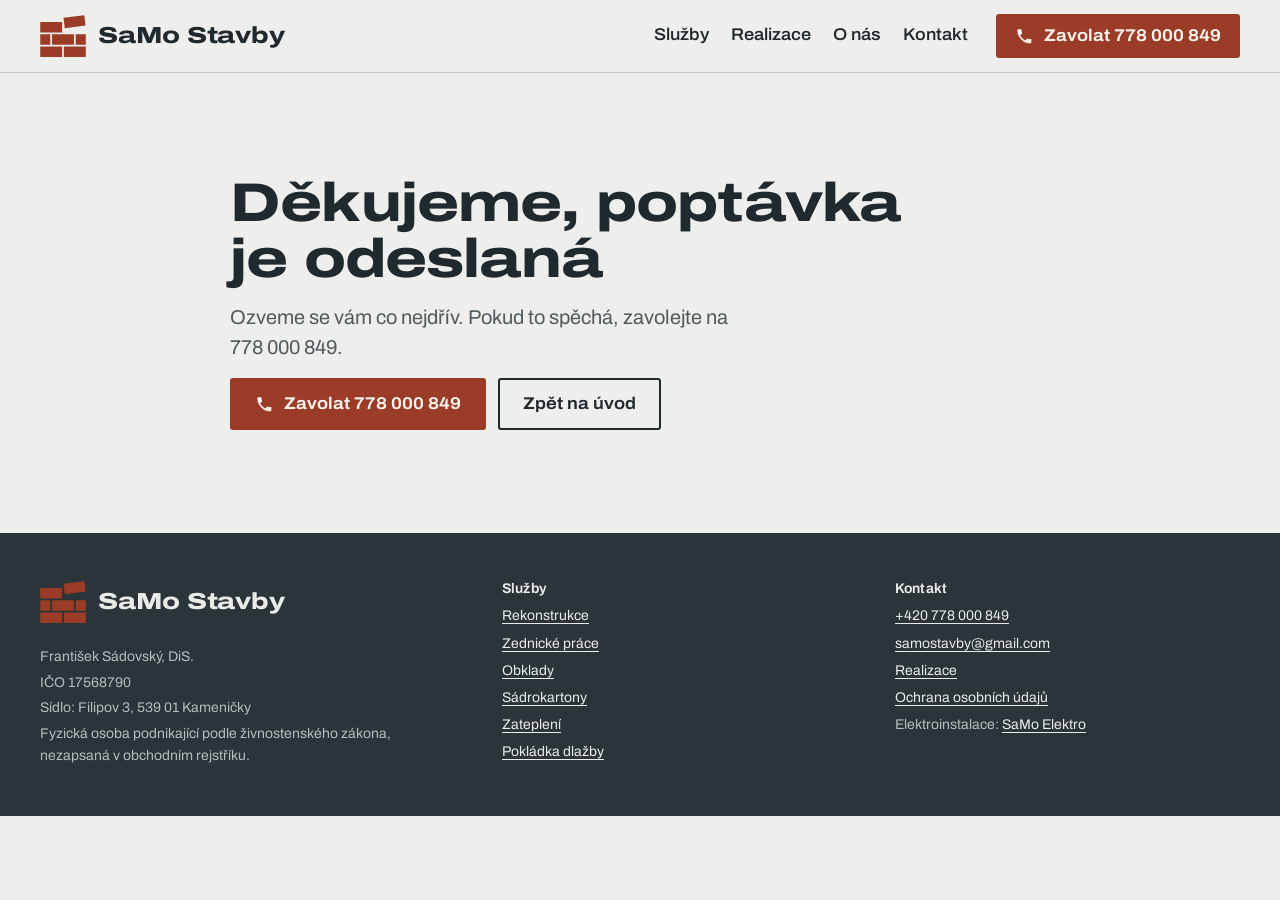
<file: dekujeme.html>
<!doctype html>
<html lang="cs">
<head>
<meta charset="utf-8">
<meta name="viewport" content="width=device-width, initial-scale=1, viewport-fit=cover">
<title>Poptávka odeslána | SaMo Stavby</title>
<meta name="description" content="Ozveme se vám co nejdřív. Pokud to spěchá, zavolejte na 778 000 849.">
<meta name="robots" content="noindex">
<link rel="canonical" href="https://samostavby.cz/dekujeme">
<meta property="og:type" content="website">
<meta property="og:locale" content="cs_CZ">
<meta property="og:site_name" content="SaMo Stavby">
<meta property="og:title" content="Poptávka odeslána | SaMo Stavby">
<meta property="og:description" content="Ozveme se vám co nejdřív. Pokud to spěchá, zavolejte na 778 000 849.">
<meta property="og:url" content="https://samostavby.cz/dekujeme">
<meta property="og:image" content="https://samostavby.cz/assets/img/og.png">
<meta property="og:image:width" content="1200">
<meta property="og:image:height" content="630">
<meta name="twitter:card" content="summary_large_image">
<meta name="theme-color" content="#eeefec" media="(prefers-color-scheme: light)">
<meta name="theme-color" content="#1c2226" media="(prefers-color-scheme: dark)">
<link rel="icon" href="/favicon.ico" sizes="48x48">
<link rel="icon" href="/assets/img/favicon-192.png" sizes="192x192" type="image/png">
<link rel="icon" href="/assets/img/favicon.svg" type="image/svg+xml">
<link rel="apple-touch-icon" href="/assets/img/apple-touch-icon.png">
<link rel="preload" href="assets/fonts/archivo-var.woff2" as="font" type="font/woff2" crossorigin>
<link rel="stylesheet" href="assets/css/site.css">
</head>
<body>
<a class="skip-link" href="#obsah">Přeskočit na obsah</a>
<header class="site-header">
  <div class="wrap header-inner">
    <a class="brand" href="/home" aria-label="SaMo Stavby, úvodní stránka">
      <svg class="brand-mark" viewBox="0 -8 52 48" aria-hidden="true" focusable="false"><rect x="0" y="0" width="25" height="12"/><rect x="28" y="-5" width="24" height="12" transform="rotate(-7 28 7)"/><rect x="0" y="14" width="11.5" height="12"/><rect x="13.5" y="14" width="25" height="12"/><rect x="40.5" y="14" width="11.5" height="12"/><rect x="0" y="28" width="25" height="12"/><rect x="27" y="28" width="25" height="12"/></svg>
      <span class="brand-text"><span class="brand-name">SaMo Stavby</span></span>
    </a>
    <nav class="main-nav" aria-label="Hlavní menu">
      <a href="/home#sluzby">Služby</a>
      <a href="/realizace">Realizace</a>
      <a href="/home#o-nas">O nás</a>
      <a href="/kontakt">Kontakt</a>
    </nav>
    <a class="btn btn--brick header-call" href="tel:+420778000849"><svg viewBox="0 0 24 24" aria-hidden="true" focusable="false"><path fill="currentColor" d="M6.6 10.8a15.1 15.1 0 0 0 6.6 6.6l2.2-2.2a1 1 0 0 1 1-.25 11.4 11.4 0 0 0 3.6.57 1 1 0 0 1 1 1V20a1 1 0 0 1-1 1A17 17 0 0 1 3 4a1 1 0 0 1 1-1h3.5a1 1 0 0 1 1 1c0 1.25.2 2.45.57 3.57a1 1 0 0 1-.25 1z"/></svg><span><span class="call-label">Zavolat </span>778 000 849</span></a>
  </div>
</header>

<main id="obsah">
  <section class="section">
    <div class="wrap stack" style="max-width:calc(820px + 2 * var(--gutter))">
      <h1 style="font-size:clamp(2rem,1.4rem + 2.6vw,3.4rem)">Děkujeme, poptávka je odeslaná</h1>
      <p class="lead">Ozveme se vám co nejdřív. Pokud to spěchá, zavolejte na 778 000 849.</p>
      <div class="actions">
        <a class="btn btn--brick" href="tel:+420778000849"><svg viewBox="0 0 24 24" aria-hidden="true" focusable="false"><path fill="currentColor" d="M6.6 10.8a15.1 15.1 0 0 0 6.6 6.6l2.2-2.2a1 1 0 0 1 1-.25 11.4 11.4 0 0 0 3.6.57 1 1 0 0 1 1 1V20a1 1 0 0 1-1 1A17 17 0 0 1 3 4a1 1 0 0 1 1-1h3.5a1 1 0 0 1 1 1c0 1.25.2 2.45.57 3.57a1 1 0 0 1-.25 1z"/></svg>Zavolat 778 000 849</a>
        <a class="btn btn--line" href="/home">Zpět na úvod</a>
      </div>
    </div>
  </section>
</main>
<footer class="site-footer">
  <div class="wrap footer-grid">
    <div>
      <a class="brand" href="/home" aria-label="SaMo Stavby, úvodní stránka">
        <svg class="brand-mark" viewBox="0 -8 52 48" aria-hidden="true" focusable="false"><rect x="0" y="0" width="25" height="12"/><rect x="28" y="-5" width="24" height="12" transform="rotate(-7 28 7)"/><rect x="0" y="14" width="11.5" height="12"/><rect x="13.5" y="14" width="25" height="12"/><rect x="40.5" y="14" width="11.5" height="12"/><rect x="0" y="28" width="25" height="12"/><rect x="27" y="28" width="25" height="12"/></svg>
        <span class="brand-text"><span class="brand-name">SaMo Stavby</span></span>
      </a>
      <div class="footer-legal">
        <span>František Sádovský, DiS.</span>
        <span>IČO 17568790</span>
        <span>Sídlo: Filipov 3, 539 01 Kameničky</span>
        <span>Fyzická osoba podnikající podle živnostenského zákona, nezapsaná v obchodním rejstříku.</span>
      </div>
    </div>
    <nav aria-label="Služby">
      <h2>Služby</h2>
      <ul>
          <li><a href="/rekonstrukce">Rekonstrukce</a></li>
          <li><a href="/zednicke-prace">Zednické práce</a></li>
          <li><a href="/obklady">Obklady</a></li>
          <li><a href="/sadrokartony">Sádrokartony</a></li>
          <li><a href="/zatepleni">Zateplení</a></li>
          <li><a href="/pokladka-dlazby">Pokládka dlažby</a></li>
      </ul>
    </nav>
    <div>
      <h2>Kontakt</h2>
      <ul>
        <li><a href="tel:+420778000849">+420 778 000 849</a></li>
        <li><a href="mailto:samostavby@gmail.com">samostavby@gmail.com</a></li>
        <li><a href="/realizace">Realizace</a></li>
        <li><a href="/ochrana-osobnich-udaju">Ochrana osobních údajů</a></li>
        <li>Elektroinstalace: <a href="https://samoelektro.cz" target="_blank" rel="noopener">SaMo Elektro</a></li>
      </ul>
    </div>
  </div>
</footer>
<script src="assets/js/site.js" defer></script>
</body>
</html>
</file>
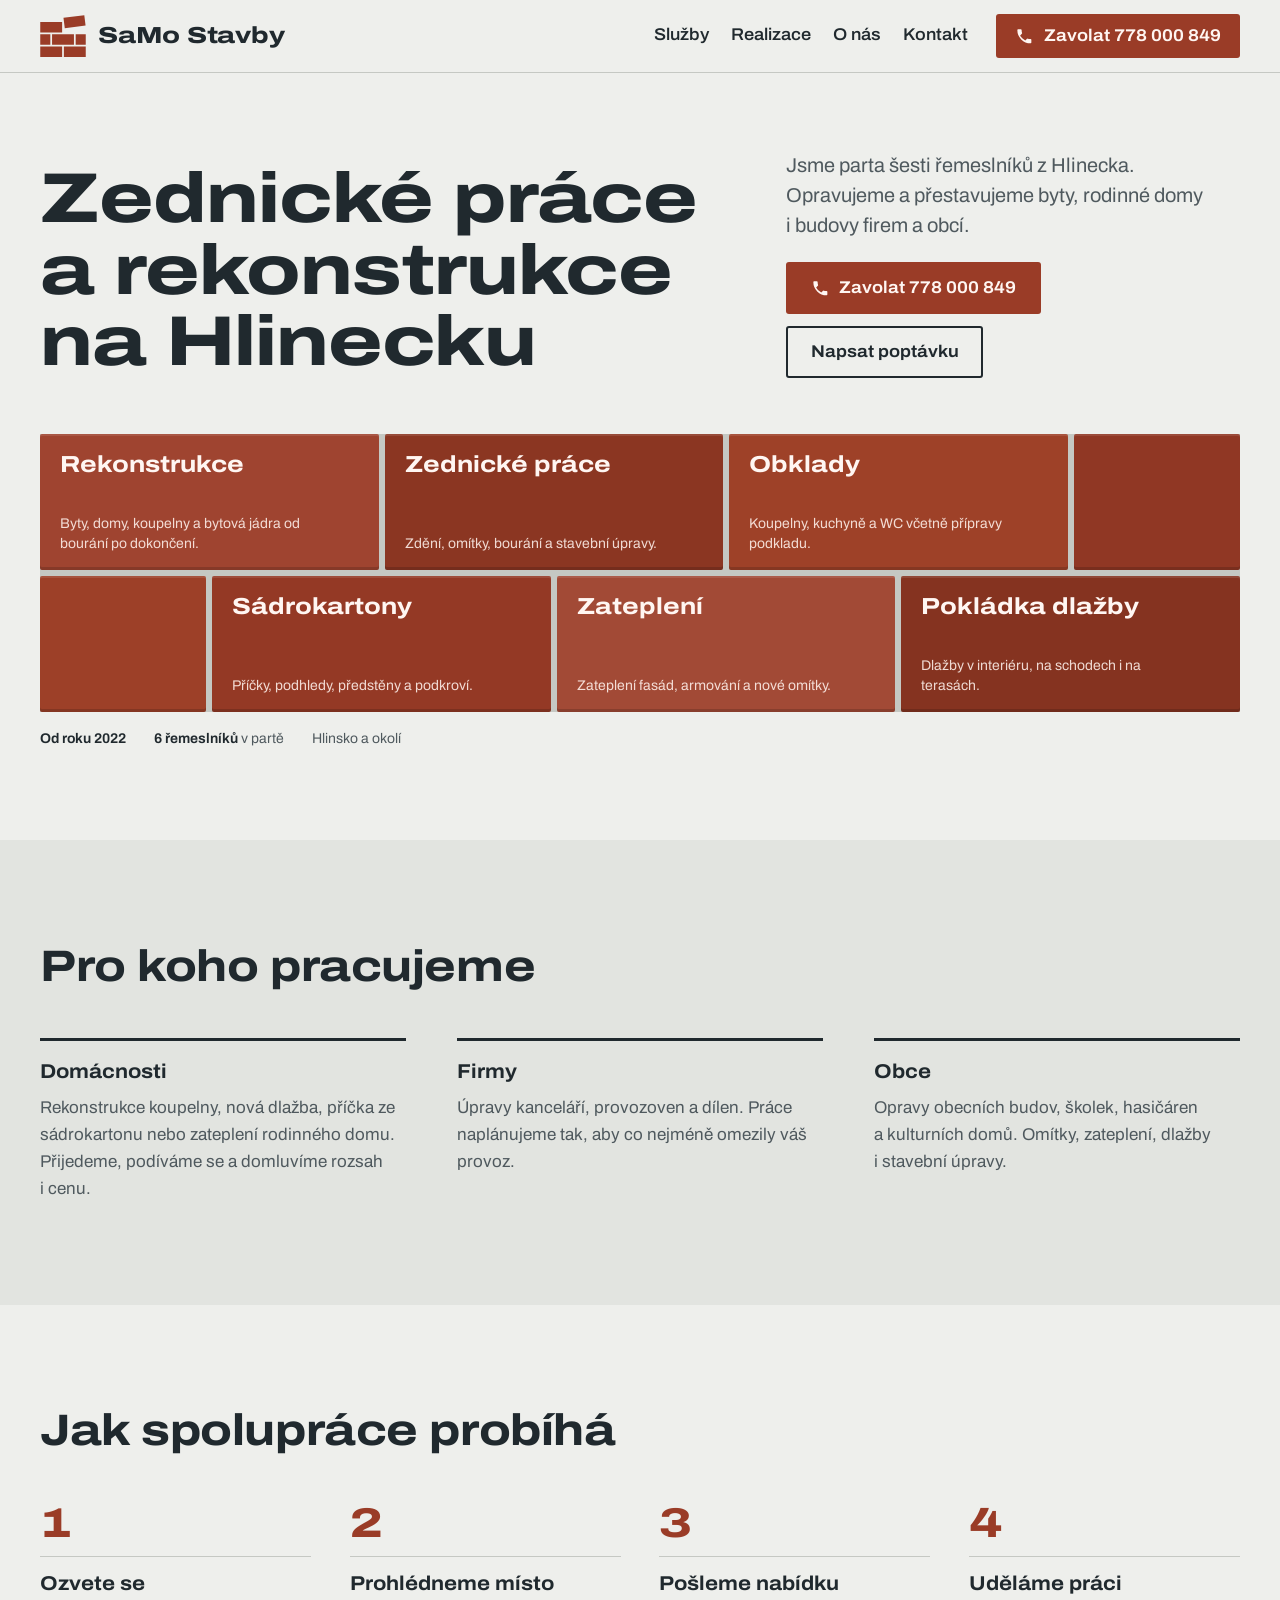
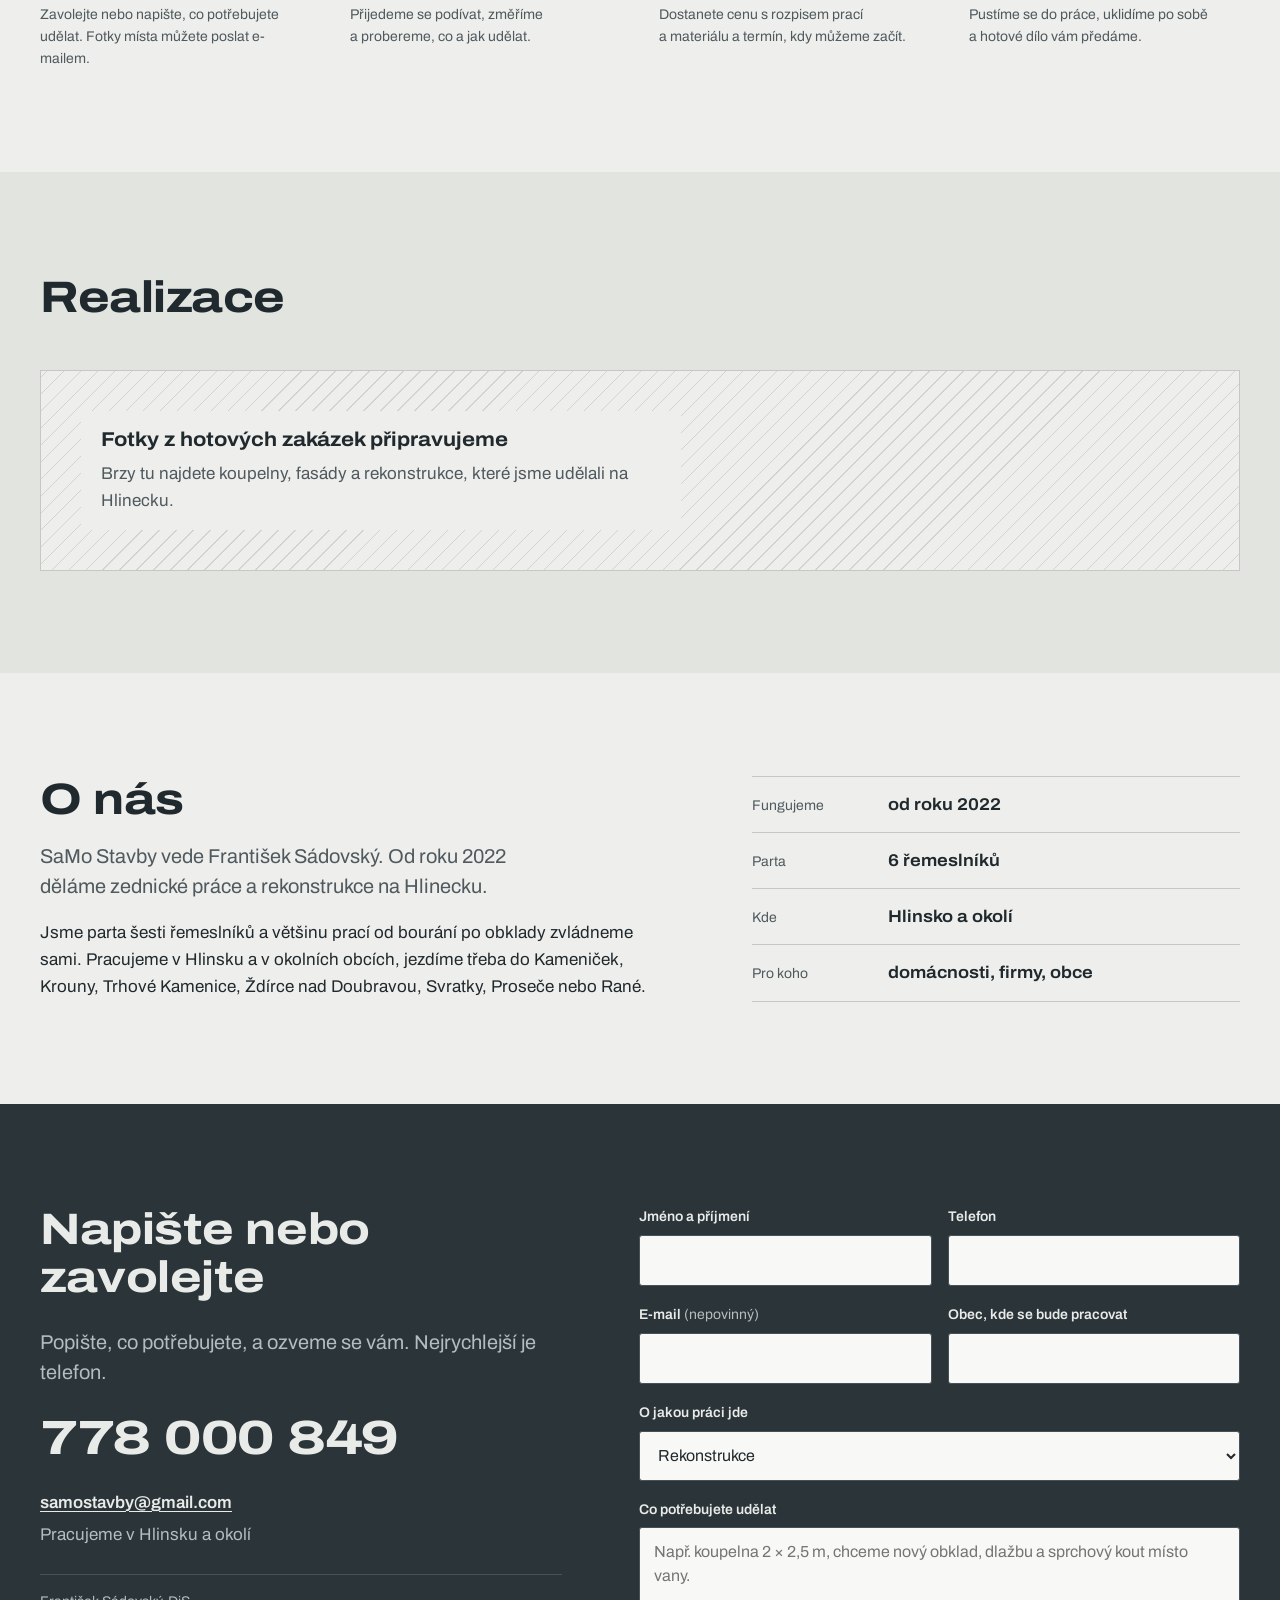
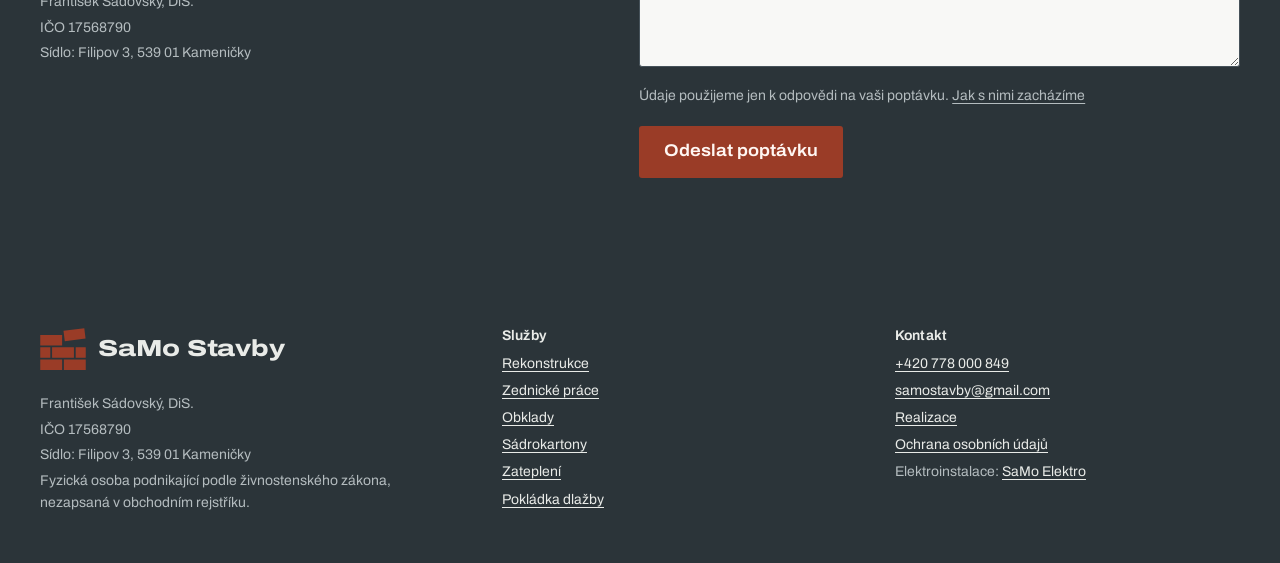
<file: home.html>
<!doctype html>
<html lang="cs">
<head>
<meta charset="utf-8">
<meta name="viewport" content="width=device-width, initial-scale=1, viewport-fit=cover">
<title>Zednické práce a rekonstrukce Hlinsko | SaMo Stavby</title>
<meta name="description" content="SaMo Stavby: zednické práce, rekonstrukce bytů a domů, obklady, sádrokartony, zateplení a pokládka dlažby v Hlinsku a okolí. Parta šesti řemeslníků, pracujeme od roku 2022.">
<link rel="canonical" href="https://samostavby.cz/home">
<meta property="og:type" content="website">
<meta property="og:locale" content="cs_CZ">
<meta property="og:site_name" content="SaMo Stavby">
<meta property="og:title" content="Zednické práce a rekonstrukce Hlinsko | SaMo Stavby">
<meta property="og:description" content="SaMo Stavby: zednické práce, rekonstrukce bytů a domů, obklady, sádrokartony, zateplení a pokládka dlažby v Hlinsku a okolí. Parta šesti řemeslníků, pracujeme od roku 2022.">
<meta property="og:url" content="https://samostavby.cz/home">
<meta property="og:image" content="https://samostavby.cz/assets/img/og.png">
<meta property="og:image:width" content="1200">
<meta property="og:image:height" content="630">
<meta name="twitter:card" content="summary_large_image">
<meta name="theme-color" content="#eeefec" media="(prefers-color-scheme: light)">
<meta name="theme-color" content="#1c2226" media="(prefers-color-scheme: dark)">
<link rel="icon" href="/favicon.ico" sizes="48x48">
<link rel="icon" href="/assets/img/favicon-192.png" sizes="192x192" type="image/png">
<link rel="icon" href="/assets/img/favicon.svg" type="image/svg+xml">
<link rel="apple-touch-icon" href="/assets/img/apple-touch-icon.png">
<link rel="preload" href="assets/fonts/archivo-var.woff2" as="font" type="font/woff2" crossorigin>
<link rel="stylesheet" href="assets/css/site.css">
<script type="application/ld+json">{
 "@context": "https://schema.org",
 "@type": "GeneralContractor",
 "@id": "https://samostavby.cz/#firma",
 "name": "SaMo Stavby",
 "legalName": "František Sádovský, DiS.",
 "description": "Zednické práce, rekonstrukce, obklady, sádrokartony, zateplení a pokládka dlažby v Hlinsku a okolí.",
 "url": "https://samostavby.cz/home",
 "logo": "https://samostavby.cz/assets/img/logo.png",
 "image": "https://samostavby.cz/assets/img/og.png",
 "telephone": "+420 778 000 849",
 "email": "samostavby@gmail.com",
 "foundingDate": "2022-09-23",
 "founder": {
  "@type": "Person",
  "name": "František Sádovský"
 },
 "identifier": {
  "@type": "PropertyValue",
  "propertyID": "IČO",
  "value": "17568790"
 },
 "address": {
  "@type": "PostalAddress",
  "streetAddress": "Filipov 3",
  "addressLocality": "Kameničky",
  "postalCode": "539 01",
  "addressRegion": "Pardubický kraj",
  "addressCountry": "CZ"
 },
 "areaServed": [
  {
   "@type": "City",
   "name": "Hlinsko"
  },
  {
   "@type": "City",
   "name": "Kameničky"
  },
  {
   "@type": "City",
   "name": "Krouna"
  },
  {
   "@type": "City",
   "name": "Trhová Kamenice"
  },
  {
   "@type": "City",
   "name": "Ždírec nad Doubravou"
  },
  {
   "@type": "City",
   "name": "Svratka"
  },
  {
   "@type": "City",
   "name": "Proseč"
  },
  {
   "@type": "City",
   "name": "Raná"
  },
  {
   "@type": "City",
   "name": "Skuteč"
  },
  {
   "@type": "City",
   "name": "Polička"
  },
  {
   "@type": "City",
   "name": "Chotěboř"
  },
  {
   "@type": "City",
   "name": "Žďár nad Sázavou"
  }
 ],
 "hasOfferCatalog": {
  "@type": "OfferCatalog",
  "name": "Stavební práce",
  "itemListElement": [
   {
    "@type": "Offer",
    "itemOffered": {
     "@type": "Service",
     "name": "Rekonstrukce",
     "url": "https://samostavby.cz/rekonstrukce"
    }
   },
   {
    "@type": "Offer",
    "itemOffered": {
     "@type": "Service",
     "name": "Zednické práce",
     "url": "https://samostavby.cz/zednicke-prace"
    }
   },
   {
    "@type": "Offer",
    "itemOffered": {
     "@type": "Service",
     "name": "Obklady",
     "url": "https://samostavby.cz/obklady"
    }
   },
   {
    "@type": "Offer",
    "itemOffered": {
     "@type": "Service",
     "name": "Sádrokartony",
     "url": "https://samostavby.cz/sadrokartony"
    }
   },
   {
    "@type": "Offer",
    "itemOffered": {
     "@type": "Service",
     "name": "Zateplení",
     "url": "https://samostavby.cz/zatepleni"
    }
   },
   {
    "@type": "Offer",
    "itemOffered": {
     "@type": "Service",
     "name": "Pokládka dlažby",
     "url": "https://samostavby.cz/pokladka-dlazby"
    }
   }
  ]
 }
}</script>
<script type="application/ld+json">{
 "@context": "https://schema.org",
 "@type": "WebSite",
 "name": "SaMo Stavby",
 "url": "https://samostavby.cz/",
 "inLanguage": "cs"
}</script>
</head>
<body>
<a class="skip-link" href="#obsah">Přeskočit na obsah</a>
<header class="site-header">
  <div class="wrap header-inner">
    <a class="brand" href="/home" aria-label="SaMo Stavby, úvodní stránka">
      <svg class="brand-mark" viewBox="0 -8 52 48" aria-hidden="true" focusable="false"><rect x="0" y="0" width="25" height="12"/><rect x="28" y="-5" width="24" height="12" transform="rotate(-7 28 7)"/><rect x="0" y="14" width="11.5" height="12"/><rect x="13.5" y="14" width="25" height="12"/><rect x="40.5" y="14" width="11.5" height="12"/><rect x="0" y="28" width="25" height="12"/><rect x="27" y="28" width="25" height="12"/></svg>
      <span class="brand-text"><span class="brand-name">SaMo Stavby</span></span>
    </a>
    <nav class="main-nav" aria-label="Hlavní menu">
      <a href="/home#sluzby">Služby</a>
      <a href="/realizace">Realizace</a>
      <a href="/home#o-nas">O nás</a>
      <a href="/kontakt">Kontakt</a>
    </nav>
    <a class="btn btn--brick header-call" href="tel:+420778000849"><svg viewBox="0 0 24 24" aria-hidden="true" focusable="false"><path fill="currentColor" d="M6.6 10.8a15.1 15.1 0 0 0 6.6 6.6l2.2-2.2a1 1 0 0 1 1-.25 11.4 11.4 0 0 0 3.6.57 1 1 0 0 1 1 1V20a1 1 0 0 1-1 1A17 17 0 0 1 3 4a1 1 0 0 1 1-1h3.5a1 1 0 0 1 1 1c0 1.25.2 2.45.57 3.57a1 1 0 0 1-.25 1z"/></svg><span><span class="call-label">Zavolat </span>778 000 849</span></a>
  </div>
</header>

<main id="obsah">
  <section class="hero">
    <div class="wrap">
      <div class="hero-text">
        <h1>Zednické práce a rekonstrukce na Hlinecku</h1>
        <p class="lead">Jsme parta šesti řemeslníků z Hlinecka. Opravujeme a přestavujeme byty, rodinné domy i budovy firem a obcí.</p>
        <div class="actions">
          <a class="btn btn--brick" href="tel:+420778000849"><svg viewBox="0 0 24 24" aria-hidden="true" focusable="false"><path fill="currentColor" d="M6.6 10.8a15.1 15.1 0 0 0 6.6 6.6l2.2-2.2a1 1 0 0 1 1-.25 11.4 11.4 0 0 0 3.6.57 1 1 0 0 1 1 1V20a1 1 0 0 1-1 1A17 17 0 0 1 3 4a1 1 0 0 1 1-1h3.5a1 1 0 0 1 1 1c0 1.25.2 2.45.57 3.57a1 1 0 0 1-.25 1z"/></svg>Zavolat 778 000 849</a>
          <a class="btn btn--line" href="/kontakt#poptavka">Napsat poptávku</a>
        </div>
      </div>
      <h2 class="visually-hidden" id="sluzby">Služby</h2>
      <ul class="wall" aria-label="Služby">
    <li><a class="brick b1" href="/rekonstrukce"><span class="brick-name">Rekonstrukce</span><span class="brick-desc">Byty, domy, koupelny a bytová jádra od bourání po dokončení.</span></a></li>
    <li><a class="brick b2" href="/zednicke-prace"><span class="brick-name">Zednické práce</span><span class="brick-desc">Zdění, omítky, bourání a stavební úpravy.</span></a></li>
    <li><a class="brick b3" href="/obklady"><span class="brick-name">Obklady</span><span class="brick-desc">Koupelny, kuchyně a WC včetně přípravy podkladu.</span></a></li>
    <li><a class="brick b4" href="/sadrokartony"><span class="brick-name">Sádrokartony</span><span class="brick-desc">Příčky, podhledy, předstěny a podkroví.</span></a></li>
    <li><a class="brick b5" href="/zatepleni"><span class="brick-name">Zateplení</span><span class="brick-desc">Zateplení fasád, armování a nové omítky.</span></a></li>
    <li><a class="brick b6" href="/pokladka-dlazby"><span class="brick-name">Pokládka dlažby</span><span class="brick-desc">Dlažby v interiéru, na schodech i na terasách.</span></a></li>
    <li aria-hidden="true"><span class="brick brick--half p1"></span></li>
    <li aria-hidden="true"><span class="brick brick--half p2"></span></li>
    <li aria-hidden="true"><span class="brick brick--half p3"></span></li>
    <li aria-hidden="true"><span class="brick brick--half p4"></span></li>
    <li aria-hidden="true"><span class="brick brick--half p5"></span></li>
    <li aria-hidden="true"><span class="brick brick--half p6"></span></li>
  </ul>
      <p class="wall-foot"><span><strong>Od roku 2022</strong></span><span><strong>6 řemeslníků</strong> v partě</span><span>Hlinsko a okolí</span></p>
    </div>
  </section>

  <section class="section section--alt" aria-labelledby="pro-koho">
    <div class="wrap">
      <div class="section-head">
        <h2 id="pro-koho">Pro koho pracujeme</h2>
      </div>
      <div class="audiences">
        <div class="audience">
          <h3>Domácnosti</h3>
          <p>Rekonstrukce koupelny, nová dlažba, příčka ze sádrokartonu nebo zateplení rodinného domu. Přijedeme, podíváme se a domluvíme rozsah i cenu.</p>
        </div>
        <div class="audience">
          <h3>Firmy</h3>
          <p>Úpravy kanceláří, provozoven a dílen. Práce naplánujeme tak, aby co nejméně omezily váš provoz.</p>
        </div>
        <div class="audience">
          <h3>Obce</h3>
          <p>Opravy obecních budov, školek, hasičáren a kulturních domů. Omítky, zateplení, dlažby i stavební úpravy.</p>
        </div>
      </div>
    </div>
  </section>

  <section class="section" aria-labelledby="postup">
    <div class="wrap">
      <div class="section-head">
        <h2 id="postup">Jak spolupráce probíhá</h2>
      </div>
      <ol class="steps">
        <li class="step"><h3>Ozvete se</h3><p>Zavolejte nebo napište, co potřebujete udělat. Fotky místa můžete poslat e-mailem.</p></li>
        <li class="step"><h3>Prohlédneme místo</h3><p>Přijedeme se podívat, změříme a probereme, co a jak udělat.</p></li>
        <li class="step"><h3>Pošleme nabídku</h3><p>Dostanete cenu s rozpisem prací a materiálu a termín, kdy můžeme začít.</p></li>
        <li class="step"><h3>Uděláme práci</h3><p>Pustíme se do práce, uklidíme po sobě a hotové dílo vám předáme.</p></li>
      </ol>
    </div>
  </section>

  <section class="section section--alt" aria-labelledby="realizace">
    <div class="wrap">
      <div class="section-head">
        <h2 id="realizace">Realizace</h2>
      </div>
      <div class="empty-state">
        <div>
          <h3>Fotky z hotových zakázek připravujeme</h3>
          <p class="muted">Brzy tu najdete koupelny, fasády a rekonstrukce, které jsme udělali na Hlinecku.</p>
        </div>
      </div>
    </div>
  </section>

  <section class="section" aria-labelledby="o-nas">
    <div class="wrap about">
      <div class="about-text">
        <h2 id="o-nas">O nás</h2>
        <p class="lead">SaMo Stavby vede František Sádovský. Od roku 2022 děláme zednické práce a rekonstrukce na Hlinecku.</p>
        <p class="measure">Jsme parta šesti řemeslníků a většinu prací od bourání po obklady zvládneme sami. Pracujeme v Hlinsku a v okolních obcích, jezdíme třeba do Kameniček, Krouny, Trhové Kamenice, Ždírce nad Doubravou, Svratky, Proseče nebo Rané.</p>
      </div>
      <dl class="facts">
        <div><dt>Fungujeme</dt><dd>od roku 2022</dd></div>
        <div><dt>Parta</dt><dd>6 řemeslníků</dd></div>
        <div><dt>Kde</dt><dd>Hlinsko a okolí</dd></div>
        <div><dt>Pro koho</dt><dd>domácnosti, firmy, obce</dd></div>
      </dl>
    </div>
  </section>

  <section class="section contact-band" id="kontakt" aria-labelledby="kontakt-nadpis">
    <div class="wrap contact-grid">
      <div class="contact-info">
      <h2><span id="kontakt-nadpis">Napište nebo zavolejte</span></h2>
      <p class="lead">Popište, co potřebujete, a ozveme se vám. Nejrychlejší je telefon.</p>
      <a class="contact-phone" href="tel:+420778000849">778 000 849</a>
      <div class="contact-lines">
        <a href="mailto:samostavby@gmail.com">samostavby@gmail.com</a>
        <span class="muted">Pracujeme v Hlinsku a okolí</span>
      </div>
      <div class="legal-block">
        <span>František Sádovský, DiS.</span>
        <span>IČO 17568790</span>
        <span>Sídlo: Filipov 3, 539 01 Kameničky</span>
      </div>
    </div>
      <form class="form" data-poptavka action="https://formsubmit.co/samostavby@gmail.com" method="POST">
      <input type="hidden" name="_subject" value="Nová poptávka z webu samostavby.cz">
      <input type="hidden" name="_template" value="table">
      <input type="hidden" name="_next" value="https://samostavby.cz/dekujeme">
      <div class="hp" aria-hidden="true"><label for="_honey">Nevyplňujte</label><input type="text" id="_honey" name="_honey" tabindex="-1" autocomplete="off"></div>
      <div class="field">
        <label for="jmeno">Jméno a příjmení</label>
        <input id="jmeno" name="Jméno" type="text" autocomplete="name" required>
      </div>
      <div class="field">
        <label for="telefon">Telefon</label>
        <input id="telefon" name="Telefon" type="tel" autocomplete="tel" inputmode="tel" required>
      </div>
      <div class="field">
        <label for="email">E-mail <span class="opt">(nepovinný)</span></label>
        <input id="email" name="email" type="email" autocomplete="email">
      </div>
      <div class="field">
        <label for="obec">Obec, kde se bude pracovat</label>
        <input id="obec" name="Obec" type="text" autocomplete="address-level2">
      </div>
      <div class="field full">
        <label for="sluzba">O jakou práci jde</label>
        <select id="sluzba" name="Služba">
          <option data-slug="rekonstrukce">Rekonstrukce</option>
          <option data-slug="zednicke-prace">Zednické práce</option>
          <option data-slug="obklady">Obklady</option>
          <option data-slug="sadrokartony">Sádrokartony</option>
          <option data-slug="zatepleni">Zateplení</option>
          <option data-slug="pokladka-dlazby">Pokládka dlažby</option>
          <option data-slug="jine">Něco jiného</option>
        </select>
      </div>
      <div class="field full">
        <label for="zprava">Co potřebujete udělat</label>
        <textarea id="zprava" name="Zpráva" required placeholder="Např. koupelna 2 × 2,5 m, chceme nový obklad, dlažbu a sprchový kout místo vany."></textarea>
      </div>
      <p class="form-note full">Údaje použijeme jen k odpovědi na vaši poptávku. <a href="/ochrana-osobnich-udaju">Jak s nimi zacházíme</a></p>
      <div class="full actions">
        <button class="btn btn--brick" type="submit">Odeslat poptávku</button>
      </div>
      <p class="form-status full" role="status" hidden></p>
    </form>
    <div class="form-done" tabindex="-1" role="status" hidden>
      <h3>Děkujeme, poptávka je odeslaná</h3>
      <p>Ozveme se vám co nejdřív. Pokud to spěchá, zavolejte na <a href="tel:+420778000849">778&nbsp;000&nbsp;849</a>.</p>
      <div class="actions"><button class="btn btn--line" type="button" data-form-again>Poslat další poptávku</button></div>
    </div>
    <div class="form-done form-fail" tabindex="-1" role="alert" hidden>
      <h3>Poptávku se nepodařilo odeslat</h3>
      <p>Zkuste to prosím znovu, nebo zavolejte na <a href="tel:+420778000849">778&nbsp;000&nbsp;849</a> či napište na <a href="mailto:samostavby@gmail.com">samostavby@gmail.com</a>.</p>
      <div class="actions"><button class="btn btn--brick" type="button" data-form-retry>Odeslat znovu</button></div>
    </div>
    </div>
  </section>
</main>
<footer class="site-footer">
  <div class="wrap footer-grid">
    <div>
      <a class="brand" href="/home" aria-label="SaMo Stavby, úvodní stránka">
        <svg class="brand-mark" viewBox="0 -8 52 48" aria-hidden="true" focusable="false"><rect x="0" y="0" width="25" height="12"/><rect x="28" y="-5" width="24" height="12" transform="rotate(-7 28 7)"/><rect x="0" y="14" width="11.5" height="12"/><rect x="13.5" y="14" width="25" height="12"/><rect x="40.5" y="14" width="11.5" height="12"/><rect x="0" y="28" width="25" height="12"/><rect x="27" y="28" width="25" height="12"/></svg>
        <span class="brand-text"><span class="brand-name">SaMo Stavby</span></span>
      </a>
      <div class="footer-legal">
        <span>František Sádovský, DiS.</span>
        <span>IČO 17568790</span>
        <span>Sídlo: Filipov 3, 539 01 Kameničky</span>
        <span>Fyzická osoba podnikající podle živnostenského zákona, nezapsaná v obchodním rejstříku.</span>
      </div>
    </div>
    <nav aria-label="Služby">
      <h2>Služby</h2>
      <ul>
          <li><a href="/rekonstrukce">Rekonstrukce</a></li>
          <li><a href="/zednicke-prace">Zednické práce</a></li>
          <li><a href="/obklady">Obklady</a></li>
          <li><a href="/sadrokartony">Sádrokartony</a></li>
          <li><a href="/zatepleni">Zateplení</a></li>
          <li><a href="/pokladka-dlazby">Pokládka dlažby</a></li>
      </ul>
    </nav>
    <div>
      <h2>Kontakt</h2>
      <ul>
        <li><a href="tel:+420778000849">+420 778 000 849</a></li>
        <li><a href="mailto:samostavby@gmail.com">samostavby@gmail.com</a></li>
        <li><a href="/realizace">Realizace</a></li>
        <li><a href="/ochrana-osobnich-udaju">Ochrana osobních údajů</a></li>
        <li>Elektroinstalace: <a href="https://samoelektro.cz" target="_blank" rel="noopener">SaMo Elektro</a></li>
      </ul>
    </div>
  </div>
</footer>
<script src="assets/js/site.js" defer></script>
</body>
</html>
</file>
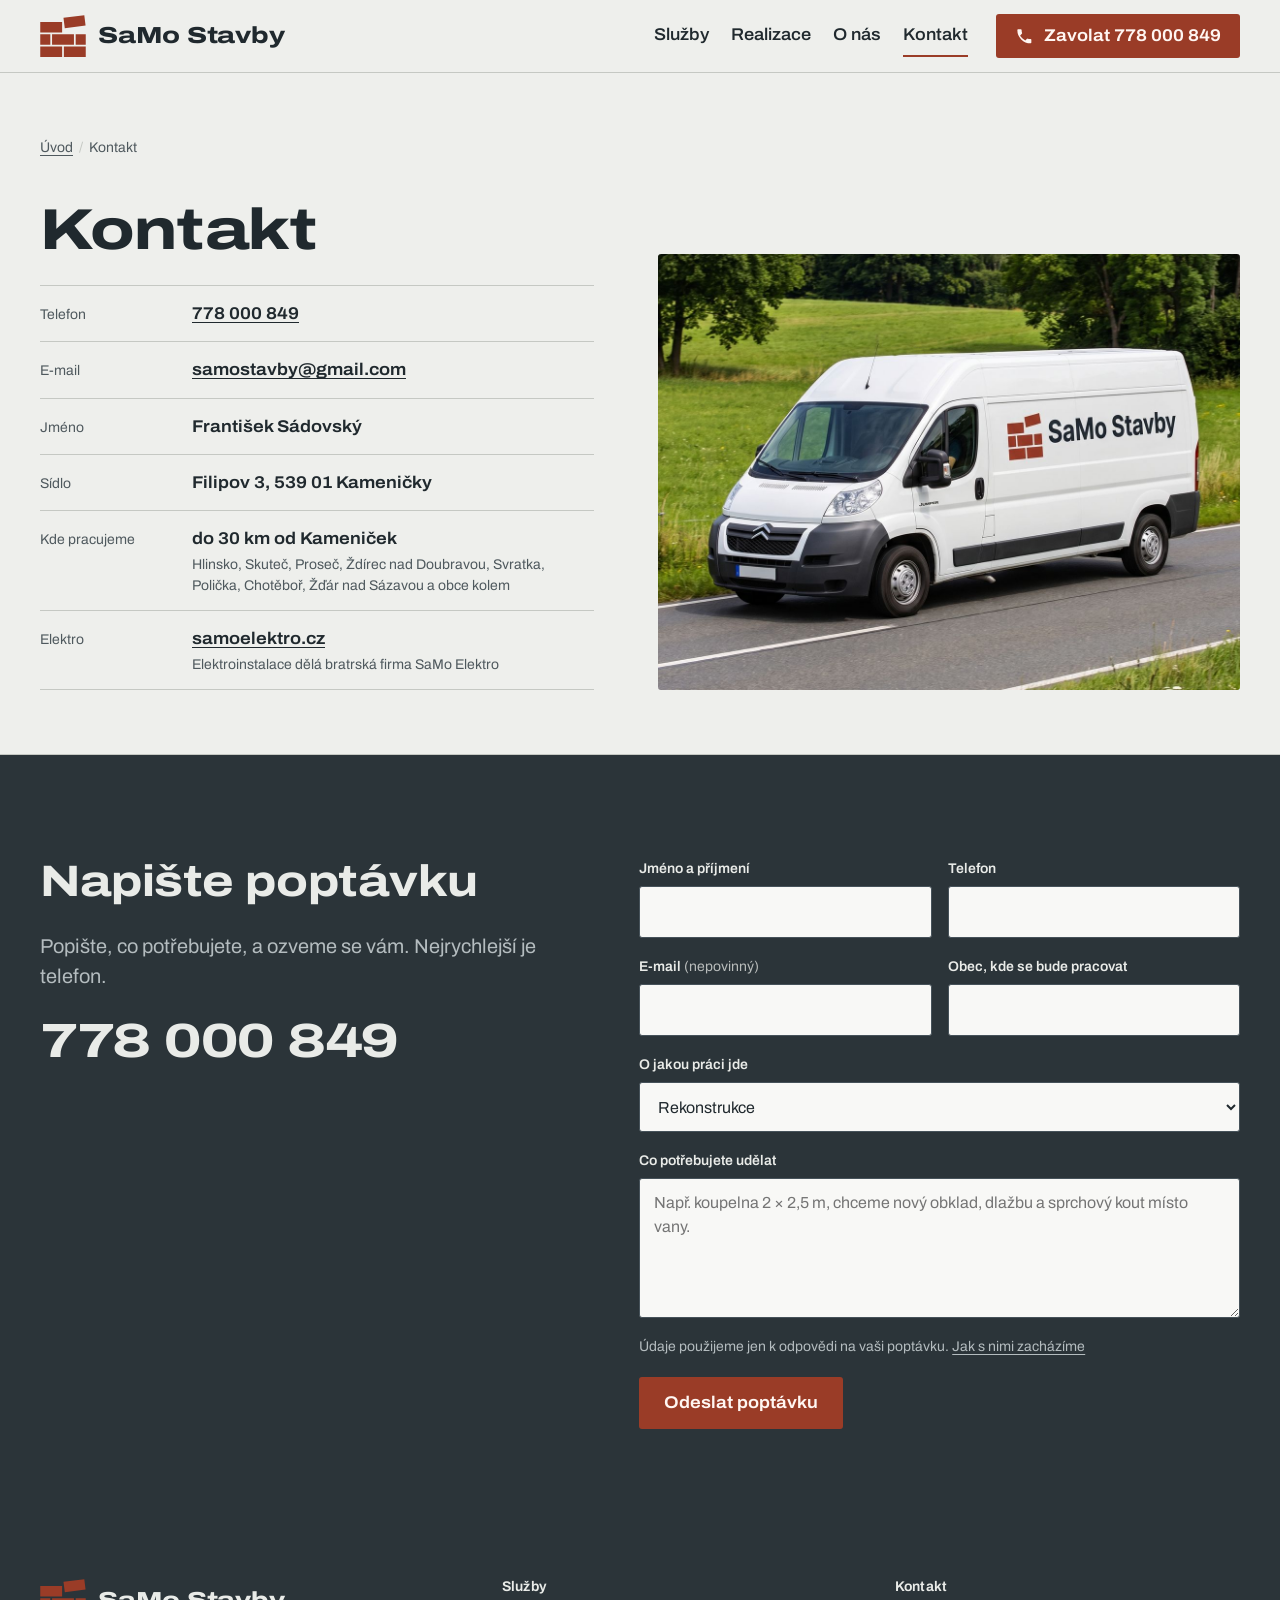
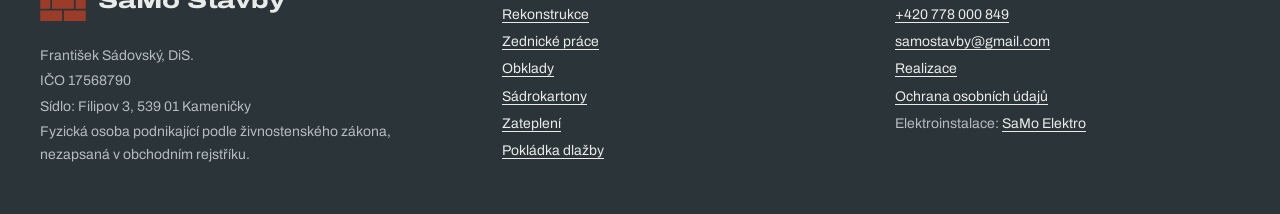
<file: kontakt.html>
<!doctype html>
<html lang="cs">
<head>
<meta charset="utf-8">
<meta name="viewport" content="width=device-width, initial-scale=1, viewport-fit=cover">
<title>Kontakt | SaMo Stavby</title>
<meta name="description" content="Kontakt na SaMo Stavby: telefon +420 778 000 849, e-mail samostavby@gmail.com. Zednické práce a rekonstrukce v Hlinsku a okolí.">
<link rel="canonical" href="https://samostavby.cz/kontakt">
<meta property="og:type" content="website">
<meta property="og:locale" content="cs_CZ">
<meta property="og:site_name" content="SaMo Stavby">
<meta property="og:title" content="Kontakt | SaMo Stavby">
<meta property="og:description" content="Kontakt na SaMo Stavby: telefon +420 778 000 849, e-mail samostavby@gmail.com. Zednické práce a rekonstrukce v Hlinsku a okolí.">
<meta property="og:url" content="https://samostavby.cz/kontakt">
<meta property="og:image" content="https://samostavby.cz/assets/img/og.png">
<meta property="og:image:width" content="1200">
<meta property="og:image:height" content="630">
<meta name="twitter:card" content="summary_large_image">
<meta name="theme-color" content="#eeefec" media="(prefers-color-scheme: light)">
<meta name="theme-color" content="#1c2226" media="(prefers-color-scheme: dark)">
<link rel="icon" href="/favicon.ico" sizes="48x48">
<link rel="icon" href="/assets/img/favicon-192.png" sizes="192x192" type="image/png">
<link rel="icon" href="/assets/img/favicon.svg" type="image/svg+xml">
<link rel="apple-touch-icon" href="/assets/img/apple-touch-icon.png">
<link rel="preload" href="assets/fonts/archivo-var.woff2" as="font" type="font/woff2" crossorigin>
<link rel="stylesheet" href="assets/css/site.css">
<script type="application/ld+json">{
 "@context": "https://schema.org",
 "@type": "GeneralContractor",
 "@id": "https://samostavby.cz/#firma",
 "name": "SaMo Stavby",
 "legalName": "František Sádovský, DiS.",
 "description": "Zednické práce, rekonstrukce, obklady, sádrokartony, zateplení a pokládka dlažby v Hlinsku a okolí.",
 "url": "https://samostavby.cz/home",
 "logo": "https://samostavby.cz/assets/img/logo.png",
 "image": "https://samostavby.cz/assets/img/og.png",
 "telephone": "+420 778 000 849",
 "email": "samostavby@gmail.com",
 "foundingDate": "2022-09-23",
 "founder": {
  "@type": "Person",
  "name": "František Sádovský"
 },
 "identifier": {
  "@type": "PropertyValue",
  "propertyID": "IČO",
  "value": "17568790"
 },
 "address": {
  "@type": "PostalAddress",
  "streetAddress": "Filipov 3",
  "addressLocality": "Kameničky",
  "postalCode": "539 01",
  "addressRegion": "Pardubický kraj",
  "addressCountry": "CZ"
 },
 "areaServed": [
  {
   "@type": "City",
   "name": "Hlinsko"
  },
  {
   "@type": "City",
   "name": "Kameničky"
  },
  {
   "@type": "City",
   "name": "Krouna"
  },
  {
   "@type": "City",
   "name": "Trhová Kamenice"
  },
  {
   "@type": "City",
   "name": "Ždírec nad Doubravou"
  },
  {
   "@type": "City",
   "name": "Svratka"
  },
  {
   "@type": "City",
   "name": "Proseč"
  },
  {
   "@type": "City",
   "name": "Raná"
  },
  {
   "@type": "City",
   "name": "Skuteč"
  },
  {
   "@type": "City",
   "name": "Polička"
  },
  {
   "@type": "City",
   "name": "Chotěboř"
  },
  {
   "@type": "City",
   "name": "Žďár nad Sázavou"
  }
 ],
 "hasOfferCatalog": {
  "@type": "OfferCatalog",
  "name": "Stavební práce",
  "itemListElement": [
   {
    "@type": "Offer",
    "itemOffered": {
     "@type": "Service",
     "name": "Rekonstrukce",
     "url": "https://samostavby.cz/rekonstrukce"
    }
   },
   {
    "@type": "Offer",
    "itemOffered": {
     "@type": "Service",
     "name": "Zednické práce",
     "url": "https://samostavby.cz/zednicke-prace"
    }
   },
   {
    "@type": "Offer",
    "itemOffered": {
     "@type": "Service",
     "name": "Obklady",
     "url": "https://samostavby.cz/obklady"
    }
   },
   {
    "@type": "Offer",
    "itemOffered": {
     "@type": "Service",
     "name": "Sádrokartony",
     "url": "https://samostavby.cz/sadrokartony"
    }
   },
   {
    "@type": "Offer",
    "itemOffered": {
     "@type": "Service",
     "name": "Zateplení",
     "url": "https://samostavby.cz/zatepleni"
    }
   },
   {
    "@type": "Offer",
    "itemOffered": {
     "@type": "Service",
     "name": "Pokládka dlažby",
     "url": "https://samostavby.cz/pokladka-dlazby"
    }
   }
  ]
 }
}</script>
<script type="application/ld+json">{
 "@context": "https://schema.org",
 "@type": "BreadcrumbList",
 "itemListElement": [
  {
   "@type": "ListItem",
   "position": 1,
   "name": "Úvod",
   "item": "https://samostavby.cz/home"
  },
  {
   "@type": "ListItem",
   "position": 2,
   "name": "Kontakt",
   "item": "https://samostavby.cz/kontakt"
  }
 ]
}</script>
</head>
<body>
<a class="skip-link" href="#obsah">Přeskočit na obsah</a>
<header class="site-header">
  <div class="wrap header-inner">
    <a class="brand" href="/home" aria-label="SaMo Stavby, úvodní stránka">
      <svg class="brand-mark" viewBox="0 -8 52 48" aria-hidden="true" focusable="false"><rect x="0" y="0" width="25" height="12"/><rect x="28" y="-5" width="24" height="12" transform="rotate(-7 28 7)"/><rect x="0" y="14" width="11.5" height="12"/><rect x="13.5" y="14" width="25" height="12"/><rect x="40.5" y="14" width="11.5" height="12"/><rect x="0" y="28" width="25" height="12"/><rect x="27" y="28" width="25" height="12"/></svg>
      <span class="brand-text"><span class="brand-name">SaMo Stavby</span></span>
    </a>
    <nav class="main-nav" aria-label="Hlavní menu">
      <a href="/home#sluzby">Služby</a>
      <a href="/realizace">Realizace</a>
      <a href="/home#o-nas">O nás</a>
      <a href="/kontakt" aria-current="page">Kontakt</a>
    </nav>
    <a class="btn btn--brick header-call" href="tel:+420778000849"><svg viewBox="0 0 24 24" aria-hidden="true" focusable="false"><path fill="currentColor" d="M6.6 10.8a15.1 15.1 0 0 0 6.6 6.6l2.2-2.2a1 1 0 0 1 1-.25 11.4 11.4 0 0 0 3.6.57 1 1 0 0 1 1 1V20a1 1 0 0 1-1 1A17 17 0 0 1 3 4a1 1 0 0 1 1-1h3.5a1 1 0 0 1 1 1c0 1.25.2 2.45.57 3.57a1 1 0 0 1-.25 1z"/></svg><span><span class="call-label">Zavolat </span>778 000 849</span></a>
  </div>
</header>

<main id="obsah">
  <section class="page-hero">
    <div class="wrap">
      <nav class="crumbs" aria-label="Drobečková navigace"><ol><li><a href="/home">Úvod</a></li><li aria-current="page">Kontakt</li></ol></nav>
      <div class="contact-hero">
        <div class="contact-hero-text">
          <h1>Kontakt</h1>
          <dl class="facts contact-facts">
            <div><dt>Telefon</dt><dd><a href="tel:+420778000849">778 000 849</a></dd></div>
            <div><dt>E-mail</dt><dd><a href="mailto:samostavby@gmail.com">samostavby@gmail.com</a></dd></div>
            <div><dt>Jméno</dt><dd>František Sádovský</dd></div>
            <div><dt>Sídlo</dt><dd>Filipov 3, 539 01 Kameničky</dd></div>
            <div><dt>Kde pracujeme</dt><dd>do 30 km od Kameniček<span class="dd-note">Hlinsko, Skuteč, Proseč, Ždírec nad Doubravou, Svratka, Polička, Chotěboř, Žďár nad Sázavou a obce kolem</span></dd></div>
            <div><dt>Elektro</dt><dd><a href="https://samoelektro.cz" target="_blank" rel="noopener">samoelektro.cz</a><span class="dd-note">Elektroinstalace dělá bratrská firma SaMo Elektro</span></dd></div>
          </dl>
        </div>
        <figure class="van">
          <img src="/assets/img/dodavka-samo-stavby.jpg" width="1200" height="900" alt="Bílá dodávka SaMo Stavby s logem na boku na silnici mezi loukami">
        </figure>
      </div>
    </div>
  </section>

  <section class="section contact-band" id="poptavka" aria-labelledby="poptavka-nadpis">
    <div class="wrap contact-grid">
      <div class="contact-info">
      <h2><span id="poptavka-nadpis">Napište poptávku</span></h2>
      <p class="lead">Popište, co potřebujete, a ozveme se vám. Nejrychlejší je telefon.</p>
      <a class="contact-phone" href="tel:+420778000849">778 000 849</a>
    </div>
      <form class="form" data-poptavka action="https://formsubmit.co/samostavby@gmail.com" method="POST">
      <input type="hidden" name="_subject" value="Nová poptávka z webu samostavby.cz">
      <input type="hidden" name="_template" value="table">
      <input type="hidden" name="_next" value="https://samostavby.cz/dekujeme">
      <div class="hp" aria-hidden="true"><label for="_honey">Nevyplňujte</label><input type="text" id="_honey" name="_honey" tabindex="-1" autocomplete="off"></div>
      <div class="field">
        <label for="jmeno">Jméno a příjmení</label>
        <input id="jmeno" name="Jméno" type="text" autocomplete="name" required>
      </div>
      <div class="field">
        <label for="telefon">Telefon</label>
        <input id="telefon" name="Telefon" type="tel" autocomplete="tel" inputmode="tel" required>
      </div>
      <div class="field">
        <label for="email">E-mail <span class="opt">(nepovinný)</span></label>
        <input id="email" name="email" type="email" autocomplete="email">
      </div>
      <div class="field">
        <label for="obec">Obec, kde se bude pracovat</label>
        <input id="obec" name="Obec" type="text" autocomplete="address-level2">
      </div>
      <div class="field full">
        <label for="sluzba">O jakou práci jde</label>
        <select id="sluzba" name="Služba">
          <option data-slug="rekonstrukce">Rekonstrukce</option>
          <option data-slug="zednicke-prace">Zednické práce</option>
          <option data-slug="obklady">Obklady</option>
          <option data-slug="sadrokartony">Sádrokartony</option>
          <option data-slug="zatepleni">Zateplení</option>
          <option data-slug="pokladka-dlazby">Pokládka dlažby</option>
          <option data-slug="jine">Něco jiného</option>
        </select>
      </div>
      <div class="field full">
        <label for="zprava">Co potřebujete udělat</label>
        <textarea id="zprava" name="Zpráva" required placeholder="Např. koupelna 2 × 2,5 m, chceme nový obklad, dlažbu a sprchový kout místo vany."></textarea>
      </div>
      <p class="form-note full">Údaje použijeme jen k odpovědi na vaši poptávku. <a href="/ochrana-osobnich-udaju">Jak s nimi zacházíme</a></p>
      <div class="full actions">
        <button class="btn btn--brick" type="submit">Odeslat poptávku</button>
      </div>
      <p class="form-status full" role="status" hidden></p>
    </form>
    <div class="form-done" tabindex="-1" role="status" hidden>
      <h3>Děkujeme, poptávka je odeslaná</h3>
      <p>Ozveme se vám co nejdřív. Pokud to spěchá, zavolejte na <a href="tel:+420778000849">778&nbsp;000&nbsp;849</a>.</p>
      <div class="actions"><button class="btn btn--line" type="button" data-form-again>Poslat další poptávku</button></div>
    </div>
    <div class="form-done form-fail" tabindex="-1" role="alert" hidden>
      <h3>Poptávku se nepodařilo odeslat</h3>
      <p>Zkuste to prosím znovu, nebo zavolejte na <a href="tel:+420778000849">778&nbsp;000&nbsp;849</a> či napište na <a href="mailto:samostavby@gmail.com">samostavby@gmail.com</a>.</p>
      <div class="actions"><button class="btn btn--brick" type="button" data-form-retry>Odeslat znovu</button></div>
    </div>
    </div>
  </section>
</main>
<footer class="site-footer">
  <div class="wrap footer-grid">
    <div>
      <a class="brand" href="/home" aria-label="SaMo Stavby, úvodní stránka">
        <svg class="brand-mark" viewBox="0 -8 52 48" aria-hidden="true" focusable="false"><rect x="0" y="0" width="25" height="12"/><rect x="28" y="-5" width="24" height="12" transform="rotate(-7 28 7)"/><rect x="0" y="14" width="11.5" height="12"/><rect x="13.5" y="14" width="25" height="12"/><rect x="40.5" y="14" width="11.5" height="12"/><rect x="0" y="28" width="25" height="12"/><rect x="27" y="28" width="25" height="12"/></svg>
        <span class="brand-text"><span class="brand-name">SaMo Stavby</span></span>
      </a>
      <div class="footer-legal">
        <span>František Sádovský, DiS.</span>
        <span>IČO 17568790</span>
        <span>Sídlo: Filipov 3, 539 01 Kameničky</span>
        <span>Fyzická osoba podnikající podle živnostenského zákona, nezapsaná v obchodním rejstříku.</span>
      </div>
    </div>
    <nav aria-label="Služby">
      <h2>Služby</h2>
      <ul>
          <li><a href="/rekonstrukce">Rekonstrukce</a></li>
          <li><a href="/zednicke-prace">Zednické práce</a></li>
          <li><a href="/obklady">Obklady</a></li>
          <li><a href="/sadrokartony">Sádrokartony</a></li>
          <li><a href="/zatepleni">Zateplení</a></li>
          <li><a href="/pokladka-dlazby">Pokládka dlažby</a></li>
      </ul>
    </nav>
    <div>
      <h2>Kontakt</h2>
      <ul>
        <li><a href="tel:+420778000849">+420 778 000 849</a></li>
        <li><a href="mailto:samostavby@gmail.com">samostavby@gmail.com</a></li>
        <li><a href="/realizace">Realizace</a></li>
        <li><a href="/ochrana-osobnich-udaju">Ochrana osobních údajů</a></li>
        <li>Elektroinstalace: <a href="https://samoelektro.cz" target="_blank" rel="noopener">SaMo Elektro</a></li>
      </ul>
    </div>
  </div>
</footer>
<script src="assets/js/site.js" defer></script>
</body>
</html>
</file>
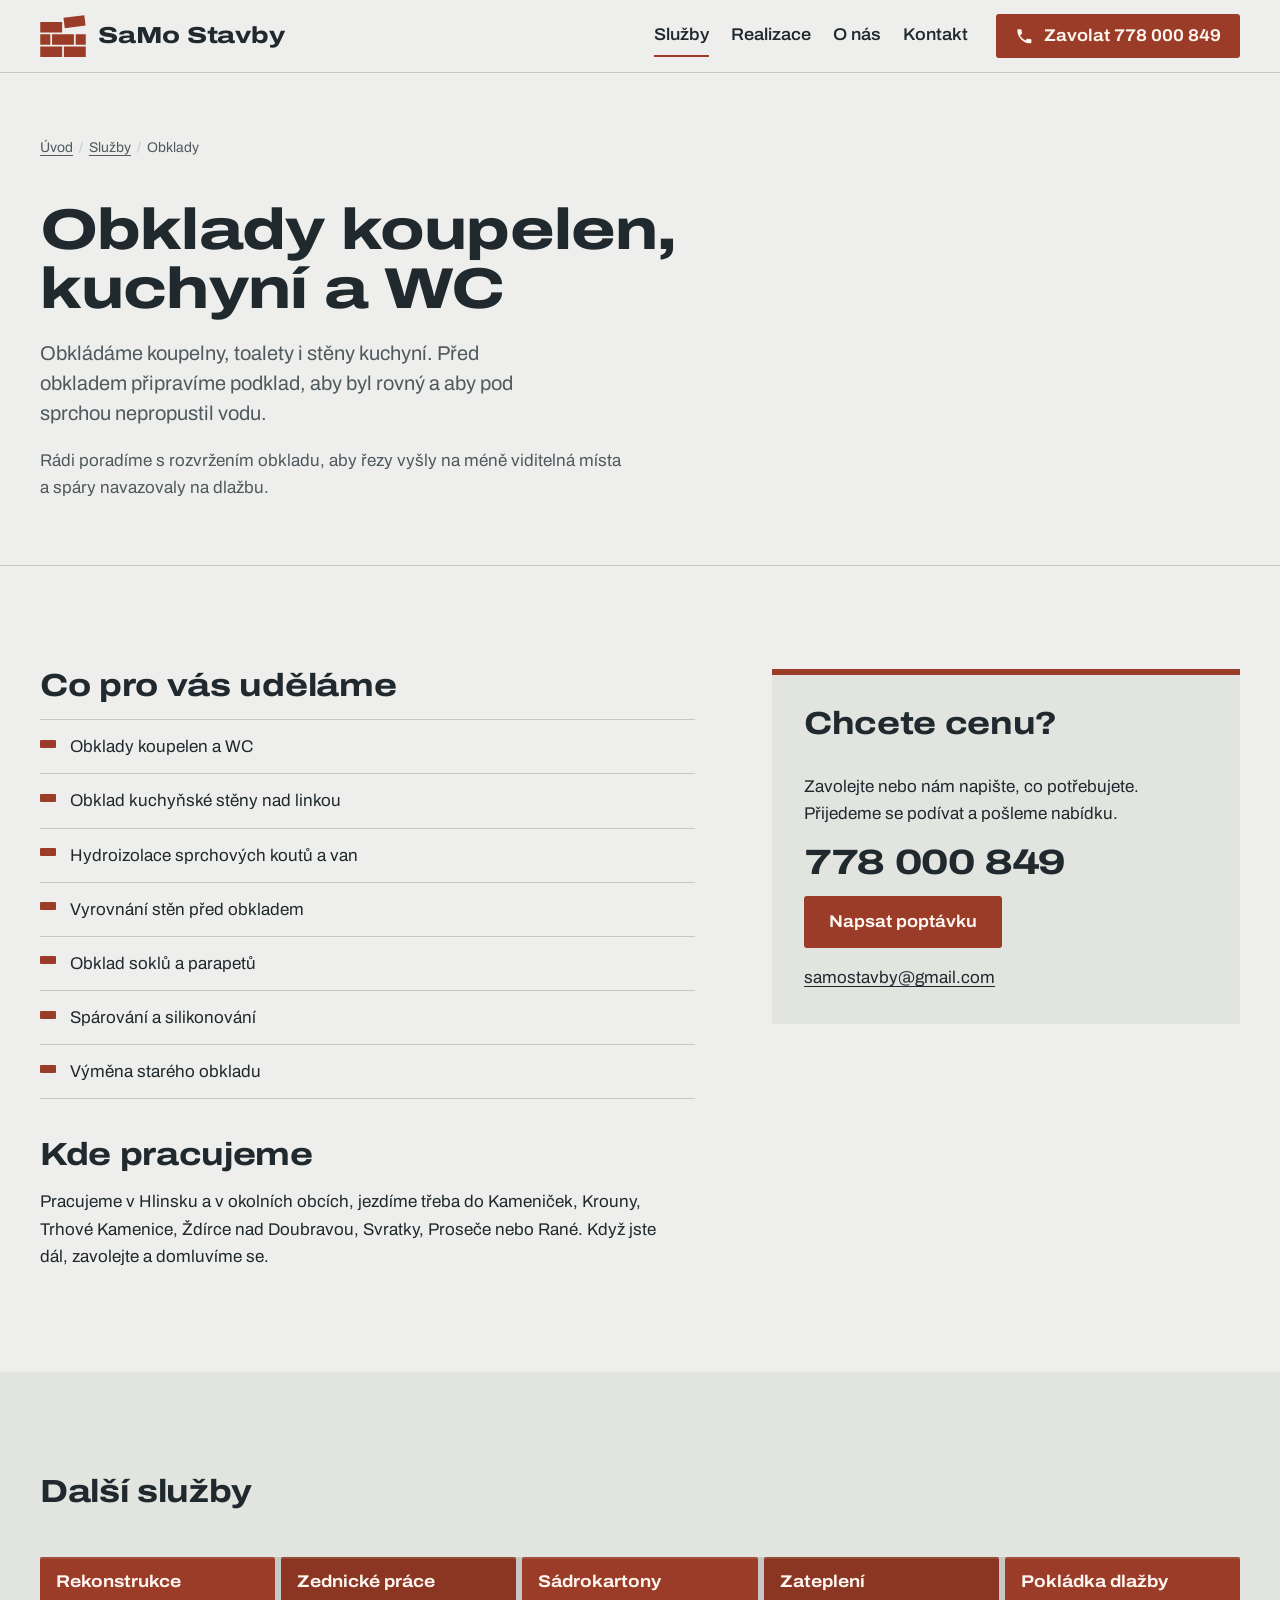
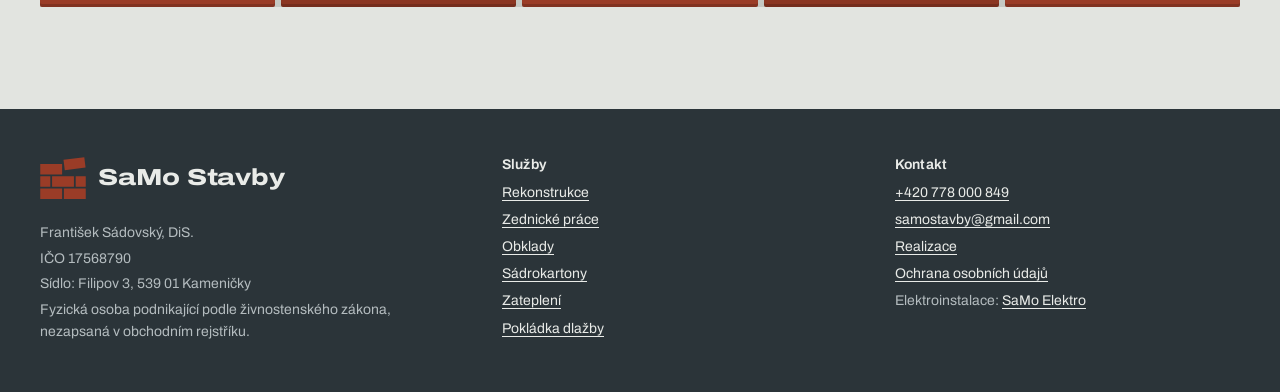
<file: obklady.html>
<!doctype html>
<html lang="cs">
<head>
<meta charset="utf-8">
<meta name="viewport" content="width=device-width, initial-scale=1, viewport-fit=cover">
<title>Obklady koupelen a kuchyní Hlinsko | SaMo Stavby</title>
<meta name="description" content="Obklady koupelen, WC a kuchyní v Hlinsku a okolí. Vyrovnání stěn, hydroizolace sprchových koutů, obklady a spárování.">
<link rel="canonical" href="https://samostavby.cz/obklady">
<meta property="og:type" content="website">
<meta property="og:locale" content="cs_CZ">
<meta property="og:site_name" content="SaMo Stavby">
<meta property="og:title" content="Obklady koupelen a kuchyní Hlinsko | SaMo Stavby">
<meta property="og:description" content="Obklady koupelen, WC a kuchyní v Hlinsku a okolí. Vyrovnání stěn, hydroizolace sprchových koutů, obklady a spárování.">
<meta property="og:url" content="https://samostavby.cz/obklady">
<meta property="og:image" content="https://samostavby.cz/assets/img/og.png">
<meta property="og:image:width" content="1200">
<meta property="og:image:height" content="630">
<meta name="twitter:card" content="summary_large_image">
<meta name="theme-color" content="#eeefec" media="(prefers-color-scheme: light)">
<meta name="theme-color" content="#1c2226" media="(prefers-color-scheme: dark)">
<link rel="icon" href="/favicon.ico" sizes="48x48">
<link rel="icon" href="/assets/img/favicon-192.png" sizes="192x192" type="image/png">
<link rel="icon" href="/assets/img/favicon.svg" type="image/svg+xml">
<link rel="apple-touch-icon" href="/assets/img/apple-touch-icon.png">
<link rel="preload" href="assets/fonts/archivo-var.woff2" as="font" type="font/woff2" crossorigin>
<link rel="stylesheet" href="assets/css/site.css">
<script type="application/ld+json">{
 "@context": "https://schema.org",
 "@type": "Service",
 "name": "Obklady",
 "serviceType": "Obklady",
 "description": "Obklady koupelen, WC a kuchyní v Hlinsku a okolí. Vyrovnání stěn, hydroizolace sprchových koutů, obklady a spárování.",
 "url": "https://samostavby.cz/obklady",
 "provider": {
  "@type": "GeneralContractor",
  "@id": "https://samostavby.cz/#firma",
  "name": "SaMo Stavby",
  "telephone": "+420 778 000 849"
 },
 "areaServed": [
  {
   "@type": "City",
   "name": "Hlinsko"
  },
  {
   "@type": "City",
   "name": "Kameničky"
  },
  {
   "@type": "City",
   "name": "Krouna"
  },
  {
   "@type": "City",
   "name": "Trhová Kamenice"
  },
  {
   "@type": "City",
   "name": "Ždírec nad Doubravou"
  },
  {
   "@type": "City",
   "name": "Svratka"
  },
  {
   "@type": "City",
   "name": "Proseč"
  },
  {
   "@type": "City",
   "name": "Raná"
  },
  {
   "@type": "City",
   "name": "Skuteč"
  },
  {
   "@type": "City",
   "name": "Polička"
  },
  {
   "@type": "City",
   "name": "Chotěboř"
  },
  {
   "@type": "City",
   "name": "Žďár nad Sázavou"
  }
 ]
}</script>
<script type="application/ld+json">{
 "@context": "https://schema.org",
 "@type": "BreadcrumbList",
 "itemListElement": [
  {
   "@type": "ListItem",
   "position": 1,
   "name": "Úvod",
   "item": "https://samostavby.cz/home"
  },
  {
   "@type": "ListItem",
   "position": 2,
   "name": "Obklady",
   "item": "https://samostavby.cz/obklady"
  }
 ]
}</script>
</head>
<body>
<a class="skip-link" href="#obsah">Přeskočit na obsah</a>
<header class="site-header">
  <div class="wrap header-inner">
    <a class="brand" href="/home" aria-label="SaMo Stavby, úvodní stránka">
      <svg class="brand-mark" viewBox="0 -8 52 48" aria-hidden="true" focusable="false"><rect x="0" y="0" width="25" height="12"/><rect x="28" y="-5" width="24" height="12" transform="rotate(-7 28 7)"/><rect x="0" y="14" width="11.5" height="12"/><rect x="13.5" y="14" width="25" height="12"/><rect x="40.5" y="14" width="11.5" height="12"/><rect x="0" y="28" width="25" height="12"/><rect x="27" y="28" width="25" height="12"/></svg>
      <span class="brand-text"><span class="brand-name">SaMo Stavby</span></span>
    </a>
    <nav class="main-nav" aria-label="Hlavní menu">
      <a href="/home#sluzby" aria-current="page">Služby</a>
      <a href="/realizace">Realizace</a>
      <a href="/home#o-nas">O nás</a>
      <a href="/kontakt">Kontakt</a>
    </nav>
    <a class="btn btn--brick header-call" href="tel:+420778000849"><svg viewBox="0 0 24 24" aria-hidden="true" focusable="false"><path fill="currentColor" d="M6.6 10.8a15.1 15.1 0 0 0 6.6 6.6l2.2-2.2a1 1 0 0 1 1-.25 11.4 11.4 0 0 0 3.6.57 1 1 0 0 1 1 1V20a1 1 0 0 1-1 1A17 17 0 0 1 3 4a1 1 0 0 1 1-1h3.5a1 1 0 0 1 1 1c0 1.25.2 2.45.57 3.57a1 1 0 0 1-.25 1z"/></svg><span><span class="call-label">Zavolat </span>778 000 849</span></a>
  </div>
</header>

<main id="obsah">
  <section class="page-hero">
    <div class="wrap">
      <nav class="crumbs" aria-label="Drobečková navigace"><ol><li><a href="/home">Úvod</a></li><li><a href="/home#sluzby">Služby</a></li><li aria-current="page">Obklady</li></ol></nav>
      <h1>Obklady koupelen, kuchyní a WC</h1>
        <p class="lead">Obkládáme koupelny, toalety i stěny kuchyní. Před obkladem připravíme podklad, aby byl rovný a aby pod sprchou nepropustil vodu.</p>
        <p class="muted measure">Rádi poradíme s rozvržením obkladu, aby řezy vyšly na méně viditelná místa a spáry navazovaly na dlažbu.</p>
    </div>
  </section>

  <section class="section">
    <div class="wrap service-body">
      <div>
        <h2>Co pro vás uděláme</h2>
        <ul class="checklist">
          <li>Obklady koupelen a WC</li>
          <li>Obklad kuchyňské stěny nad linkou</li>
          <li>Hydroizolace sprchových koutů a van</li>
          <li>Vyrovnání stěn před obkladem</li>
          <li>Obklad soklů a parapetů</li>
          <li>Spárování a silikonování</li>
          <li>Výměna starého obkladu</li>
        </ul>
        <h2 style="margin-top:2.4rem">Kde pracujeme</h2>
        <p class="measure">Pracujeme v Hlinsku a v okolních obcích, jezdíme třeba do Kameniček, Krouny, Trhové Kamenice, Ždírce nad Doubravou, Svratky, Proseče nebo Rané. Když jste dál, zavolejte a domluvíme se.</p>
      </div>
      <aside class="aside-card" aria-label="Poptávka">
        <h2>Chcete cenu?</h2>
        <p>Zavolejte nebo nám napište, co potřebujete. Přijedeme se podívat a pošleme nabídku.</p>
        <a class="contact-phone" href="tel:+420778000849">778 000 849</a>
        <div class="actions"><a class="btn btn--brick" href="/kontakt?sluzba=obklady#poptavka">Napsat poptávku</a></div>
        <a href="mailto:samostavby@gmail.com">samostavby@gmail.com</a>
      </aside>
    </div>
  </section>

  <section class="section section--alt" aria-labelledby="dalsi-sluzby">
    <div class="wrap">
      <div class="section-head"><h2 id="dalsi-sluzby" class="h-small">Další služby</h2></div>
      <ul class="course">
        <li><a href="/rekonstrukce">Rekonstrukce</a></li>
        <li><a href="/zednicke-prace">Zednické práce</a></li>
        <li><a href="/sadrokartony">Sádrokartony</a></li>
        <li><a href="/zatepleni">Zateplení</a></li>
        <li><a href="/pokladka-dlazby">Pokládka dlažby</a></li>
      </ul>
    </div>
  </section>
</main>
<footer class="site-footer">
  <div class="wrap footer-grid">
    <div>
      <a class="brand" href="/home" aria-label="SaMo Stavby, úvodní stránka">
        <svg class="brand-mark" viewBox="0 -8 52 48" aria-hidden="true" focusable="false"><rect x="0" y="0" width="25" height="12"/><rect x="28" y="-5" width="24" height="12" transform="rotate(-7 28 7)"/><rect x="0" y="14" width="11.5" height="12"/><rect x="13.5" y="14" width="25" height="12"/><rect x="40.5" y="14" width="11.5" height="12"/><rect x="0" y="28" width="25" height="12"/><rect x="27" y="28" width="25" height="12"/></svg>
        <span class="brand-text"><span class="brand-name">SaMo Stavby</span></span>
      </a>
      <div class="footer-legal">
        <span>František Sádovský, DiS.</span>
        <span>IČO 17568790</span>
        <span>Sídlo: Filipov 3, 539 01 Kameničky</span>
        <span>Fyzická osoba podnikající podle živnostenského zákona, nezapsaná v obchodním rejstříku.</span>
      </div>
    </div>
    <nav aria-label="Služby">
      <h2>Služby</h2>
      <ul>
          <li><a href="/rekonstrukce">Rekonstrukce</a></li>
          <li><a href="/zednicke-prace">Zednické práce</a></li>
          <li><a href="/obklady">Obklady</a></li>
          <li><a href="/sadrokartony">Sádrokartony</a></li>
          <li><a href="/zatepleni">Zateplení</a></li>
          <li><a href="/pokladka-dlazby">Pokládka dlažby</a></li>
      </ul>
    </nav>
    <div>
      <h2>Kontakt</h2>
      <ul>
        <li><a href="tel:+420778000849">+420 778 000 849</a></li>
        <li><a href="mailto:samostavby@gmail.com">samostavby@gmail.com</a></li>
        <li><a href="/realizace">Realizace</a></li>
        <li><a href="/ochrana-osobnich-udaju">Ochrana osobních údajů</a></li>
        <li>Elektroinstalace: <a href="https://samoelektro.cz" target="_blank" rel="noopener">SaMo Elektro</a></li>
      </ul>
    </div>
  </div>
</footer>
<script src="assets/js/site.js" defer></script>
</body>
</html>
</file>
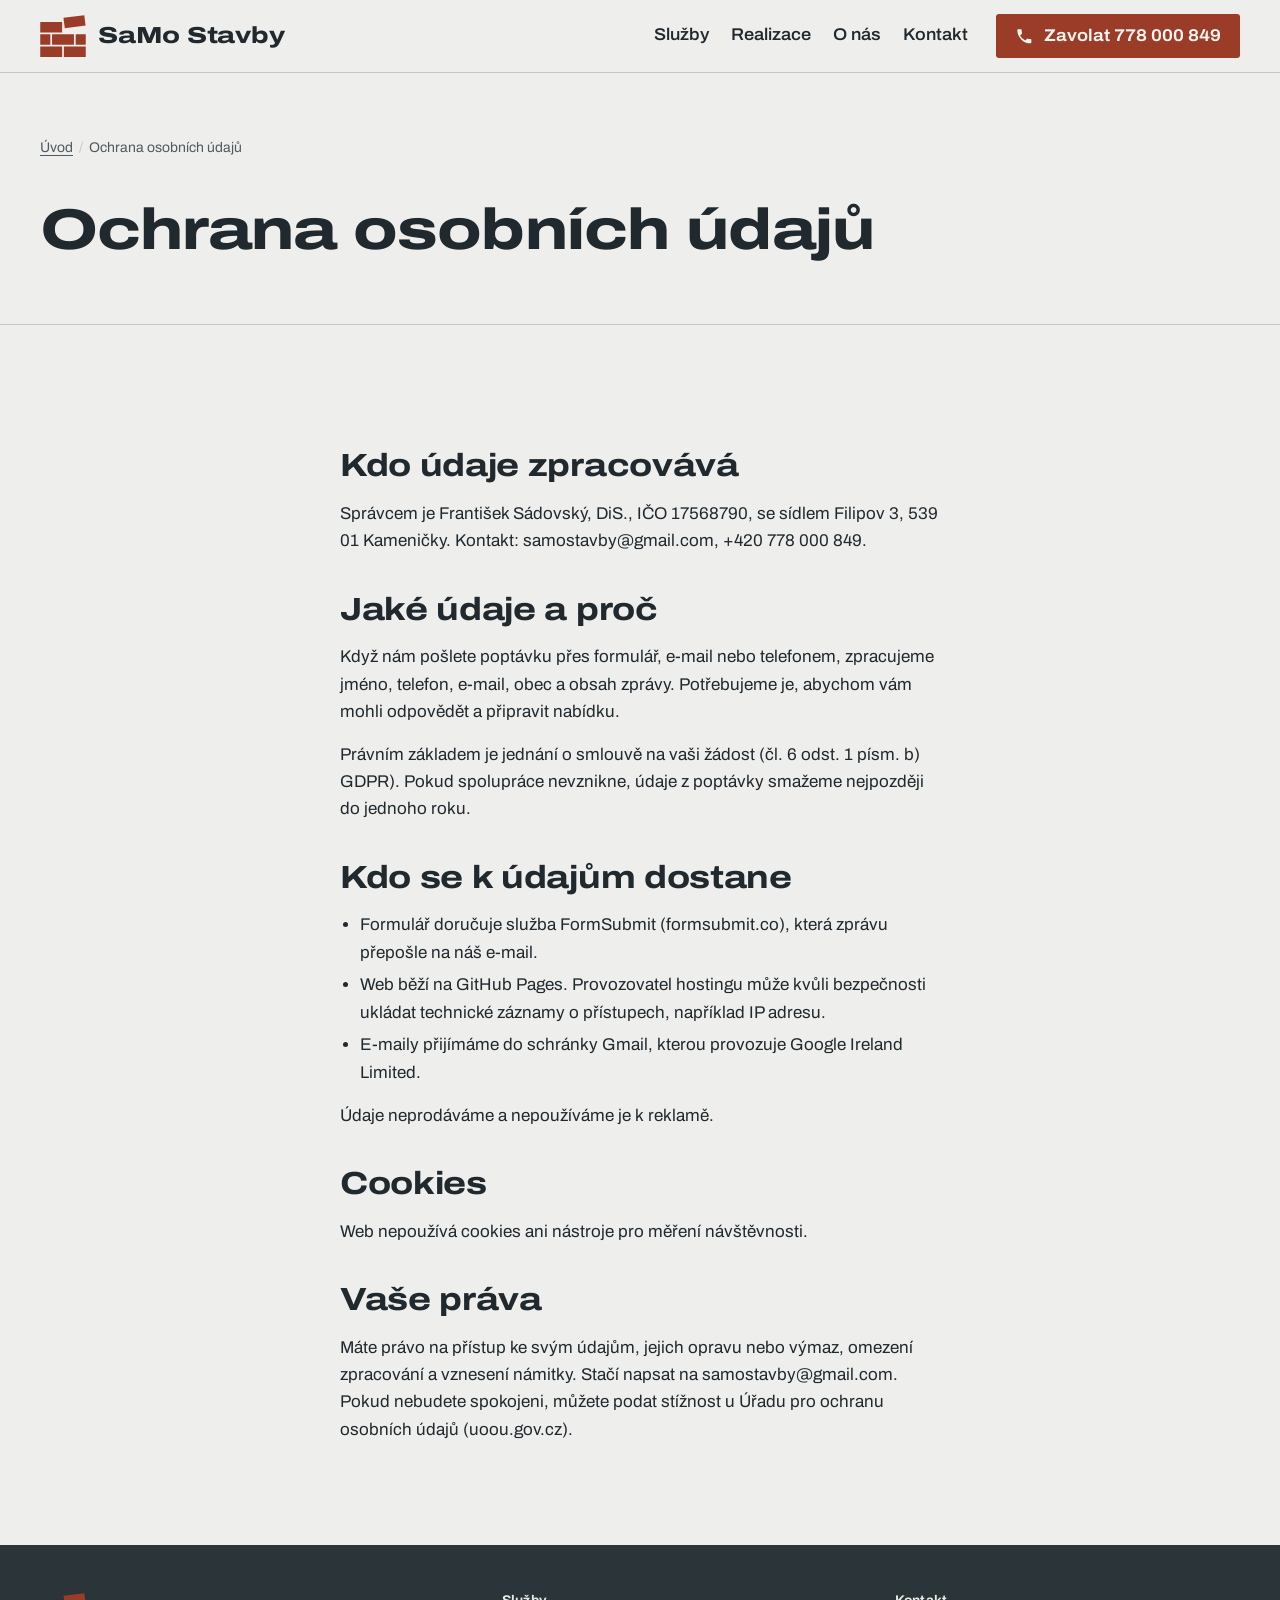
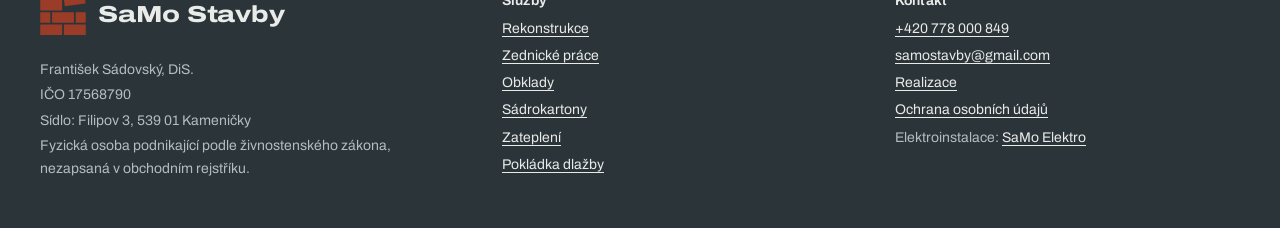
<file: ochrana-osobnich-udaju.html>
<!doctype html>
<html lang="cs">
<head>
<meta charset="utf-8">
<meta name="viewport" content="width=device-width, initial-scale=1, viewport-fit=cover">
<title>Ochrana osobních údajů | SaMo Stavby</title>
<meta name="description" content="Jak SaMo Stavby zpracovávají osobní údaje z poptávek a jaká máte práva.">
<link rel="canonical" href="https://samostavby.cz/ochrana-osobnich-udaju">
<meta property="og:type" content="website">
<meta property="og:locale" content="cs_CZ">
<meta property="og:site_name" content="SaMo Stavby">
<meta property="og:title" content="Ochrana osobních údajů | SaMo Stavby">
<meta property="og:description" content="Jak SaMo Stavby zpracovávají osobní údaje z poptávek a jaká máte práva.">
<meta property="og:url" content="https://samostavby.cz/ochrana-osobnich-udaju">
<meta property="og:image" content="https://samostavby.cz/assets/img/og.png">
<meta property="og:image:width" content="1200">
<meta property="og:image:height" content="630">
<meta name="twitter:card" content="summary_large_image">
<meta name="theme-color" content="#eeefec" media="(prefers-color-scheme: light)">
<meta name="theme-color" content="#1c2226" media="(prefers-color-scheme: dark)">
<link rel="icon" href="/favicon.ico" sizes="48x48">
<link rel="icon" href="/assets/img/favicon-192.png" sizes="192x192" type="image/png">
<link rel="icon" href="/assets/img/favicon.svg" type="image/svg+xml">
<link rel="apple-touch-icon" href="/assets/img/apple-touch-icon.png">
<link rel="preload" href="assets/fonts/archivo-var.woff2" as="font" type="font/woff2" crossorigin>
<link rel="stylesheet" href="assets/css/site.css">
</head>
<body>
<a class="skip-link" href="#obsah">Přeskočit na obsah</a>
<header class="site-header">
  <div class="wrap header-inner">
    <a class="brand" href="/home" aria-label="SaMo Stavby, úvodní stránka">
      <svg class="brand-mark" viewBox="0 -8 52 48" aria-hidden="true" focusable="false"><rect x="0" y="0" width="25" height="12"/><rect x="28" y="-5" width="24" height="12" transform="rotate(-7 28 7)"/><rect x="0" y="14" width="11.5" height="12"/><rect x="13.5" y="14" width="25" height="12"/><rect x="40.5" y="14" width="11.5" height="12"/><rect x="0" y="28" width="25" height="12"/><rect x="27" y="28" width="25" height="12"/></svg>
      <span class="brand-text"><span class="brand-name">SaMo Stavby</span></span>
    </a>
    <nav class="main-nav" aria-label="Hlavní menu">
      <a href="/home#sluzby">Služby</a>
      <a href="/realizace">Realizace</a>
      <a href="/home#o-nas">O nás</a>
      <a href="/kontakt">Kontakt</a>
    </nav>
    <a class="btn btn--brick header-call" href="tel:+420778000849"><svg viewBox="0 0 24 24" aria-hidden="true" focusable="false"><path fill="currentColor" d="M6.6 10.8a15.1 15.1 0 0 0 6.6 6.6l2.2-2.2a1 1 0 0 1 1-.25 11.4 11.4 0 0 0 3.6.57 1 1 0 0 1 1 1V20a1 1 0 0 1-1 1A17 17 0 0 1 3 4a1 1 0 0 1 1-1h3.5a1 1 0 0 1 1 1c0 1.25.2 2.45.57 3.57a1 1 0 0 1-.25 1z"/></svg><span><span class="call-label">Zavolat </span>778 000 849</span></a>
  </div>
</header>

<main id="obsah">
  <section class="page-hero">
    <div class="wrap">
      <nav class="crumbs" aria-label="Drobečková navigace"><ol><li><a href="/home">Úvod</a></li><li aria-current="page">Ochrana osobních údajů</li></ol></nav>
      <h1>Ochrana osobních údajů</h1>
    </div>
  </section>
  <section class="section">
    <div class="wrap prose">
      <h2>Kdo údaje zpracovává</h2>
      <p>Správcem je František Sádovský, DiS., IČO 17568790, se sídlem Filipov 3, 539 01 Kameničky. Kontakt: samostavby@gmail.com, +420 778 000 849.</p>
      <h2>Jaké údaje a proč</h2>
      <p>Když nám pošlete poptávku přes formulář, e-mail nebo telefonem, zpracujeme jméno, telefon, e-mail, obec a obsah zprávy. Potřebujeme je, abychom vám mohli odpovědět a připravit nabídku.</p>
      <p>Právním základem je jednání o smlouvě na vaši žádost (čl. 6 odst. 1 písm. b) GDPR). Pokud spolupráce nevznikne, údaje z poptávky smažeme nejpozději do jednoho roku.</p>
      <h2>Kdo se k údajům dostane</h2>
      <ul>
        <li>Formulář doručuje služba FormSubmit (formsubmit.co), která zprávu přepošle na náš e-mail.</li>
        <li>Web běží na GitHub Pages. Provozovatel hostingu může kvůli bezpečnosti ukládat technické záznamy o přístupech, například IP adresu.</li>
        <li>E-maily přijímáme do schránky Gmail, kterou provozuje Google Ireland Limited.</li>
      </ul>
      <p>Údaje neprodáváme a nepoužíváme je k reklamě.</p>
      <h2>Cookies</h2>
      <p>Web nepoužívá cookies ani nástroje pro měření návštěvnosti.</p>
      <h2>Vaše práva</h2>
      <p>Máte právo na přístup ke svým údajům, jejich opravu nebo výmaz, omezení zpracování a vznesení námitky. Stačí napsat na samostavby@gmail.com. Pokud nebudete spokojeni, můžete podat stížnost u Úřadu pro ochranu osobních údajů (uoou.gov.cz).</p>
    </div>
  </section>
</main>
<footer class="site-footer">
  <div class="wrap footer-grid">
    <div>
      <a class="brand" href="/home" aria-label="SaMo Stavby, úvodní stránka">
        <svg class="brand-mark" viewBox="0 -8 52 48" aria-hidden="true" focusable="false"><rect x="0" y="0" width="25" height="12"/><rect x="28" y="-5" width="24" height="12" transform="rotate(-7 28 7)"/><rect x="0" y="14" width="11.5" height="12"/><rect x="13.5" y="14" width="25" height="12"/><rect x="40.5" y="14" width="11.5" height="12"/><rect x="0" y="28" width="25" height="12"/><rect x="27" y="28" width="25" height="12"/></svg>
        <span class="brand-text"><span class="brand-name">SaMo Stavby</span></span>
      </a>
      <div class="footer-legal">
        <span>František Sádovský, DiS.</span>
        <span>IČO 17568790</span>
        <span>Sídlo: Filipov 3, 539 01 Kameničky</span>
        <span>Fyzická osoba podnikající podle živnostenského zákona, nezapsaná v obchodním rejstříku.</span>
      </div>
    </div>
    <nav aria-label="Služby">
      <h2>Služby</h2>
      <ul>
          <li><a href="/rekonstrukce">Rekonstrukce</a></li>
          <li><a href="/zednicke-prace">Zednické práce</a></li>
          <li><a href="/obklady">Obklady</a></li>
          <li><a href="/sadrokartony">Sádrokartony</a></li>
          <li><a href="/zatepleni">Zateplení</a></li>
          <li><a href="/pokladka-dlazby">Pokládka dlažby</a></li>
      </ul>
    </nav>
    <div>
      <h2>Kontakt</h2>
      <ul>
        <li><a href="tel:+420778000849">+420 778 000 849</a></li>
        <li><a href="mailto:samostavby@gmail.com">samostavby@gmail.com</a></li>
        <li><a href="/realizace">Realizace</a></li>
        <li><a href="/ochrana-osobnich-udaju">Ochrana osobních údajů</a></li>
        <li>Elektroinstalace: <a href="https://samoelektro.cz" target="_blank" rel="noopener">SaMo Elektro</a></li>
      </ul>
    </div>
  </div>
</footer>
<script src="assets/js/site.js" defer></script>
</body>
</html>
</file>
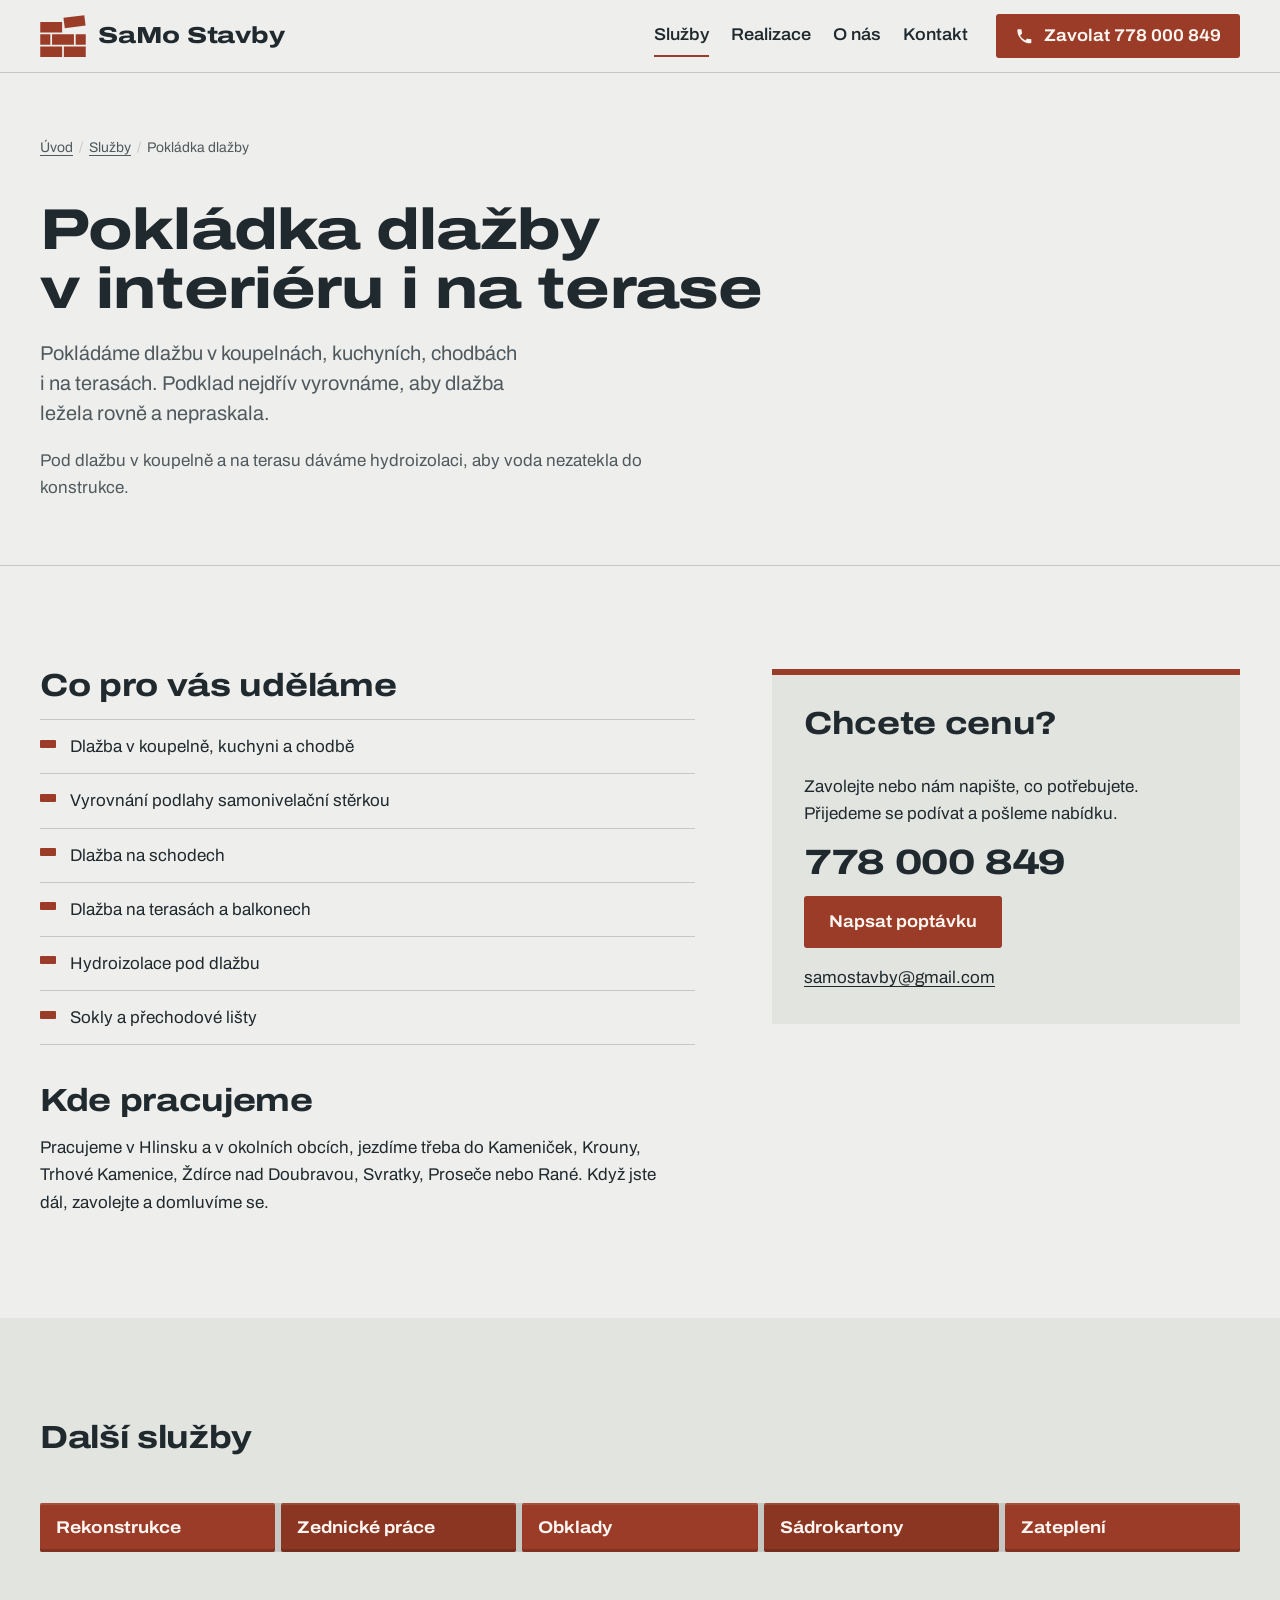
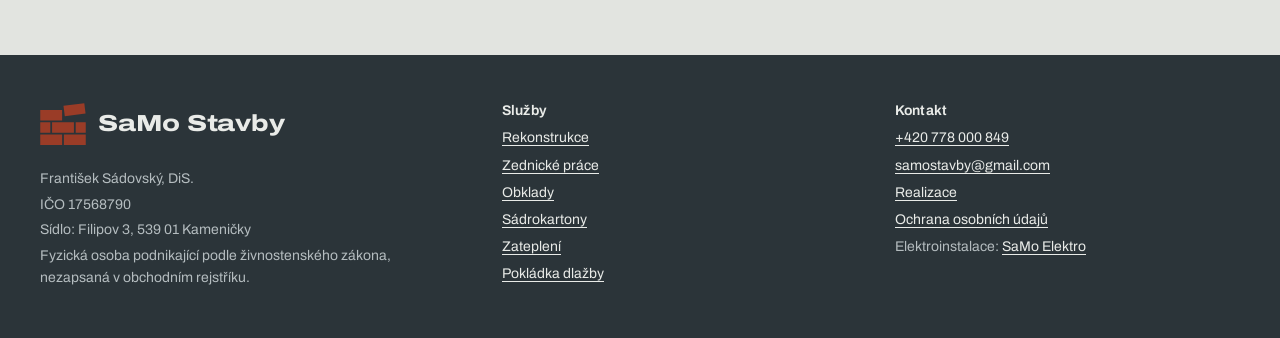
<file: pokladka-dlazby.html>
<!doctype html>
<html lang="cs">
<head>
<meta charset="utf-8">
<meta name="viewport" content="width=device-width, initial-scale=1, viewport-fit=cover">
<title>Pokládka dlažby Hlinsko a okolí | SaMo Stavby</title>
<meta name="description" content="Pokládka dlažby v koupelnách, kuchyních, chodbách, na schodech a terasách v Hlinsku a okolí. Vyrovnání podlahy, hydroizolace a sokly.">
<link rel="canonical" href="https://samostavby.cz/pokladka-dlazby">
<meta property="og:type" content="website">
<meta property="og:locale" content="cs_CZ">
<meta property="og:site_name" content="SaMo Stavby">
<meta property="og:title" content="Pokládka dlažby Hlinsko a okolí | SaMo Stavby">
<meta property="og:description" content="Pokládka dlažby v koupelnách, kuchyních, chodbách, na schodech a terasách v Hlinsku a okolí. Vyrovnání podlahy, hydroizolace a sokly.">
<meta property="og:url" content="https://samostavby.cz/pokladka-dlazby">
<meta property="og:image" content="https://samostavby.cz/assets/img/og.png">
<meta property="og:image:width" content="1200">
<meta property="og:image:height" content="630">
<meta name="twitter:card" content="summary_large_image">
<meta name="theme-color" content="#eeefec" media="(prefers-color-scheme: light)">
<meta name="theme-color" content="#1c2226" media="(prefers-color-scheme: dark)">
<link rel="icon" href="/favicon.ico" sizes="48x48">
<link rel="icon" href="/assets/img/favicon-192.png" sizes="192x192" type="image/png">
<link rel="icon" href="/assets/img/favicon.svg" type="image/svg+xml">
<link rel="apple-touch-icon" href="/assets/img/apple-touch-icon.png">
<link rel="preload" href="assets/fonts/archivo-var.woff2" as="font" type="font/woff2" crossorigin>
<link rel="stylesheet" href="assets/css/site.css">
<script type="application/ld+json">{
 "@context": "https://schema.org",
 "@type": "Service",
 "name": "Pokládka dlažby",
 "serviceType": "Pokládka dlažby",
 "description": "Pokládka dlažby v koupelnách, kuchyních, chodbách, na schodech a terasách v Hlinsku a okolí. Vyrovnání podlahy, hydroizolace a sokly.",
 "url": "https://samostavby.cz/pokladka-dlazby",
 "provider": {
  "@type": "GeneralContractor",
  "@id": "https://samostavby.cz/#firma",
  "name": "SaMo Stavby",
  "telephone": "+420 778 000 849"
 },
 "areaServed": [
  {
   "@type": "City",
   "name": "Hlinsko"
  },
  {
   "@type": "City",
   "name": "Kameničky"
  },
  {
   "@type": "City",
   "name": "Krouna"
  },
  {
   "@type": "City",
   "name": "Trhová Kamenice"
  },
  {
   "@type": "City",
   "name": "Ždírec nad Doubravou"
  },
  {
   "@type": "City",
   "name": "Svratka"
  },
  {
   "@type": "City",
   "name": "Proseč"
  },
  {
   "@type": "City",
   "name": "Raná"
  },
  {
   "@type": "City",
   "name": "Skuteč"
  },
  {
   "@type": "City",
   "name": "Polička"
  },
  {
   "@type": "City",
   "name": "Chotěboř"
  },
  {
   "@type": "City",
   "name": "Žďár nad Sázavou"
  }
 ]
}</script>
<script type="application/ld+json">{
 "@context": "https://schema.org",
 "@type": "BreadcrumbList",
 "itemListElement": [
  {
   "@type": "ListItem",
   "position": 1,
   "name": "Úvod",
   "item": "https://samostavby.cz/home"
  },
  {
   "@type": "ListItem",
   "position": 2,
   "name": "Pokládka dlažby",
   "item": "https://samostavby.cz/pokladka-dlazby"
  }
 ]
}</script>
</head>
<body>
<a class="skip-link" href="#obsah">Přeskočit na obsah</a>
<header class="site-header">
  <div class="wrap header-inner">
    <a class="brand" href="/home" aria-label="SaMo Stavby, úvodní stránka">
      <svg class="brand-mark" viewBox="0 -8 52 48" aria-hidden="true" focusable="false"><rect x="0" y="0" width="25" height="12"/><rect x="28" y="-5" width="24" height="12" transform="rotate(-7 28 7)"/><rect x="0" y="14" width="11.5" height="12"/><rect x="13.5" y="14" width="25" height="12"/><rect x="40.5" y="14" width="11.5" height="12"/><rect x="0" y="28" width="25" height="12"/><rect x="27" y="28" width="25" height="12"/></svg>
      <span class="brand-text"><span class="brand-name">SaMo Stavby</span></span>
    </a>
    <nav class="main-nav" aria-label="Hlavní menu">
      <a href="/home#sluzby" aria-current="page">Služby</a>
      <a href="/realizace">Realizace</a>
      <a href="/home#o-nas">O nás</a>
      <a href="/kontakt">Kontakt</a>
    </nav>
    <a class="btn btn--brick header-call" href="tel:+420778000849"><svg viewBox="0 0 24 24" aria-hidden="true" focusable="false"><path fill="currentColor" d="M6.6 10.8a15.1 15.1 0 0 0 6.6 6.6l2.2-2.2a1 1 0 0 1 1-.25 11.4 11.4 0 0 0 3.6.57 1 1 0 0 1 1 1V20a1 1 0 0 1-1 1A17 17 0 0 1 3 4a1 1 0 0 1 1-1h3.5a1 1 0 0 1 1 1c0 1.25.2 2.45.57 3.57a1 1 0 0 1-.25 1z"/></svg><span><span class="call-label">Zavolat </span>778 000 849</span></a>
  </div>
</header>

<main id="obsah">
  <section class="page-hero">
    <div class="wrap">
      <nav class="crumbs" aria-label="Drobečková navigace"><ol><li><a href="/home">Úvod</a></li><li><a href="/home#sluzby">Služby</a></li><li aria-current="page">Pokládka dlažby</li></ol></nav>
      <h1>Pokládka dlažby v interiéru i na terase</h1>
        <p class="lead">Pokládáme dlažbu v koupelnách, kuchyních, chodbách i na terasách. Podklad nejdřív vyrovnáme, aby dlažba ležela rovně a nepraskala.</p>
        <p class="muted measure">Pod dlažbu v koupelně a na terasu dáváme hydroizolaci, aby voda nezatekla do konstrukce.</p>
    </div>
  </section>

  <section class="section">
    <div class="wrap service-body">
      <div>
        <h2>Co pro vás uděláme</h2>
        <ul class="checklist">
          <li>Dlažba v koupelně, kuchyni a chodbě</li>
          <li>Vyrovnání podlahy samonivelační stěrkou</li>
          <li>Dlažba na schodech</li>
          <li>Dlažba na terasách a balkonech</li>
          <li>Hydroizolace pod dlažbu</li>
          <li>Sokly a přechodové lišty</li>
        </ul>
        <h2 style="margin-top:2.4rem">Kde pracujeme</h2>
        <p class="measure">Pracujeme v Hlinsku a v okolních obcích, jezdíme třeba do Kameniček, Krouny, Trhové Kamenice, Ždírce nad Doubravou, Svratky, Proseče nebo Rané. Když jste dál, zavolejte a domluvíme se.</p>
      </div>
      <aside class="aside-card" aria-label="Poptávka">
        <h2>Chcete cenu?</h2>
        <p>Zavolejte nebo nám napište, co potřebujete. Přijedeme se podívat a pošleme nabídku.</p>
        <a class="contact-phone" href="tel:+420778000849">778 000 849</a>
        <div class="actions"><a class="btn btn--brick" href="/kontakt?sluzba=pokladka-dlazby#poptavka">Napsat poptávku</a></div>
        <a href="mailto:samostavby@gmail.com">samostavby@gmail.com</a>
      </aside>
    </div>
  </section>

  <section class="section section--alt" aria-labelledby="dalsi-sluzby">
    <div class="wrap">
      <div class="section-head"><h2 id="dalsi-sluzby" class="h-small">Další služby</h2></div>
      <ul class="course">
        <li><a href="/rekonstrukce">Rekonstrukce</a></li>
        <li><a href="/zednicke-prace">Zednické práce</a></li>
        <li><a href="/obklady">Obklady</a></li>
        <li><a href="/sadrokartony">Sádrokartony</a></li>
        <li><a href="/zatepleni">Zateplení</a></li>
      </ul>
    </div>
  </section>
</main>
<footer class="site-footer">
  <div class="wrap footer-grid">
    <div>
      <a class="brand" href="/home" aria-label="SaMo Stavby, úvodní stránka">
        <svg class="brand-mark" viewBox="0 -8 52 48" aria-hidden="true" focusable="false"><rect x="0" y="0" width="25" height="12"/><rect x="28" y="-5" width="24" height="12" transform="rotate(-7 28 7)"/><rect x="0" y="14" width="11.5" height="12"/><rect x="13.5" y="14" width="25" height="12"/><rect x="40.5" y="14" width="11.5" height="12"/><rect x="0" y="28" width="25" height="12"/><rect x="27" y="28" width="25" height="12"/></svg>
        <span class="brand-text"><span class="brand-name">SaMo Stavby</span></span>
      </a>
      <div class="footer-legal">
        <span>František Sádovský, DiS.</span>
        <span>IČO 17568790</span>
        <span>Sídlo: Filipov 3, 539 01 Kameničky</span>
        <span>Fyzická osoba podnikající podle živnostenského zákona, nezapsaná v obchodním rejstříku.</span>
      </div>
    </div>
    <nav aria-label="Služby">
      <h2>Služby</h2>
      <ul>
          <li><a href="/rekonstrukce">Rekonstrukce</a></li>
          <li><a href="/zednicke-prace">Zednické práce</a></li>
          <li><a href="/obklady">Obklady</a></li>
          <li><a href="/sadrokartony">Sádrokartony</a></li>
          <li><a href="/zatepleni">Zateplení</a></li>
          <li><a href="/pokladka-dlazby">Pokládka dlažby</a></li>
      </ul>
    </nav>
    <div>
      <h2>Kontakt</h2>
      <ul>
        <li><a href="tel:+420778000849">+420 778 000 849</a></li>
        <li><a href="mailto:samostavby@gmail.com">samostavby@gmail.com</a></li>
        <li><a href="/realizace">Realizace</a></li>
        <li><a href="/ochrana-osobnich-udaju">Ochrana osobních údajů</a></li>
        <li>Elektroinstalace: <a href="https://samoelektro.cz" target="_blank" rel="noopener">SaMo Elektro</a></li>
      </ul>
    </div>
  </div>
</footer>
<script src="assets/js/site.js" defer></script>
</body>
</html>
</file>
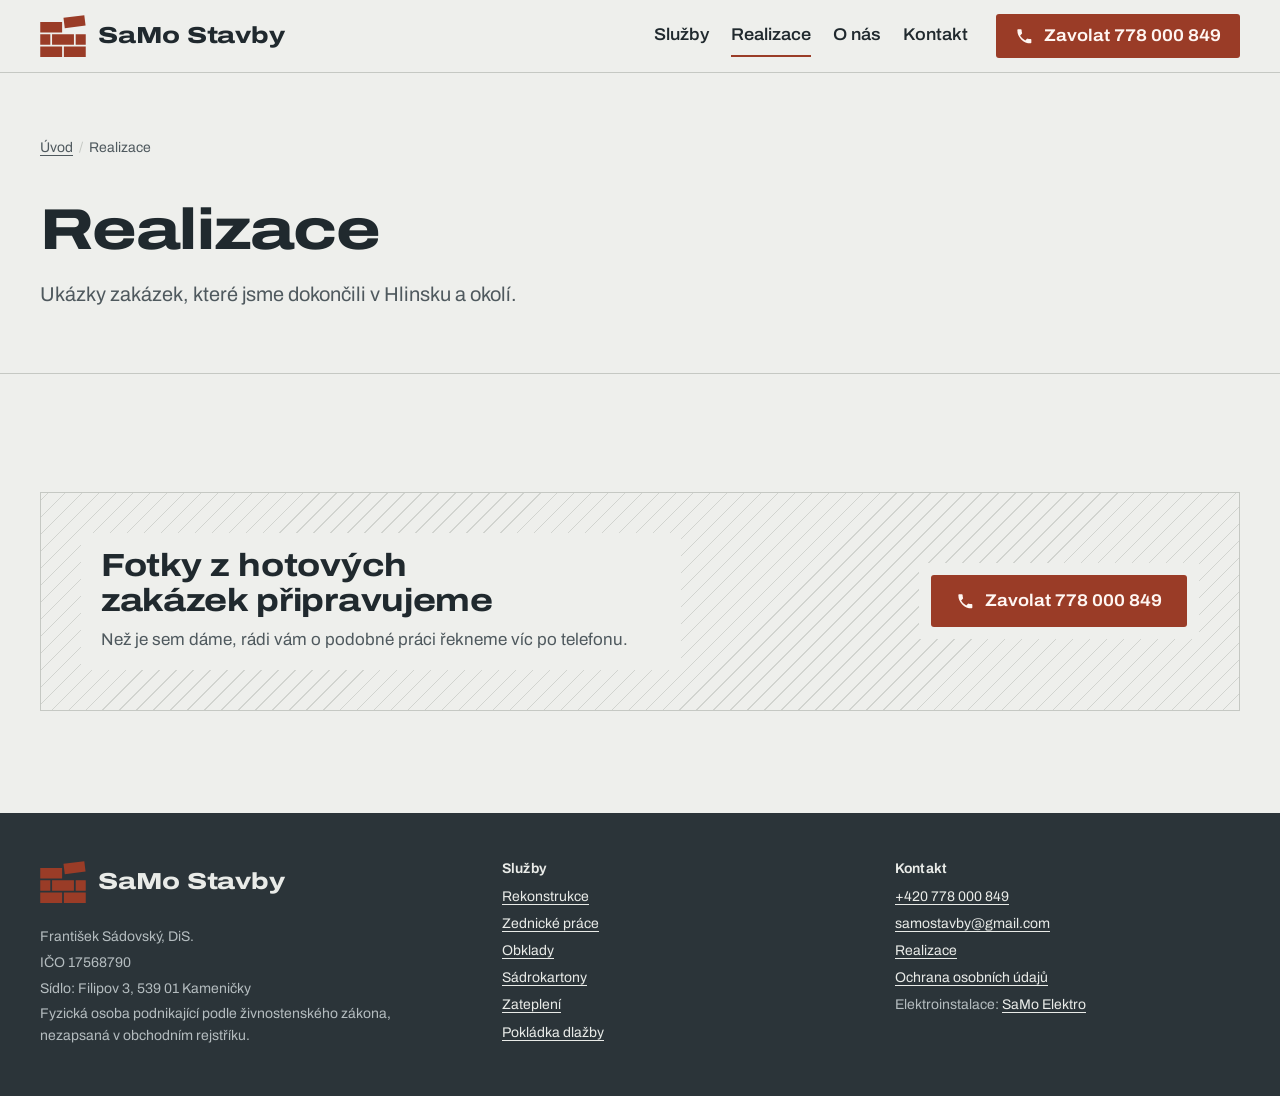
<file: realizace.html>
<!doctype html>
<html lang="cs">
<head>
<meta charset="utf-8">
<meta name="viewport" content="width=device-width, initial-scale=1, viewport-fit=cover">
<title>Realizace | SaMo Stavby</title>
<meta name="description" content="Ukázky rekonstrukcí, obkladů, zateplení a dalších stavebních prací, které SaMo Stavby dokončily v Hlinsku a okolí.">
<link rel="canonical" href="https://samostavby.cz/realizace">
<meta property="og:type" content="website">
<meta property="og:locale" content="cs_CZ">
<meta property="og:site_name" content="SaMo Stavby">
<meta property="og:title" content="Realizace | SaMo Stavby">
<meta property="og:description" content="Ukázky rekonstrukcí, obkladů, zateplení a dalších stavebních prací, které SaMo Stavby dokončily v Hlinsku a okolí.">
<meta property="og:url" content="https://samostavby.cz/realizace">
<meta property="og:image" content="https://samostavby.cz/assets/img/og.png">
<meta property="og:image:width" content="1200">
<meta property="og:image:height" content="630">
<meta name="twitter:card" content="summary_large_image">
<meta name="theme-color" content="#eeefec" media="(prefers-color-scheme: light)">
<meta name="theme-color" content="#1c2226" media="(prefers-color-scheme: dark)">
<link rel="icon" href="/favicon.ico" sizes="48x48">
<link rel="icon" href="/assets/img/favicon-192.png" sizes="192x192" type="image/png">
<link rel="icon" href="/assets/img/favicon.svg" type="image/svg+xml">
<link rel="apple-touch-icon" href="/assets/img/apple-touch-icon.png">
<link rel="preload" href="assets/fonts/archivo-var.woff2" as="font" type="font/woff2" crossorigin>
<link rel="stylesheet" href="assets/css/site.css">
<script type="application/ld+json">{
 "@context": "https://schema.org",
 "@type": "BreadcrumbList",
 "itemListElement": [
  {
   "@type": "ListItem",
   "position": 1,
   "name": "Úvod",
   "item": "https://samostavby.cz/home"
  },
  {
   "@type": "ListItem",
   "position": 2,
   "name": "Realizace",
   "item": "https://samostavby.cz/realizace"
  }
 ]
}</script>
</head>
<body>
<a class="skip-link" href="#obsah">Přeskočit na obsah</a>
<header class="site-header">
  <div class="wrap header-inner">
    <a class="brand" href="/home" aria-label="SaMo Stavby, úvodní stránka">
      <svg class="brand-mark" viewBox="0 -8 52 48" aria-hidden="true" focusable="false"><rect x="0" y="0" width="25" height="12"/><rect x="28" y="-5" width="24" height="12" transform="rotate(-7 28 7)"/><rect x="0" y="14" width="11.5" height="12"/><rect x="13.5" y="14" width="25" height="12"/><rect x="40.5" y="14" width="11.5" height="12"/><rect x="0" y="28" width="25" height="12"/><rect x="27" y="28" width="25" height="12"/></svg>
      <span class="brand-text"><span class="brand-name">SaMo Stavby</span></span>
    </a>
    <nav class="main-nav" aria-label="Hlavní menu">
      <a href="/home#sluzby">Služby</a>
      <a href="/realizace" aria-current="page">Realizace</a>
      <a href="/home#o-nas">O nás</a>
      <a href="/kontakt">Kontakt</a>
    </nav>
    <a class="btn btn--brick header-call" href="tel:+420778000849"><svg viewBox="0 0 24 24" aria-hidden="true" focusable="false"><path fill="currentColor" d="M6.6 10.8a15.1 15.1 0 0 0 6.6 6.6l2.2-2.2a1 1 0 0 1 1-.25 11.4 11.4 0 0 0 3.6.57 1 1 0 0 1 1 1V20a1 1 0 0 1-1 1A17 17 0 0 1 3 4a1 1 0 0 1 1-1h3.5a1 1 0 0 1 1 1c0 1.25.2 2.45.57 3.57a1 1 0 0 1-.25 1z"/></svg><span><span class="call-label">Zavolat </span>778 000 849</span></a>
  </div>
</header>

<main id="obsah">
  <section class="page-hero">
    <div class="wrap">
      <nav class="crumbs" aria-label="Drobečková navigace"><ol><li><a href="/home">Úvod</a></li><li aria-current="page">Realizace</li></ol></nav>
      <h1>Realizace</h1>
      <p class="lead">Ukázky zakázek, které jsme dokončili v Hlinsku a okolí.</p>
    </div>
  </section>

  <section class="section">
    <div class="wrap stack">
      <!--
        PŘIDÁNÍ REALIZACE
        1) Nahrajte fotku do složky assets/img/realizace/ (ideálně JPG, šířka kolem 1600 px).
        2) Zkopírujte celý blok <article class="project"> … </article> níže do <div class="projects"> a upravte:
           src = cesta k fotce, alt = co je na fotce, nadpis = co se dělalo, meta = obec a rok.
        3) Až bude první realizace přidaná, smažte celý blok <div class="empty-state"> … </div>.

        <article class="project">
          <img src="assets/img/realizace/koupelna-hlinsko.jpg" alt="Hotová koupelna s velkoformátovým obkladem a sprchovým koutem" width="1600" height="1200" loading="lazy">
          <h3>Rekonstrukce koupelny</h3>
          <p class="project-meta">Hlinsko, 2025</p>
        </article>
      -->
      <div class="projects">
      </div>

      <div class="empty-state">
        <div>
          <h2 style="font-size:var(--step-2)">Fotky z hotových zakázek připravujeme</h2>
          <p class="muted">Než je sem dáme, rádi vám o podobné práci řekneme víc po telefonu.</p>
        </div>
        <div class="actions"><a class="btn btn--brick" href="tel:+420778000849"><svg viewBox="0 0 24 24" aria-hidden="true" focusable="false"><path fill="currentColor" d="M6.6 10.8a15.1 15.1 0 0 0 6.6 6.6l2.2-2.2a1 1 0 0 1 1-.25 11.4 11.4 0 0 0 3.6.57 1 1 0 0 1 1 1V20a1 1 0 0 1-1 1A17 17 0 0 1 3 4a1 1 0 0 1 1-1h3.5a1 1 0 0 1 1 1c0 1.25.2 2.45.57 3.57a1 1 0 0 1-.25 1z"/></svg>Zavolat 778 000 849</a></div>
      </div>
    </div>
  </section>
</main>
<footer class="site-footer">
  <div class="wrap footer-grid">
    <div>
      <a class="brand" href="/home" aria-label="SaMo Stavby, úvodní stránka">
        <svg class="brand-mark" viewBox="0 -8 52 48" aria-hidden="true" focusable="false"><rect x="0" y="0" width="25" height="12"/><rect x="28" y="-5" width="24" height="12" transform="rotate(-7 28 7)"/><rect x="0" y="14" width="11.5" height="12"/><rect x="13.5" y="14" width="25" height="12"/><rect x="40.5" y="14" width="11.5" height="12"/><rect x="0" y="28" width="25" height="12"/><rect x="27" y="28" width="25" height="12"/></svg>
        <span class="brand-text"><span class="brand-name">SaMo Stavby</span></span>
      </a>
      <div class="footer-legal">
        <span>František Sádovský, DiS.</span>
        <span>IČO 17568790</span>
        <span>Sídlo: Filipov 3, 539 01 Kameničky</span>
        <span>Fyzická osoba podnikající podle živnostenského zákona, nezapsaná v obchodním rejstříku.</span>
      </div>
    </div>
    <nav aria-label="Služby">
      <h2>Služby</h2>
      <ul>
          <li><a href="/rekonstrukce">Rekonstrukce</a></li>
          <li><a href="/zednicke-prace">Zednické práce</a></li>
          <li><a href="/obklady">Obklady</a></li>
          <li><a href="/sadrokartony">Sádrokartony</a></li>
          <li><a href="/zatepleni">Zateplení</a></li>
          <li><a href="/pokladka-dlazby">Pokládka dlažby</a></li>
      </ul>
    </nav>
    <div>
      <h2>Kontakt</h2>
      <ul>
        <li><a href="tel:+420778000849">+420 778 000 849</a></li>
        <li><a href="mailto:samostavby@gmail.com">samostavby@gmail.com</a></li>
        <li><a href="/realizace">Realizace</a></li>
        <li><a href="/ochrana-osobnich-udaju">Ochrana osobních údajů</a></li>
        <li>Elektroinstalace: <a href="https://samoelektro.cz" target="_blank" rel="noopener">SaMo Elektro</a></li>
      </ul>
    </div>
  </div>
</footer>
<script src="assets/js/site.js" defer></script>
</body>
</html>
</file>
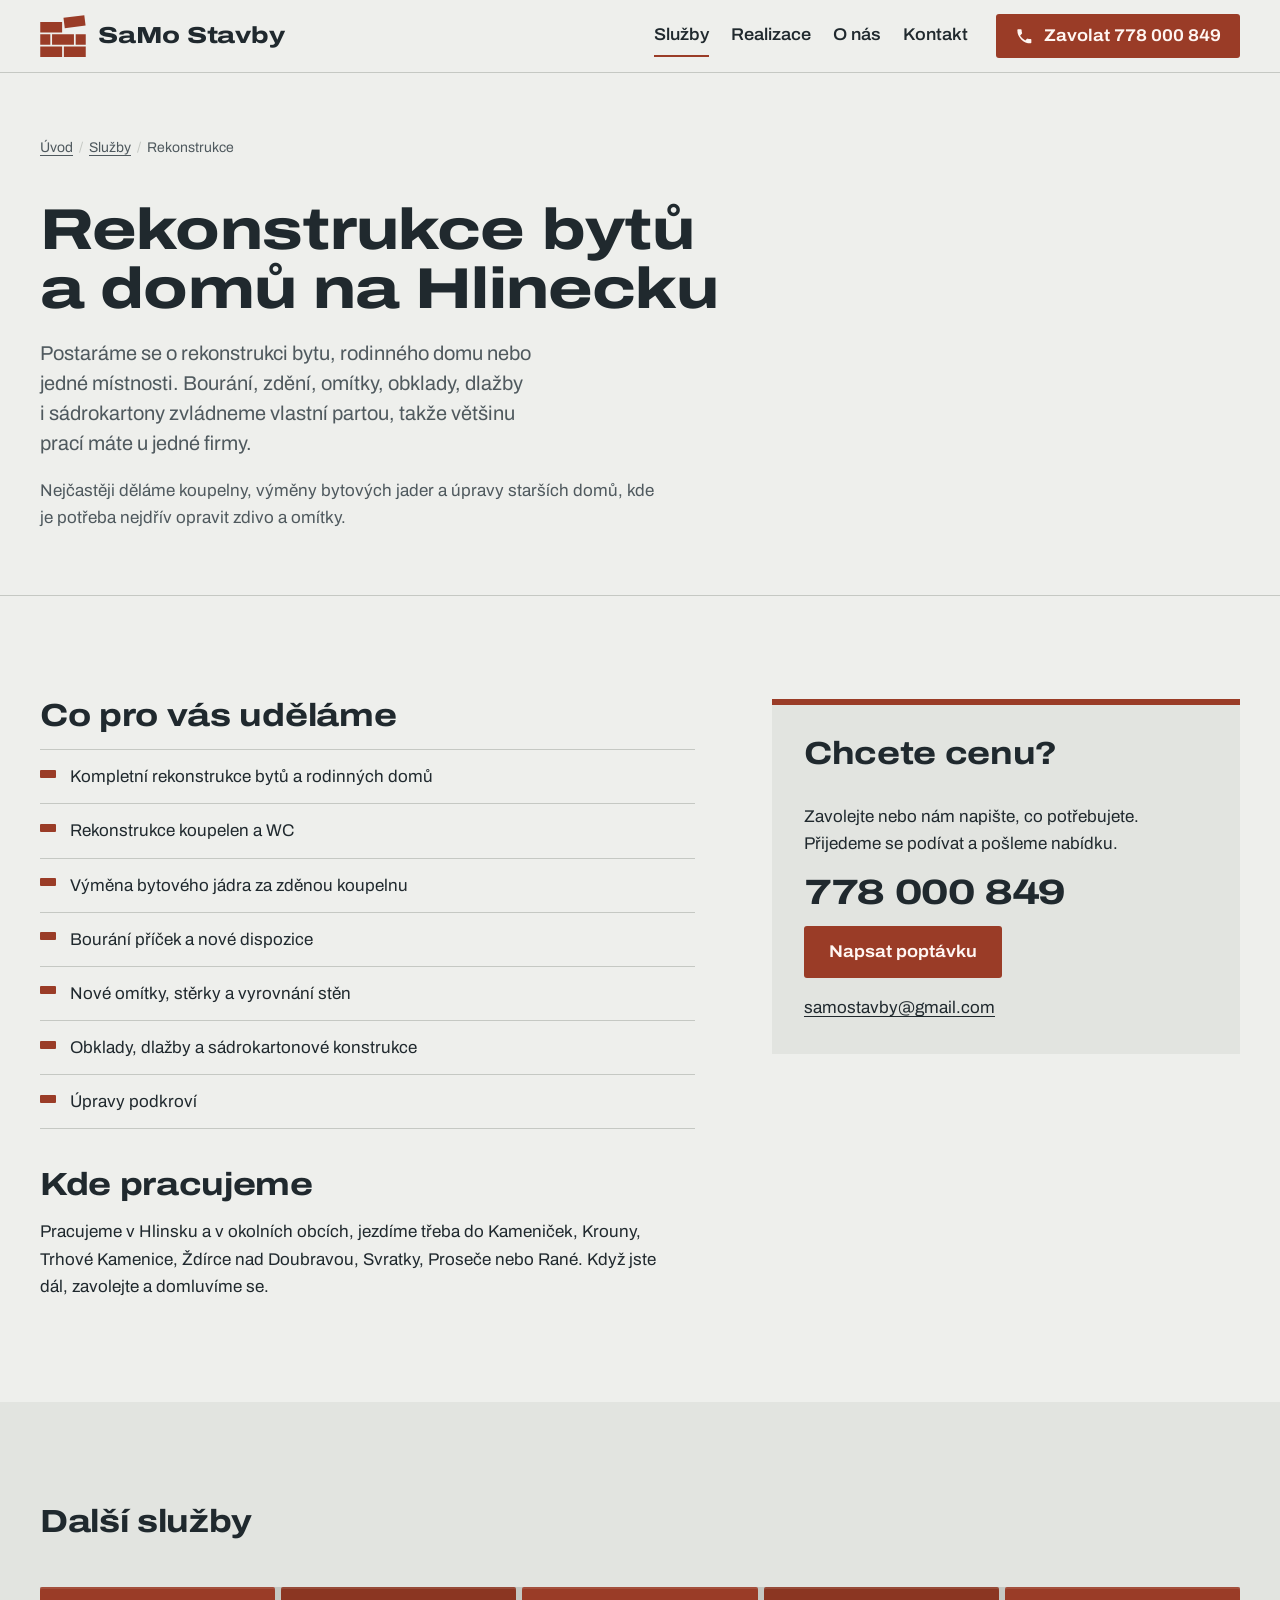
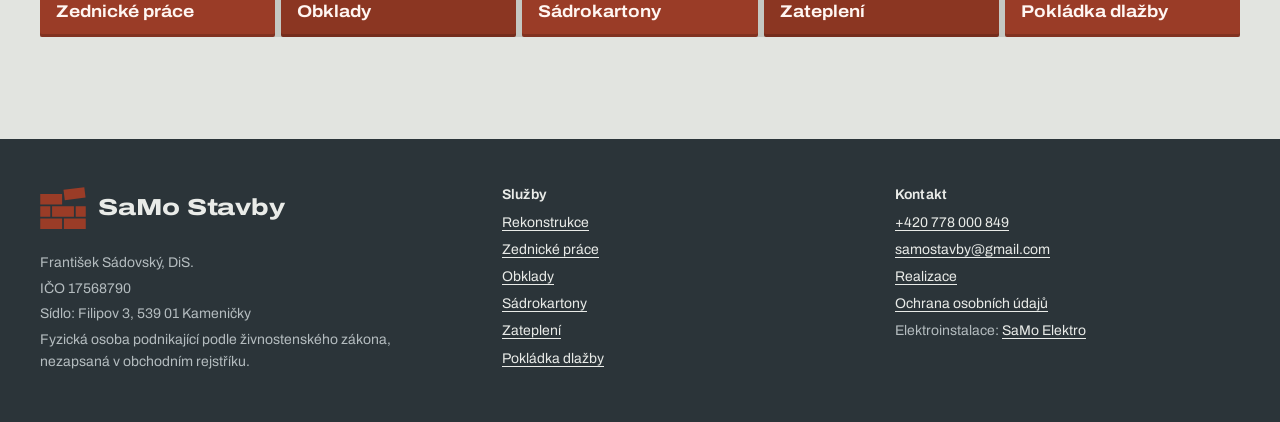
<file: rekonstrukce.html>
<!doctype html>
<html lang="cs">
<head>
<meta charset="utf-8">
<meta name="viewport" content="width=device-width, initial-scale=1, viewport-fit=cover">
<title>Rekonstrukce bytů a domů Hlinsko a okolí | SaMo Stavby</title>
<meta name="description" content="Rekonstrukce bytů, rodinných domů, koupelen a bytových jader v Hlinsku a okolí. Bourání, zdění, omítky, obklady, dlažby i sádrokartony od jedné party.">
<link rel="canonical" href="https://samostavby.cz/rekonstrukce">
<meta property="og:type" content="website">
<meta property="og:locale" content="cs_CZ">
<meta property="og:site_name" content="SaMo Stavby">
<meta property="og:title" content="Rekonstrukce bytů a domů Hlinsko a okolí | SaMo Stavby">
<meta property="og:description" content="Rekonstrukce bytů, rodinných domů, koupelen a bytových jader v Hlinsku a okolí. Bourání, zdění, omítky, obklady, dlažby i sádrokartony od jedné party.">
<meta property="og:url" content="https://samostavby.cz/rekonstrukce">
<meta property="og:image" content="https://samostavby.cz/assets/img/og.png">
<meta property="og:image:width" content="1200">
<meta property="og:image:height" content="630">
<meta name="twitter:card" content="summary_large_image">
<meta name="theme-color" content="#eeefec" media="(prefers-color-scheme: light)">
<meta name="theme-color" content="#1c2226" media="(prefers-color-scheme: dark)">
<link rel="icon" href="/favicon.ico" sizes="48x48">
<link rel="icon" href="/assets/img/favicon-192.png" sizes="192x192" type="image/png">
<link rel="icon" href="/assets/img/favicon.svg" type="image/svg+xml">
<link rel="apple-touch-icon" href="/assets/img/apple-touch-icon.png">
<link rel="preload" href="assets/fonts/archivo-var.woff2" as="font" type="font/woff2" crossorigin>
<link rel="stylesheet" href="assets/css/site.css">
<script type="application/ld+json">{
 "@context": "https://schema.org",
 "@type": "Service",
 "name": "Rekonstrukce",
 "serviceType": "Rekonstrukce",
 "description": "Rekonstrukce bytů, rodinných domů, koupelen a bytových jader v Hlinsku a okolí. Bourání, zdění, omítky, obklady, dlažby i sádrokartony od jedné party.",
 "url": "https://samostavby.cz/rekonstrukce",
 "provider": {
  "@type": "GeneralContractor",
  "@id": "https://samostavby.cz/#firma",
  "name": "SaMo Stavby",
  "telephone": "+420 778 000 849"
 },
 "areaServed": [
  {
   "@type": "City",
   "name": "Hlinsko"
  },
  {
   "@type": "City",
   "name": "Kameničky"
  },
  {
   "@type": "City",
   "name": "Krouna"
  },
  {
   "@type": "City",
   "name": "Trhová Kamenice"
  },
  {
   "@type": "City",
   "name": "Ždírec nad Doubravou"
  },
  {
   "@type": "City",
   "name": "Svratka"
  },
  {
   "@type": "City",
   "name": "Proseč"
  },
  {
   "@type": "City",
   "name": "Raná"
  },
  {
   "@type": "City",
   "name": "Skuteč"
  },
  {
   "@type": "City",
   "name": "Polička"
  },
  {
   "@type": "City",
   "name": "Chotěboř"
  },
  {
   "@type": "City",
   "name": "Žďár nad Sázavou"
  }
 ]
}</script>
<script type="application/ld+json">{
 "@context": "https://schema.org",
 "@type": "BreadcrumbList",
 "itemListElement": [
  {
   "@type": "ListItem",
   "position": 1,
   "name": "Úvod",
   "item": "https://samostavby.cz/home"
  },
  {
   "@type": "ListItem",
   "position": 2,
   "name": "Rekonstrukce",
   "item": "https://samostavby.cz/rekonstrukce"
  }
 ]
}</script>
</head>
<body>
<a class="skip-link" href="#obsah">Přeskočit na obsah</a>
<header class="site-header">
  <div class="wrap header-inner">
    <a class="brand" href="/home" aria-label="SaMo Stavby, úvodní stránka">
      <svg class="brand-mark" viewBox="0 -8 52 48" aria-hidden="true" focusable="false"><rect x="0" y="0" width="25" height="12"/><rect x="28" y="-5" width="24" height="12" transform="rotate(-7 28 7)"/><rect x="0" y="14" width="11.5" height="12"/><rect x="13.5" y="14" width="25" height="12"/><rect x="40.5" y="14" width="11.5" height="12"/><rect x="0" y="28" width="25" height="12"/><rect x="27" y="28" width="25" height="12"/></svg>
      <span class="brand-text"><span class="brand-name">SaMo Stavby</span></span>
    </a>
    <nav class="main-nav" aria-label="Hlavní menu">
      <a href="/home#sluzby" aria-current="page">Služby</a>
      <a href="/realizace">Realizace</a>
      <a href="/home#o-nas">O nás</a>
      <a href="/kontakt">Kontakt</a>
    </nav>
    <a class="btn btn--brick header-call" href="tel:+420778000849"><svg viewBox="0 0 24 24" aria-hidden="true" focusable="false"><path fill="currentColor" d="M6.6 10.8a15.1 15.1 0 0 0 6.6 6.6l2.2-2.2a1 1 0 0 1 1-.25 11.4 11.4 0 0 0 3.6.57 1 1 0 0 1 1 1V20a1 1 0 0 1-1 1A17 17 0 0 1 3 4a1 1 0 0 1 1-1h3.5a1 1 0 0 1 1 1c0 1.25.2 2.45.57 3.57a1 1 0 0 1-.25 1z"/></svg><span><span class="call-label">Zavolat </span>778 000 849</span></a>
  </div>
</header>

<main id="obsah">
  <section class="page-hero">
    <div class="wrap">
      <nav class="crumbs" aria-label="Drobečková navigace"><ol><li><a href="/home">Úvod</a></li><li><a href="/home#sluzby">Služby</a></li><li aria-current="page">Rekonstrukce</li></ol></nav>
      <h1>Rekonstrukce bytů a domů na Hlinecku</h1>
        <p class="lead">Postaráme se o rekonstrukci bytu, rodinného domu nebo jedné místnosti. Bourání, zdění, omítky, obklady, dlažby i sádrokartony zvládneme vlastní partou, takže většinu prací máte u jedné firmy.</p>
        <p class="muted measure">Nejčastěji děláme koupelny, výměny bytových jader a úpravy starších domů, kde je potřeba nejdřív opravit zdivo a omítky.</p>
    </div>
  </section>

  <section class="section">
    <div class="wrap service-body">
      <div>
        <h2>Co pro vás uděláme</h2>
        <ul class="checklist">
          <li>Kompletní rekonstrukce bytů a rodinných domů</li>
          <li>Rekonstrukce koupelen a WC</li>
          <li>Výměna bytového jádra za zděnou koupelnu</li>
          <li>Bourání příček a nové dispozice</li>
          <li>Nové omítky, stěrky a vyrovnání stěn</li>
          <li>Obklady, dlažby a sádrokartonové konstrukce</li>
          <li>Úpravy podkroví</li>
        </ul>
        <h2 style="margin-top:2.4rem">Kde pracujeme</h2>
        <p class="measure">Pracujeme v Hlinsku a v okolních obcích, jezdíme třeba do Kameniček, Krouny, Trhové Kamenice, Ždírce nad Doubravou, Svratky, Proseče nebo Rané. Když jste dál, zavolejte a domluvíme se.</p>
      </div>
      <aside class="aside-card" aria-label="Poptávka">
        <h2>Chcete cenu?</h2>
        <p>Zavolejte nebo nám napište, co potřebujete. Přijedeme se podívat a pošleme nabídku.</p>
        <a class="contact-phone" href="tel:+420778000849">778 000 849</a>
        <div class="actions"><a class="btn btn--brick" href="/kontakt?sluzba=rekonstrukce#poptavka">Napsat poptávku</a></div>
        <a href="mailto:samostavby@gmail.com">samostavby@gmail.com</a>
      </aside>
    </div>
  </section>

  <section class="section section--alt" aria-labelledby="dalsi-sluzby">
    <div class="wrap">
      <div class="section-head"><h2 id="dalsi-sluzby" class="h-small">Další služby</h2></div>
      <ul class="course">
        <li><a href="/zednicke-prace">Zednické práce</a></li>
        <li><a href="/obklady">Obklady</a></li>
        <li><a href="/sadrokartony">Sádrokartony</a></li>
        <li><a href="/zatepleni">Zateplení</a></li>
        <li><a href="/pokladka-dlazby">Pokládka dlažby</a></li>
      </ul>
    </div>
  </section>
</main>
<footer class="site-footer">
  <div class="wrap footer-grid">
    <div>
      <a class="brand" href="/home" aria-label="SaMo Stavby, úvodní stránka">
        <svg class="brand-mark" viewBox="0 -8 52 48" aria-hidden="true" focusable="false"><rect x="0" y="0" width="25" height="12"/><rect x="28" y="-5" width="24" height="12" transform="rotate(-7 28 7)"/><rect x="0" y="14" width="11.5" height="12"/><rect x="13.5" y="14" width="25" height="12"/><rect x="40.5" y="14" width="11.5" height="12"/><rect x="0" y="28" width="25" height="12"/><rect x="27" y="28" width="25" height="12"/></svg>
        <span class="brand-text"><span class="brand-name">SaMo Stavby</span></span>
      </a>
      <div class="footer-legal">
        <span>František Sádovský, DiS.</span>
        <span>IČO 17568790</span>
        <span>Sídlo: Filipov 3, 539 01 Kameničky</span>
        <span>Fyzická osoba podnikající podle živnostenského zákona, nezapsaná v obchodním rejstříku.</span>
      </div>
    </div>
    <nav aria-label="Služby">
      <h2>Služby</h2>
      <ul>
          <li><a href="/rekonstrukce">Rekonstrukce</a></li>
          <li><a href="/zednicke-prace">Zednické práce</a></li>
          <li><a href="/obklady">Obklady</a></li>
          <li><a href="/sadrokartony">Sádrokartony</a></li>
          <li><a href="/zatepleni">Zateplení</a></li>
          <li><a href="/pokladka-dlazby">Pokládka dlažby</a></li>
      </ul>
    </nav>
    <div>
      <h2>Kontakt</h2>
      <ul>
        <li><a href="tel:+420778000849">+420 778 000 849</a></li>
        <li><a href="mailto:samostavby@gmail.com">samostavby@gmail.com</a></li>
        <li><a href="/realizace">Realizace</a></li>
        <li><a href="/ochrana-osobnich-udaju">Ochrana osobních údajů</a></li>
        <li>Elektroinstalace: <a href="https://samoelektro.cz" target="_blank" rel="noopener">SaMo Elektro</a></li>
      </ul>
    </div>
  </div>
</footer>
<script src="assets/js/site.js" defer></script>
</body>
</html>
</file>
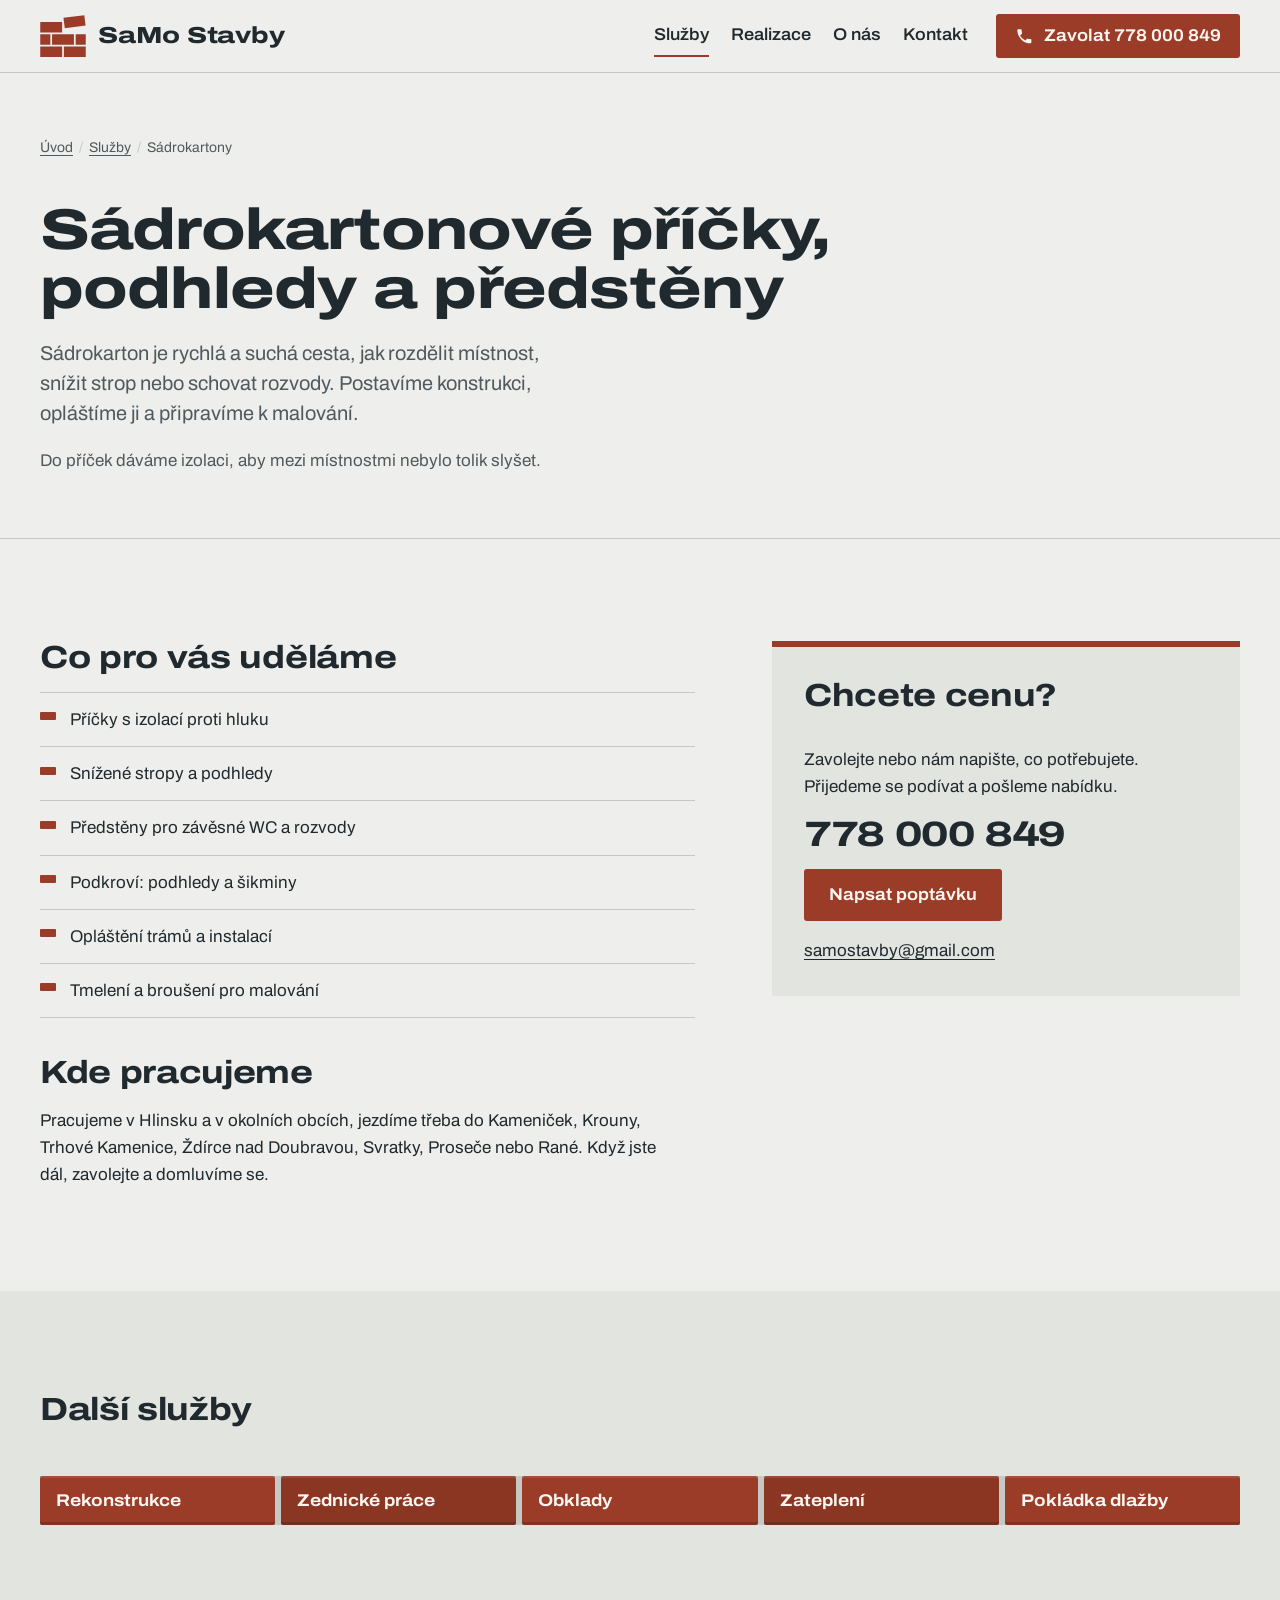
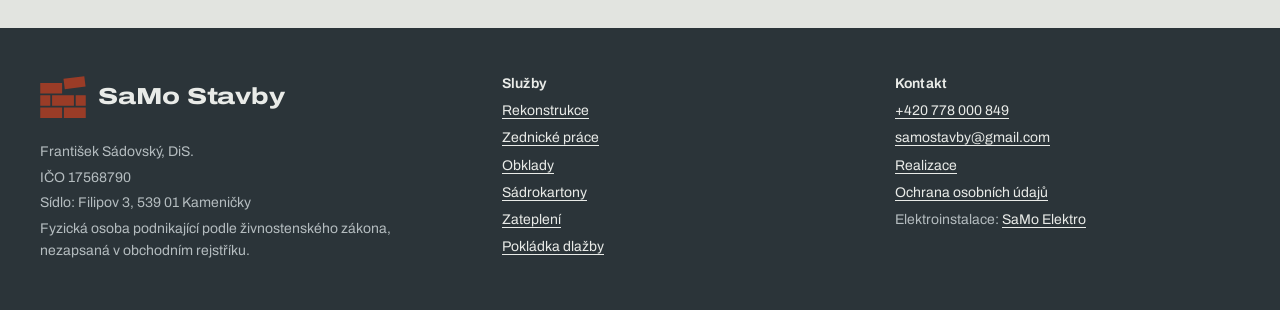
<file: sadrokartony.html>
<!doctype html>
<html lang="cs">
<head>
<meta charset="utf-8">
<meta name="viewport" content="width=device-width, initial-scale=1, viewport-fit=cover">
<title>Sádrokartonové příčky a podhledy Hlinsko | SaMo Stavby</title>
<meta name="description" content="Sádrokartonové příčky, snížené podhledy, předstěny pro závěsné WC a podkroví v Hlinsku a okolí. Tmelení a příprava k malování.">
<link rel="canonical" href="https://samostavby.cz/sadrokartony">
<meta property="og:type" content="website">
<meta property="og:locale" content="cs_CZ">
<meta property="og:site_name" content="SaMo Stavby">
<meta property="og:title" content="Sádrokartonové příčky a podhledy Hlinsko | SaMo Stavby">
<meta property="og:description" content="Sádrokartonové příčky, snížené podhledy, předstěny pro závěsné WC a podkroví v Hlinsku a okolí. Tmelení a příprava k malování.">
<meta property="og:url" content="https://samostavby.cz/sadrokartony">
<meta property="og:image" content="https://samostavby.cz/assets/img/og.png">
<meta property="og:image:width" content="1200">
<meta property="og:image:height" content="630">
<meta name="twitter:card" content="summary_large_image">
<meta name="theme-color" content="#eeefec" media="(prefers-color-scheme: light)">
<meta name="theme-color" content="#1c2226" media="(prefers-color-scheme: dark)">
<link rel="icon" href="/favicon.ico" sizes="48x48">
<link rel="icon" href="/assets/img/favicon-192.png" sizes="192x192" type="image/png">
<link rel="icon" href="/assets/img/favicon.svg" type="image/svg+xml">
<link rel="apple-touch-icon" href="/assets/img/apple-touch-icon.png">
<link rel="preload" href="assets/fonts/archivo-var.woff2" as="font" type="font/woff2" crossorigin>
<link rel="stylesheet" href="assets/css/site.css">
<script type="application/ld+json">{
 "@context": "https://schema.org",
 "@type": "Service",
 "name": "Sádrokartony",
 "serviceType": "Sádrokartony",
 "description": "Sádrokartonové příčky, snížené podhledy, předstěny pro závěsné WC a podkroví v Hlinsku a okolí. Tmelení a příprava k malování.",
 "url": "https://samostavby.cz/sadrokartony",
 "provider": {
  "@type": "GeneralContractor",
  "@id": "https://samostavby.cz/#firma",
  "name": "SaMo Stavby",
  "telephone": "+420 778 000 849"
 },
 "areaServed": [
  {
   "@type": "City",
   "name": "Hlinsko"
  },
  {
   "@type": "City",
   "name": "Kameničky"
  },
  {
   "@type": "City",
   "name": "Krouna"
  },
  {
   "@type": "City",
   "name": "Trhová Kamenice"
  },
  {
   "@type": "City",
   "name": "Ždírec nad Doubravou"
  },
  {
   "@type": "City",
   "name": "Svratka"
  },
  {
   "@type": "City",
   "name": "Proseč"
  },
  {
   "@type": "City",
   "name": "Raná"
  },
  {
   "@type": "City",
   "name": "Skuteč"
  },
  {
   "@type": "City",
   "name": "Polička"
  },
  {
   "@type": "City",
   "name": "Chotěboř"
  },
  {
   "@type": "City",
   "name": "Žďár nad Sázavou"
  }
 ]
}</script>
<script type="application/ld+json">{
 "@context": "https://schema.org",
 "@type": "BreadcrumbList",
 "itemListElement": [
  {
   "@type": "ListItem",
   "position": 1,
   "name": "Úvod",
   "item": "https://samostavby.cz/home"
  },
  {
   "@type": "ListItem",
   "position": 2,
   "name": "Sádrokartony",
   "item": "https://samostavby.cz/sadrokartony"
  }
 ]
}</script>
</head>
<body>
<a class="skip-link" href="#obsah">Přeskočit na obsah</a>
<header class="site-header">
  <div class="wrap header-inner">
    <a class="brand" href="/home" aria-label="SaMo Stavby, úvodní stránka">
      <svg class="brand-mark" viewBox="0 -8 52 48" aria-hidden="true" focusable="false"><rect x="0" y="0" width="25" height="12"/><rect x="28" y="-5" width="24" height="12" transform="rotate(-7 28 7)"/><rect x="0" y="14" width="11.5" height="12"/><rect x="13.5" y="14" width="25" height="12"/><rect x="40.5" y="14" width="11.5" height="12"/><rect x="0" y="28" width="25" height="12"/><rect x="27" y="28" width="25" height="12"/></svg>
      <span class="brand-text"><span class="brand-name">SaMo Stavby</span></span>
    </a>
    <nav class="main-nav" aria-label="Hlavní menu">
      <a href="/home#sluzby" aria-current="page">Služby</a>
      <a href="/realizace">Realizace</a>
      <a href="/home#o-nas">O nás</a>
      <a href="/kontakt">Kontakt</a>
    </nav>
    <a class="btn btn--brick header-call" href="tel:+420778000849"><svg viewBox="0 0 24 24" aria-hidden="true" focusable="false"><path fill="currentColor" d="M6.6 10.8a15.1 15.1 0 0 0 6.6 6.6l2.2-2.2a1 1 0 0 1 1-.25 11.4 11.4 0 0 0 3.6.57 1 1 0 0 1 1 1V20a1 1 0 0 1-1 1A17 17 0 0 1 3 4a1 1 0 0 1 1-1h3.5a1 1 0 0 1 1 1c0 1.25.2 2.45.57 3.57a1 1 0 0 1-.25 1z"/></svg><span><span class="call-label">Zavolat </span>778 000 849</span></a>
  </div>
</header>

<main id="obsah">
  <section class="page-hero">
    <div class="wrap">
      <nav class="crumbs" aria-label="Drobečková navigace"><ol><li><a href="/home">Úvod</a></li><li><a href="/home#sluzby">Služby</a></li><li aria-current="page">Sádrokartony</li></ol></nav>
      <h1>Sádrokartonové příčky, podhledy a předstěny</h1>
        <p class="lead">Sádrokarton je rychlá a suchá cesta, jak rozdělit místnost, snížit strop nebo schovat rozvody. Postavíme konstrukci, opláštíme ji a připravíme k malování.</p>
        <p class="muted measure">Do příček dáváme izolaci, aby mezi místnostmi nebylo tolik slyšet.</p>
    </div>
  </section>

  <section class="section">
    <div class="wrap service-body">
      <div>
        <h2>Co pro vás uděláme</h2>
        <ul class="checklist">
          <li>Příčky s izolací proti hluku</li>
          <li>Snížené stropy a podhledy</li>
          <li>Předstěny pro závěsné WC a rozvody</li>
          <li>Podkroví: podhledy a šikminy</li>
          <li>Opláštění trámů a instalací</li>
          <li>Tmelení a broušení pro malování</li>
        </ul>
        <h2 style="margin-top:2.4rem">Kde pracujeme</h2>
        <p class="measure">Pracujeme v Hlinsku a v okolních obcích, jezdíme třeba do Kameniček, Krouny, Trhové Kamenice, Ždírce nad Doubravou, Svratky, Proseče nebo Rané. Když jste dál, zavolejte a domluvíme se.</p>
      </div>
      <aside class="aside-card" aria-label="Poptávka">
        <h2>Chcete cenu?</h2>
        <p>Zavolejte nebo nám napište, co potřebujete. Přijedeme se podívat a pošleme nabídku.</p>
        <a class="contact-phone" href="tel:+420778000849">778 000 849</a>
        <div class="actions"><a class="btn btn--brick" href="/kontakt?sluzba=sadrokartony#poptavka">Napsat poptávku</a></div>
        <a href="mailto:samostavby@gmail.com">samostavby@gmail.com</a>
      </aside>
    </div>
  </section>

  <section class="section section--alt" aria-labelledby="dalsi-sluzby">
    <div class="wrap">
      <div class="section-head"><h2 id="dalsi-sluzby" class="h-small">Další služby</h2></div>
      <ul class="course">
        <li><a href="/rekonstrukce">Rekonstrukce</a></li>
        <li><a href="/zednicke-prace">Zednické práce</a></li>
        <li><a href="/obklady">Obklady</a></li>
        <li><a href="/zatepleni">Zateplení</a></li>
        <li><a href="/pokladka-dlazby">Pokládka dlažby</a></li>
      </ul>
    </div>
  </section>
</main>
<footer class="site-footer">
  <div class="wrap footer-grid">
    <div>
      <a class="brand" href="/home" aria-label="SaMo Stavby, úvodní stránka">
        <svg class="brand-mark" viewBox="0 -8 52 48" aria-hidden="true" focusable="false"><rect x="0" y="0" width="25" height="12"/><rect x="28" y="-5" width="24" height="12" transform="rotate(-7 28 7)"/><rect x="0" y="14" width="11.5" height="12"/><rect x="13.5" y="14" width="25" height="12"/><rect x="40.5" y="14" width="11.5" height="12"/><rect x="0" y="28" width="25" height="12"/><rect x="27" y="28" width="25" height="12"/></svg>
        <span class="brand-text"><span class="brand-name">SaMo Stavby</span></span>
      </a>
      <div class="footer-legal">
        <span>František Sádovský, DiS.</span>
        <span>IČO 17568790</span>
        <span>Sídlo: Filipov 3, 539 01 Kameničky</span>
        <span>Fyzická osoba podnikající podle živnostenského zákona, nezapsaná v obchodním rejstříku.</span>
      </div>
    </div>
    <nav aria-label="Služby">
      <h2>Služby</h2>
      <ul>
          <li><a href="/rekonstrukce">Rekonstrukce</a></li>
          <li><a href="/zednicke-prace">Zednické práce</a></li>
          <li><a href="/obklady">Obklady</a></li>
          <li><a href="/sadrokartony">Sádrokartony</a></li>
          <li><a href="/zatepleni">Zateplení</a></li>
          <li><a href="/pokladka-dlazby">Pokládka dlažby</a></li>
      </ul>
    </nav>
    <div>
      <h2>Kontakt</h2>
      <ul>
        <li><a href="tel:+420778000849">+420 778 000 849</a></li>
        <li><a href="mailto:samostavby@gmail.com">samostavby@gmail.com</a></li>
        <li><a href="/realizace">Realizace</a></li>
        <li><a href="/ochrana-osobnich-udaju">Ochrana osobních údajů</a></li>
        <li>Elektroinstalace: <a href="https://samoelektro.cz" target="_blank" rel="noopener">SaMo Elektro</a></li>
      </ul>
    </div>
  </div>
</footer>
<script src="assets/js/site.js" defer></script>
</body>
</html>
</file>
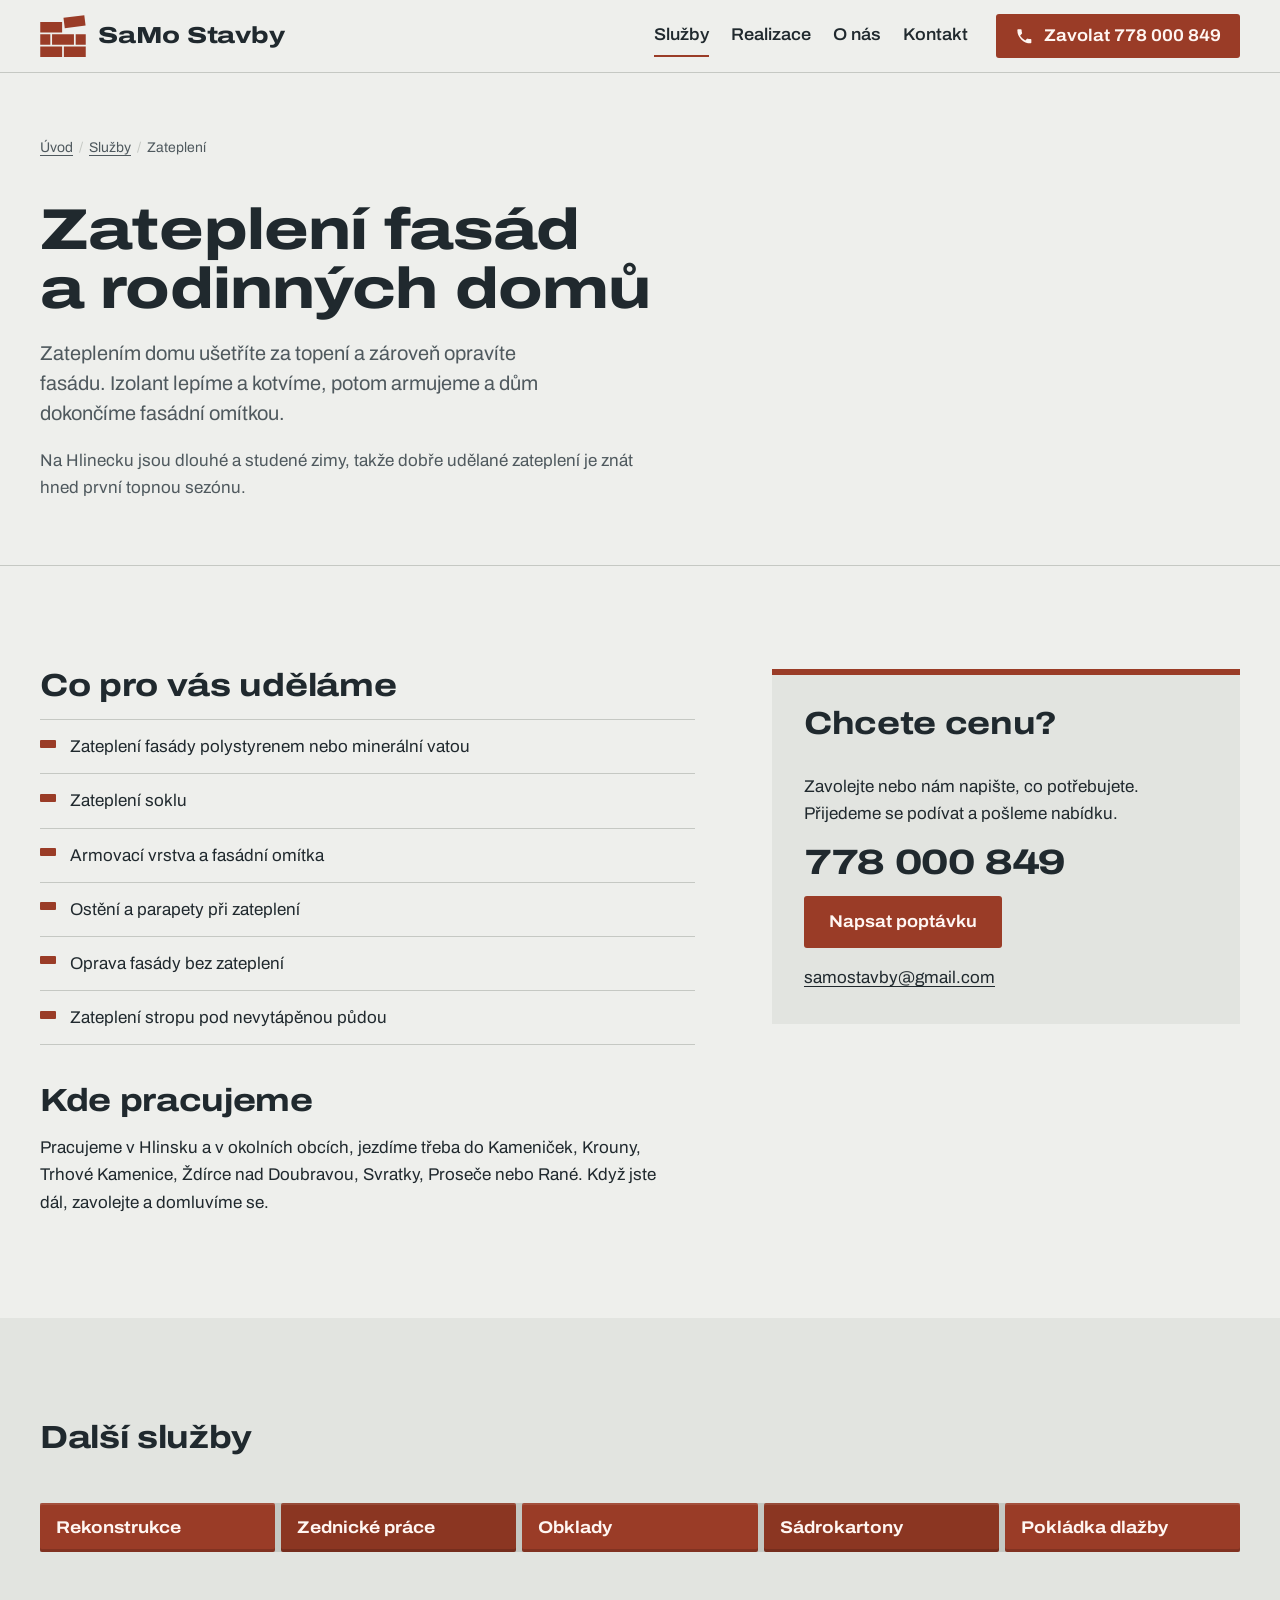
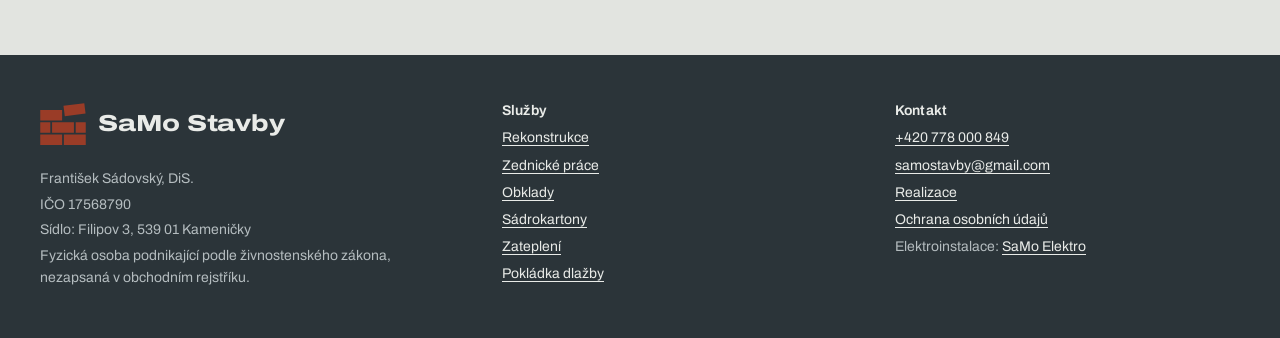
<file: zatepleni.html>
<!doctype html>
<html lang="cs">
<head>
<meta charset="utf-8">
<meta name="viewport" content="width=device-width, initial-scale=1, viewport-fit=cover">
<title>Zateplení fasád a domů Hlinsko | SaMo Stavby</title>
<meta name="description" content="Zateplení fasád rodinných domů v Hlinsku a okolí. Kontaktní zateplovací systém s polystyrenem nebo minerální vatou, armování a fasádní omítka.">
<link rel="canonical" href="https://samostavby.cz/zatepleni">
<meta property="og:type" content="website">
<meta property="og:locale" content="cs_CZ">
<meta property="og:site_name" content="SaMo Stavby">
<meta property="og:title" content="Zateplení fasád a domů Hlinsko | SaMo Stavby">
<meta property="og:description" content="Zateplení fasád rodinných domů v Hlinsku a okolí. Kontaktní zateplovací systém s polystyrenem nebo minerální vatou, armování a fasádní omítka.">
<meta property="og:url" content="https://samostavby.cz/zatepleni">
<meta property="og:image" content="https://samostavby.cz/assets/img/og.png">
<meta property="og:image:width" content="1200">
<meta property="og:image:height" content="630">
<meta name="twitter:card" content="summary_large_image">
<meta name="theme-color" content="#eeefec" media="(prefers-color-scheme: light)">
<meta name="theme-color" content="#1c2226" media="(prefers-color-scheme: dark)">
<link rel="icon" href="/favicon.ico" sizes="48x48">
<link rel="icon" href="/assets/img/favicon-192.png" sizes="192x192" type="image/png">
<link rel="icon" href="/assets/img/favicon.svg" type="image/svg+xml">
<link rel="apple-touch-icon" href="/assets/img/apple-touch-icon.png">
<link rel="preload" href="assets/fonts/archivo-var.woff2" as="font" type="font/woff2" crossorigin>
<link rel="stylesheet" href="assets/css/site.css">
<script type="application/ld+json">{
 "@context": "https://schema.org",
 "@type": "Service",
 "name": "Zateplení",
 "serviceType": "Zateplení",
 "description": "Zateplení fasád rodinných domů v Hlinsku a okolí. Kontaktní zateplovací systém s polystyrenem nebo minerální vatou, armování a fasádní omítka.",
 "url": "https://samostavby.cz/zatepleni",
 "provider": {
  "@type": "GeneralContractor",
  "@id": "https://samostavby.cz/#firma",
  "name": "SaMo Stavby",
  "telephone": "+420 778 000 849"
 },
 "areaServed": [
  {
   "@type": "City",
   "name": "Hlinsko"
  },
  {
   "@type": "City",
   "name": "Kameničky"
  },
  {
   "@type": "City",
   "name": "Krouna"
  },
  {
   "@type": "City",
   "name": "Trhová Kamenice"
  },
  {
   "@type": "City",
   "name": "Ždírec nad Doubravou"
  },
  {
   "@type": "City",
   "name": "Svratka"
  },
  {
   "@type": "City",
   "name": "Proseč"
  },
  {
   "@type": "City",
   "name": "Raná"
  },
  {
   "@type": "City",
   "name": "Skuteč"
  },
  {
   "@type": "City",
   "name": "Polička"
  },
  {
   "@type": "City",
   "name": "Chotěboř"
  },
  {
   "@type": "City",
   "name": "Žďár nad Sázavou"
  }
 ]
}</script>
<script type="application/ld+json">{
 "@context": "https://schema.org",
 "@type": "BreadcrumbList",
 "itemListElement": [
  {
   "@type": "ListItem",
   "position": 1,
   "name": "Úvod",
   "item": "https://samostavby.cz/home"
  },
  {
   "@type": "ListItem",
   "position": 2,
   "name": "Zateplení",
   "item": "https://samostavby.cz/zatepleni"
  }
 ]
}</script>
</head>
<body>
<a class="skip-link" href="#obsah">Přeskočit na obsah</a>
<header class="site-header">
  <div class="wrap header-inner">
    <a class="brand" href="/home" aria-label="SaMo Stavby, úvodní stránka">
      <svg class="brand-mark" viewBox="0 -8 52 48" aria-hidden="true" focusable="false"><rect x="0" y="0" width="25" height="12"/><rect x="28" y="-5" width="24" height="12" transform="rotate(-7 28 7)"/><rect x="0" y="14" width="11.5" height="12"/><rect x="13.5" y="14" width="25" height="12"/><rect x="40.5" y="14" width="11.5" height="12"/><rect x="0" y="28" width="25" height="12"/><rect x="27" y="28" width="25" height="12"/></svg>
      <span class="brand-text"><span class="brand-name">SaMo Stavby</span></span>
    </a>
    <nav class="main-nav" aria-label="Hlavní menu">
      <a href="/home#sluzby" aria-current="page">Služby</a>
      <a href="/realizace">Realizace</a>
      <a href="/home#o-nas">O nás</a>
      <a href="/kontakt">Kontakt</a>
    </nav>
    <a class="btn btn--brick header-call" href="tel:+420778000849"><svg viewBox="0 0 24 24" aria-hidden="true" focusable="false"><path fill="currentColor" d="M6.6 10.8a15.1 15.1 0 0 0 6.6 6.6l2.2-2.2a1 1 0 0 1 1-.25 11.4 11.4 0 0 0 3.6.57 1 1 0 0 1 1 1V20a1 1 0 0 1-1 1A17 17 0 0 1 3 4a1 1 0 0 1 1-1h3.5a1 1 0 0 1 1 1c0 1.25.2 2.45.57 3.57a1 1 0 0 1-.25 1z"/></svg><span><span class="call-label">Zavolat </span>778 000 849</span></a>
  </div>
</header>

<main id="obsah">
  <section class="page-hero">
    <div class="wrap">
      <nav class="crumbs" aria-label="Drobečková navigace"><ol><li><a href="/home">Úvod</a></li><li><a href="/home#sluzby">Služby</a></li><li aria-current="page">Zateplení</li></ol></nav>
      <h1>Zateplení fasád a rodinných domů</h1>
        <p class="lead">Zateplením domu ušetříte za topení a zároveň opravíte fasádu. Izolant lepíme a kotvíme, potom armujeme a dům dokončíme fasádní omítkou.</p>
        <p class="muted measure">Na Hlinecku jsou dlouhé a studené zimy, takže dobře udělané zateplení je znát hned první topnou sezónu.</p>
    </div>
  </section>

  <section class="section">
    <div class="wrap service-body">
      <div>
        <h2>Co pro vás uděláme</h2>
        <ul class="checklist">
          <li>Zateplení fasády polystyrenem nebo minerální vatou</li>
          <li>Zateplení soklu</li>
          <li>Armovací vrstva a fasádní omítka</li>
          <li>Ostění a parapety při zateplení</li>
          <li>Oprava fasády bez zateplení</li>
          <li>Zateplení stropu pod nevytápěnou půdou</li>
        </ul>
        <h2 style="margin-top:2.4rem">Kde pracujeme</h2>
        <p class="measure">Pracujeme v Hlinsku a v okolních obcích, jezdíme třeba do Kameniček, Krouny, Trhové Kamenice, Ždírce nad Doubravou, Svratky, Proseče nebo Rané. Když jste dál, zavolejte a domluvíme se.</p>
      </div>
      <aside class="aside-card" aria-label="Poptávka">
        <h2>Chcete cenu?</h2>
        <p>Zavolejte nebo nám napište, co potřebujete. Přijedeme se podívat a pošleme nabídku.</p>
        <a class="contact-phone" href="tel:+420778000849">778 000 849</a>
        <div class="actions"><a class="btn btn--brick" href="/kontakt?sluzba=zatepleni#poptavka">Napsat poptávku</a></div>
        <a href="mailto:samostavby@gmail.com">samostavby@gmail.com</a>
      </aside>
    </div>
  </section>

  <section class="section section--alt" aria-labelledby="dalsi-sluzby">
    <div class="wrap">
      <div class="section-head"><h2 id="dalsi-sluzby" class="h-small">Další služby</h2></div>
      <ul class="course">
        <li><a href="/rekonstrukce">Rekonstrukce</a></li>
        <li><a href="/zednicke-prace">Zednické práce</a></li>
        <li><a href="/obklady">Obklady</a></li>
        <li><a href="/sadrokartony">Sádrokartony</a></li>
        <li><a href="/pokladka-dlazby">Pokládka dlažby</a></li>
      </ul>
    </div>
  </section>
</main>
<footer class="site-footer">
  <div class="wrap footer-grid">
    <div>
      <a class="brand" href="/home" aria-label="SaMo Stavby, úvodní stránka">
        <svg class="brand-mark" viewBox="0 -8 52 48" aria-hidden="true" focusable="false"><rect x="0" y="0" width="25" height="12"/><rect x="28" y="-5" width="24" height="12" transform="rotate(-7 28 7)"/><rect x="0" y="14" width="11.5" height="12"/><rect x="13.5" y="14" width="25" height="12"/><rect x="40.5" y="14" width="11.5" height="12"/><rect x="0" y="28" width="25" height="12"/><rect x="27" y="28" width="25" height="12"/></svg>
        <span class="brand-text"><span class="brand-name">SaMo Stavby</span></span>
      </a>
      <div class="footer-legal">
        <span>František Sádovský, DiS.</span>
        <span>IČO 17568790</span>
        <span>Sídlo: Filipov 3, 539 01 Kameničky</span>
        <span>Fyzická osoba podnikající podle živnostenského zákona, nezapsaná v obchodním rejstříku.</span>
      </div>
    </div>
    <nav aria-label="Služby">
      <h2>Služby</h2>
      <ul>
          <li><a href="/rekonstrukce">Rekonstrukce</a></li>
          <li><a href="/zednicke-prace">Zednické práce</a></li>
          <li><a href="/obklady">Obklady</a></li>
          <li><a href="/sadrokartony">Sádrokartony</a></li>
          <li><a href="/zatepleni">Zateplení</a></li>
          <li><a href="/pokladka-dlazby">Pokládka dlažby</a></li>
      </ul>
    </nav>
    <div>
      <h2>Kontakt</h2>
      <ul>
        <li><a href="tel:+420778000849">+420 778 000 849</a></li>
        <li><a href="mailto:samostavby@gmail.com">samostavby@gmail.com</a></li>
        <li><a href="/realizace">Realizace</a></li>
        <li><a href="/ochrana-osobnich-udaju">Ochrana osobních údajů</a></li>
        <li>Elektroinstalace: <a href="https://samoelektro.cz" target="_blank" rel="noopener">SaMo Elektro</a></li>
      </ul>
    </div>
  </div>
</footer>
<script src="assets/js/site.js" defer></script>
</body>
</html>
</file>
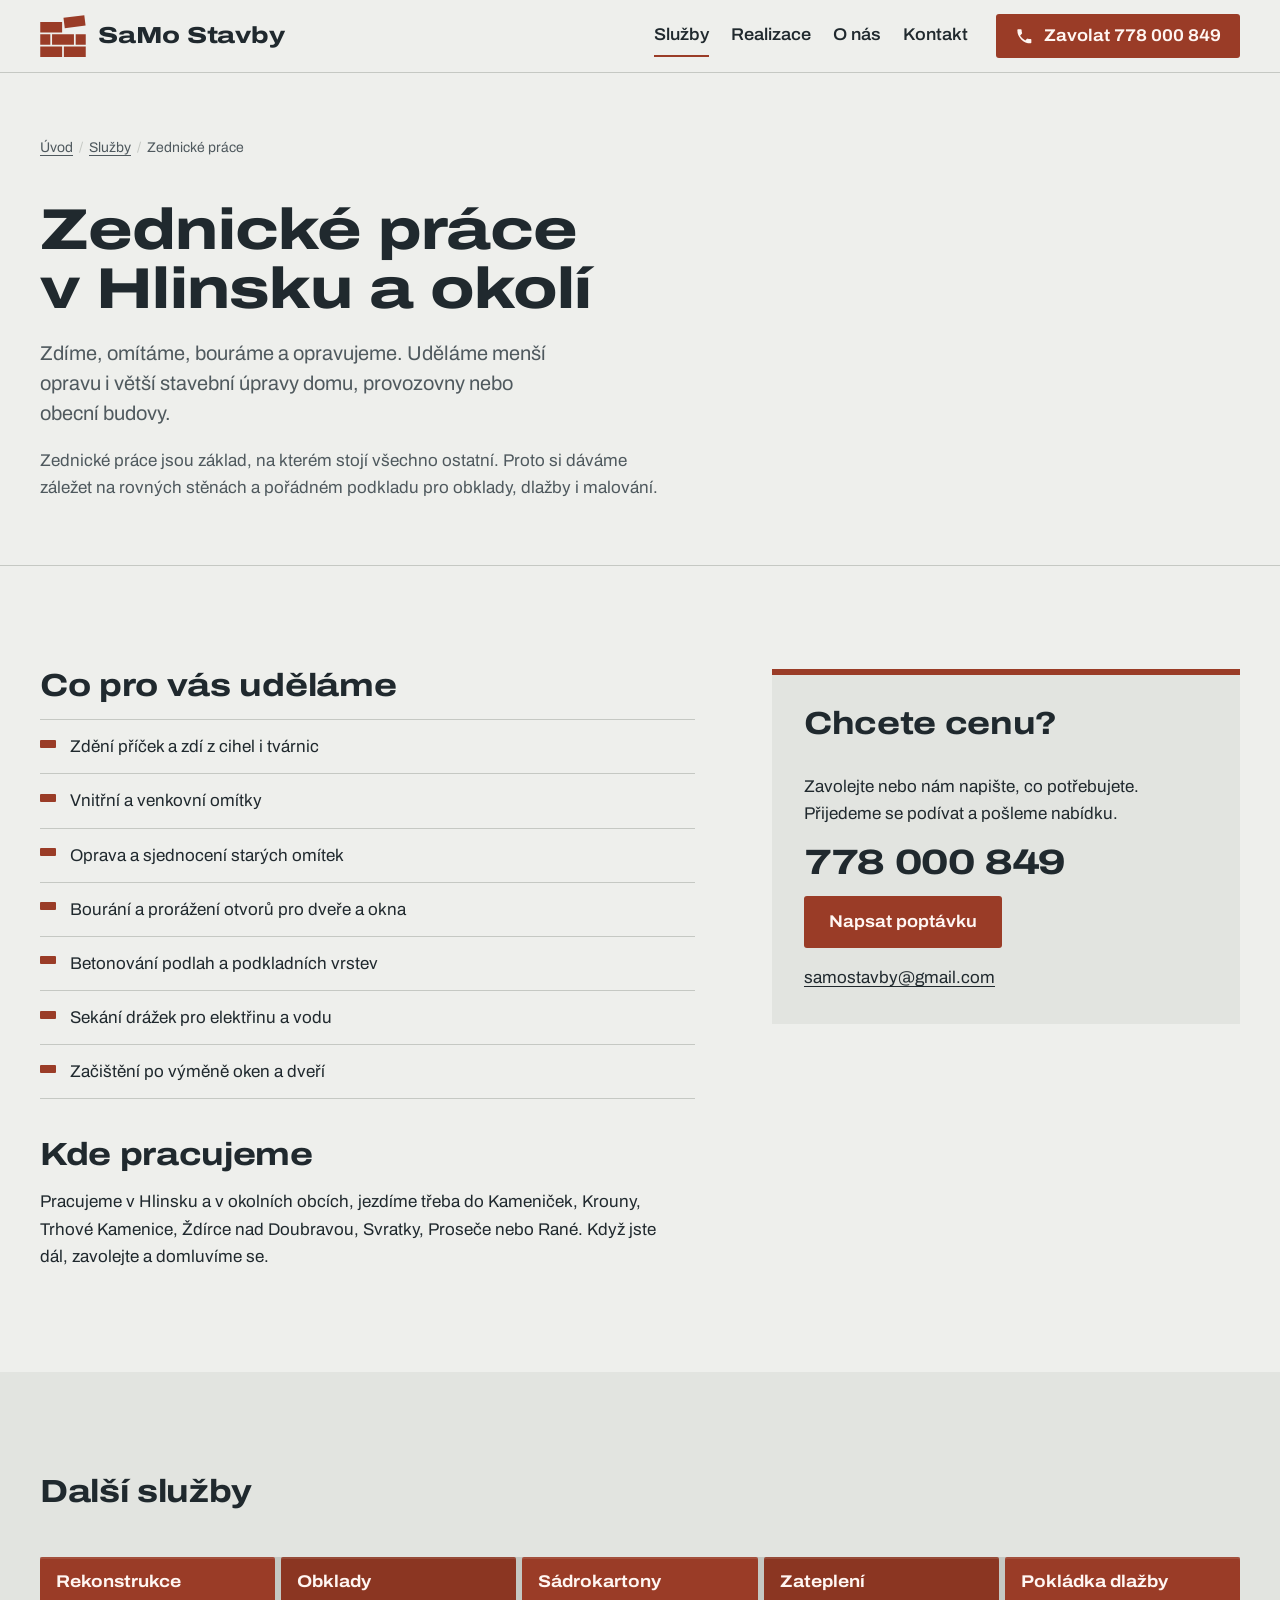
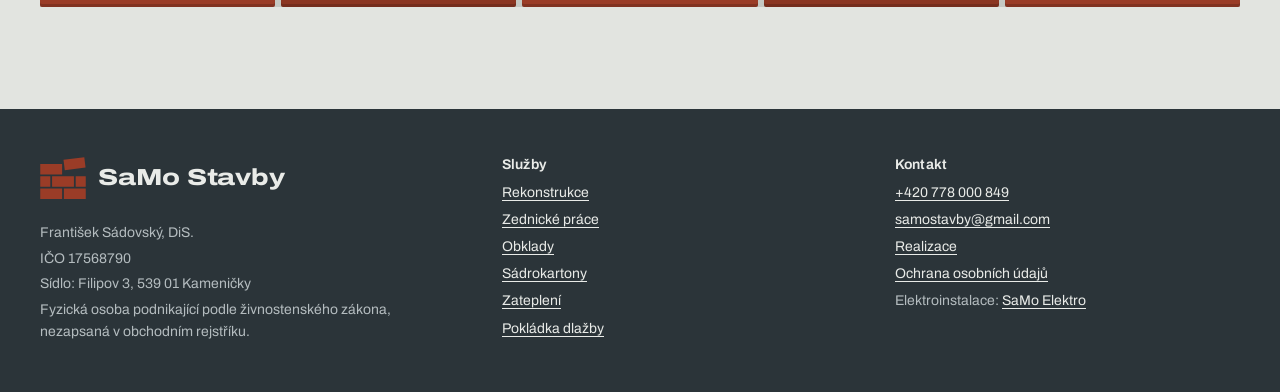
<file: zednicke-prace.html>
<!doctype html>
<html lang="cs">
<head>
<meta charset="utf-8">
<meta name="viewport" content="width=device-width, initial-scale=1, viewport-fit=cover">
<title>Zednické práce Hlinsko a okolí | SaMo Stavby</title>
<meta name="description" content="Zednické práce v Hlinsku a okolí: zdění příček, vnitřní i venkovní omítky, bourání, prorážení otvorů, betonování podlah a začištění po výměně oken.">
<link rel="canonical" href="https://samostavby.cz/zednicke-prace">
<meta property="og:type" content="website">
<meta property="og:locale" content="cs_CZ">
<meta property="og:site_name" content="SaMo Stavby">
<meta property="og:title" content="Zednické práce Hlinsko a okolí | SaMo Stavby">
<meta property="og:description" content="Zednické práce v Hlinsku a okolí: zdění příček, vnitřní i venkovní omítky, bourání, prorážení otvorů, betonování podlah a začištění po výměně oken.">
<meta property="og:url" content="https://samostavby.cz/zednicke-prace">
<meta property="og:image" content="https://samostavby.cz/assets/img/og.png">
<meta property="og:image:width" content="1200">
<meta property="og:image:height" content="630">
<meta name="twitter:card" content="summary_large_image">
<meta name="theme-color" content="#eeefec" media="(prefers-color-scheme: light)">
<meta name="theme-color" content="#1c2226" media="(prefers-color-scheme: dark)">
<link rel="icon" href="/favicon.ico" sizes="48x48">
<link rel="icon" href="/assets/img/favicon-192.png" sizes="192x192" type="image/png">
<link rel="icon" href="/assets/img/favicon.svg" type="image/svg+xml">
<link rel="apple-touch-icon" href="/assets/img/apple-touch-icon.png">
<link rel="preload" href="assets/fonts/archivo-var.woff2" as="font" type="font/woff2" crossorigin>
<link rel="stylesheet" href="assets/css/site.css">
<script type="application/ld+json">{
 "@context": "https://schema.org",
 "@type": "Service",
 "name": "Zednické práce",
 "serviceType": "Zednické práce",
 "description": "Zednické práce v Hlinsku a okolí: zdění příček, vnitřní i venkovní omítky, bourání, prorážení otvorů, betonování podlah a začištění po výměně oken.",
 "url": "https://samostavby.cz/zednicke-prace",
 "provider": {
  "@type": "GeneralContractor",
  "@id": "https://samostavby.cz/#firma",
  "name": "SaMo Stavby",
  "telephone": "+420 778 000 849"
 },
 "areaServed": [
  {
   "@type": "City",
   "name": "Hlinsko"
  },
  {
   "@type": "City",
   "name": "Kameničky"
  },
  {
   "@type": "City",
   "name": "Krouna"
  },
  {
   "@type": "City",
   "name": "Trhová Kamenice"
  },
  {
   "@type": "City",
   "name": "Ždírec nad Doubravou"
  },
  {
   "@type": "City",
   "name": "Svratka"
  },
  {
   "@type": "City",
   "name": "Proseč"
  },
  {
   "@type": "City",
   "name": "Raná"
  },
  {
   "@type": "City",
   "name": "Skuteč"
  },
  {
   "@type": "City",
   "name": "Polička"
  },
  {
   "@type": "City",
   "name": "Chotěboř"
  },
  {
   "@type": "City",
   "name": "Žďár nad Sázavou"
  }
 ]
}</script>
<script type="application/ld+json">{
 "@context": "https://schema.org",
 "@type": "BreadcrumbList",
 "itemListElement": [
  {
   "@type": "ListItem",
   "position": 1,
   "name": "Úvod",
   "item": "https://samostavby.cz/home"
  },
  {
   "@type": "ListItem",
   "position": 2,
   "name": "Zednické práce",
   "item": "https://samostavby.cz/zednicke-prace"
  }
 ]
}</script>
</head>
<body>
<a class="skip-link" href="#obsah">Přeskočit na obsah</a>
<header class="site-header">
  <div class="wrap header-inner">
    <a class="brand" href="/home" aria-label="SaMo Stavby, úvodní stránka">
      <svg class="brand-mark" viewBox="0 -8 52 48" aria-hidden="true" focusable="false"><rect x="0" y="0" width="25" height="12"/><rect x="28" y="-5" width="24" height="12" transform="rotate(-7 28 7)"/><rect x="0" y="14" width="11.5" height="12"/><rect x="13.5" y="14" width="25" height="12"/><rect x="40.5" y="14" width="11.5" height="12"/><rect x="0" y="28" width="25" height="12"/><rect x="27" y="28" width="25" height="12"/></svg>
      <span class="brand-text"><span class="brand-name">SaMo Stavby</span></span>
    </a>
    <nav class="main-nav" aria-label="Hlavní menu">
      <a href="/home#sluzby" aria-current="page">Služby</a>
      <a href="/realizace">Realizace</a>
      <a href="/home#o-nas">O nás</a>
      <a href="/kontakt">Kontakt</a>
    </nav>
    <a class="btn btn--brick header-call" href="tel:+420778000849"><svg viewBox="0 0 24 24" aria-hidden="true" focusable="false"><path fill="currentColor" d="M6.6 10.8a15.1 15.1 0 0 0 6.6 6.6l2.2-2.2a1 1 0 0 1 1-.25 11.4 11.4 0 0 0 3.6.57 1 1 0 0 1 1 1V20a1 1 0 0 1-1 1A17 17 0 0 1 3 4a1 1 0 0 1 1-1h3.5a1 1 0 0 1 1 1c0 1.25.2 2.45.57 3.57a1 1 0 0 1-.25 1z"/></svg><span><span class="call-label">Zavolat </span>778 000 849</span></a>
  </div>
</header>

<main id="obsah">
  <section class="page-hero">
    <div class="wrap">
      <nav class="crumbs" aria-label="Drobečková navigace"><ol><li><a href="/home">Úvod</a></li><li><a href="/home#sluzby">Služby</a></li><li aria-current="page">Zednické práce</li></ol></nav>
      <h1>Zednické práce v Hlinsku a okolí</h1>
        <p class="lead">Zdíme, omítáme, bouráme a opravujeme. Uděláme menší opravu i větší stavební úpravy domu, provozovny nebo obecní budovy.</p>
        <p class="muted measure">Zednické práce jsou základ, na kterém stojí všechno ostatní. Proto si dáváme záležet na rovných stěnách a pořádném podkladu pro obklady, dlažby i malování.</p>
    </div>
  </section>

  <section class="section">
    <div class="wrap service-body">
      <div>
        <h2>Co pro vás uděláme</h2>
        <ul class="checklist">
          <li>Zdění příček a zdí z cihel i tvárnic</li>
          <li>Vnitřní a venkovní omítky</li>
          <li>Oprava a sjednocení starých omítek</li>
          <li>Bourání a prorážení otvorů pro dveře a okna</li>
          <li>Betonování podlah a podkladních vrstev</li>
          <li>Sekání drážek pro elektřinu a vodu</li>
          <li>Začištění po výměně oken a dveří</li>
        </ul>
        <h2 style="margin-top:2.4rem">Kde pracujeme</h2>
        <p class="measure">Pracujeme v Hlinsku a v okolních obcích, jezdíme třeba do Kameniček, Krouny, Trhové Kamenice, Ždírce nad Doubravou, Svratky, Proseče nebo Rané. Když jste dál, zavolejte a domluvíme se.</p>
      </div>
      <aside class="aside-card" aria-label="Poptávka">
        <h2>Chcete cenu?</h2>
        <p>Zavolejte nebo nám napište, co potřebujete. Přijedeme se podívat a pošleme nabídku.</p>
        <a class="contact-phone" href="tel:+420778000849">778 000 849</a>
        <div class="actions"><a class="btn btn--brick" href="/kontakt?sluzba=zednicke-prace#poptavka">Napsat poptávku</a></div>
        <a href="mailto:samostavby@gmail.com">samostavby@gmail.com</a>
      </aside>
    </div>
  </section>

  <section class="section section--alt" aria-labelledby="dalsi-sluzby">
    <div class="wrap">
      <div class="section-head"><h2 id="dalsi-sluzby" class="h-small">Další služby</h2></div>
      <ul class="course">
        <li><a href="/rekonstrukce">Rekonstrukce</a></li>
        <li><a href="/obklady">Obklady</a></li>
        <li><a href="/sadrokartony">Sádrokartony</a></li>
        <li><a href="/zatepleni">Zateplení</a></li>
        <li><a href="/pokladka-dlazby">Pokládka dlažby</a></li>
      </ul>
    </div>
  </section>
</main>
<footer class="site-footer">
  <div class="wrap footer-grid">
    <div>
      <a class="brand" href="/home" aria-label="SaMo Stavby, úvodní stránka">
        <svg class="brand-mark" viewBox="0 -8 52 48" aria-hidden="true" focusable="false"><rect x="0" y="0" width="25" height="12"/><rect x="28" y="-5" width="24" height="12" transform="rotate(-7 28 7)"/><rect x="0" y="14" width="11.5" height="12"/><rect x="13.5" y="14" width="25" height="12"/><rect x="40.5" y="14" width="11.5" height="12"/><rect x="0" y="28" width="25" height="12"/><rect x="27" y="28" width="25" height="12"/></svg>
        <span class="brand-text"><span class="brand-name">SaMo Stavby</span></span>
      </a>
      <div class="footer-legal">
        <span>František Sádovský, DiS.</span>
        <span>IČO 17568790</span>
        <span>Sídlo: Filipov 3, 539 01 Kameničky</span>
        <span>Fyzická osoba podnikající podle živnostenského zákona, nezapsaná v obchodním rejstříku.</span>
      </div>
    </div>
    <nav aria-label="Služby">
      <h2>Služby</h2>
      <ul>
          <li><a href="/rekonstrukce">Rekonstrukce</a></li>
          <li><a href="/zednicke-prace">Zednické práce</a></li>
          <li><a href="/obklady">Obklady</a></li>
          <li><a href="/sadrokartony">Sádrokartony</a></li>
          <li><a href="/zatepleni">Zateplení</a></li>
          <li><a href="/pokladka-dlazby">Pokládka dlažby</a></li>
      </ul>
    </nav>
    <div>
      <h2>Kontakt</h2>
      <ul>
        <li><a href="tel:+420778000849">+420 778 000 849</a></li>
        <li><a href="mailto:samostavby@gmail.com">samostavby@gmail.com</a></li>
        <li><a href="/realizace">Realizace</a></li>
        <li><a href="/ochrana-osobnich-udaju">Ochrana osobních údajů</a></li>
        <li>Elektroinstalace: <a href="https://samoelektro.cz" target="_blank" rel="noopener">SaMo Elektro</a></li>
      </ul>
    </div>
  </div>
</footer>
<script src="assets/js/site.js" defer></script>
</body>
</html>
</file>
<file: assets/css/site.css>
/* Samostavby – styly webu
   Koncept: omítka (světlé pozadí), břidlice (text), cihla (jediný výrazný prvek).
   Služby jsou na úvodní stránce vyskládané jako zeď v běhounové vazbě.
   Barvy se mění jen tady nahoře v :root (světlý režim) a v blocích pro tmavý režim. */

@font-face {
  font-family: "Archivo";
  src: url("../fonts/archivo-var.woff2") format("woff2");
  font-weight: 100 900;
  font-stretch: 62% 125%;
  font-style: normal;
  font-display: swap;
}

:root {
  /* barvy */
  --plaster: #eeefec;      /* pozadí */
  --plaster-2: #e2e4e0;    /* střídavé sekce */
  --field: #f8f8f6;        /* formulářová pole */
  --slate: #20292e;        /* text */
  --slate-2: #4f595e;      /* vedlejší text */
  --mortar: #c5c8c3;       /* spáry, linky */
  --brick: #9a3c27;        /* cihla */
  --brick-ink: #fff6f2;    /* text na cihle */
  --concrete: #2b3439;     /* tmavý pás (kontakt, patička) */
  --concrete-ink: #e9ebe8;
  --concrete-ink-2: #b4bcbf;
  --concrete-line: #46525a;
  --focus: #20292e;
  --ok: #2f6b3c;
  --err: #9b2c1d;
  --van-plate: #ffffff;

  /* písmo */
  --font: "Archivo", "Helvetica Neue", Arial, sans-serif;
  --step--1: 0.875rem;
  --step-0: 1.0625rem;
  --step-1: 1.25rem;
  --step-2: clamp(1.5rem, 1.2rem + 1.2vw, 2rem);
  --step-3: clamp(1.9rem, 1.4rem + 2.2vw, 2.75rem);
  --step-4: clamp(2.3rem, 1.4rem + 4vw, 4.4rem);

  /* rozměry */
  --wrap: 1200px;
  --gutter: clamp(16px, 4vw, 40px);
  --joint: 6px;
  --section: clamp(56px, 8vw, 104px);
  --radius: 3px;
}

@media (prefers-color-scheme: dark) {
  :root:not([data-theme="light"]) {
    --plaster: #1c2226;
    --plaster-2: #222a2f;
    --field: #283136;
    --slate: #e6e8e5;
    --slate-2: #a9b1b4;
    --mortar: #3a4449;
    --brick: #a8462e;
    --brick-ink: #fff6f2;
    --concrete: #14191c;
    --concrete-ink: #e6e8e5;
    --concrete-ink-2: #a9b1b4;
    --concrete-line: #333d43;
    --focus: #e6e8e5;
    --ok: #7fc28e;
    --err: #f08a78;
    --van-plate: #ffffff;
    color-scheme: dark;
  }
}
:root[data-theme="dark"] {
  --plaster: #1c2226;
  --plaster-2: #222a2f;
  --field: #283136;
  --slate: #e6e8e5;
  --slate-2: #a9b1b4;
  --mortar: #3a4449;
  --brick: #a8462e;
  --brick-ink: #fff6f2;
  --concrete: #14191c;
  --concrete-ink: #e6e8e5;
  --concrete-ink-2: #a9b1b4;
  --concrete-line: #333d43;
  --focus: #e6e8e5;
  --ok: #7fc28e;
  --err: #f08a78;
  --van-plate: #ffffff;
  color-scheme: dark;
}

/* ---------- základ ---------- */
*, *::before, *::after { box-sizing: border-box; }
html { -webkit-text-size-adjust: 100%; scroll-behavior: smooth; }
body {
  margin: 0;
  background: var(--plaster);
  color: var(--slate);
  font-family: var(--font);
  font-size: var(--step-0);
  font-weight: 400;
  font-stretch: 100%;
  line-height: 1.6;
  text-rendering: optimizeLegibility;
}
[hidden] { display: none !important; }
img, svg { max-width: 100%; }
img { height: auto; display: block; }
h1, h2, h3 { margin: 0; text-wrap: balance; color: inherit; }
h1 { font-size: var(--step-4); font-weight: 780; font-stretch: 125%; line-height: 1.02; letter-spacing: -0.015em; }
h2 { font-size: var(--step-3); font-weight: 740; font-stretch: 118%; line-height: 1.08; letter-spacing: -0.01em; }
h3 { font-size: var(--step-1); font-weight: 700; font-stretch: 110%; line-height: 1.25; }
p { margin: 0; }
a { color: inherit; text-decoration-thickness: 1px; text-underline-offset: 0.18em; }
a:hover { text-decoration-thickness: 2px; }
:focus-visible { outline: 3px solid var(--focus); outline-offset: 3px; border-radius: 1px; }
.visually-hidden {
  position: absolute !important; width: 1px; height: 1px; margin: -1px; padding: 0;
  overflow: hidden; clip: rect(0 0 0 0); white-space: nowrap; border: 0;
}
.skip-link { position: absolute; left: 12px; top: -60px; z-index: 50; background: var(--slate); color: var(--plaster); padding: 10px 14px; text-decoration: none; }
.skip-link:focus { top: 12px; }

.wrap { width: 100%; max-width: calc(var(--wrap) + 2 * var(--gutter)); margin-inline: auto; padding-inline: var(--gutter); }
.section { padding-block: var(--section); }
.section--alt { background: var(--plaster-2); }
.measure { max-width: 62ch; }
.lead { font-size: var(--step-1); line-height: 1.5; color: var(--slate-2); max-width: 46ch; }
.muted { color: var(--slate-2); }
.stack { display: grid; gap: 1rem; }
.section-head { display: grid; gap: 0.9rem; margin-bottom: clamp(28px, 4vw, 48px); max-width: 62ch; }

/* ---------- tlačítka ---------- */
.btn {
  display: inline-flex; align-items: center; justify-content: center; gap: 0.6em;
  min-height: 52px; padding: 0.7em 1.35em;
  font: inherit; font-weight: 650; font-stretch: 108%; line-height: 1.2;
  text-decoration: none; border: 2px solid transparent; border-radius: var(--radius);
  cursor: pointer; transition: background-color .15s ease, color .15s ease, border-color .15s ease;
}
.btn--brick { background: var(--brick); color: var(--brick-ink); }
.btn--brick:hover { background: color-mix(in oklab, var(--brick), black 18%); }
.btn--line { border-color: currentColor; color: inherit; background: transparent; }
.btn--line:hover { background: color-mix(in oklab, currentColor 10%, transparent); }
.btn svg { width: 1.1em; height: 1.1em; flex: none; }
.actions { display: flex; flex-wrap: wrap; gap: 12px; }

/* ---------- hlavička ---------- */
.site-header { background: var(--plaster); border-bottom: 1px solid var(--mortar); position: relative; z-index: 10; }
.header-inner { display: flex; align-items: center; gap: 12px 28px; flex-wrap: wrap; padding-block: 14px; }
.brand { display: inline-flex; align-items: center; gap: 12px; text-decoration: none; color: var(--slate); margin-right: auto; }
.brand-mark { width: 46px; height: 42px; flex: none; }
.brand-mark rect { fill: var(--brick); }
.brand-text { display: grid; line-height: 1; }
.brand-name { font-size: 1.45rem; font-weight: 780; font-stretch: 125%; letter-spacing: -0.01em; }
.main-nav { display: flex; gap: 4px 22px; flex-wrap: wrap; font-weight: 560; font-stretch: 106%; }
.main-nav a { text-decoration: none; padding-block: 6px; border-bottom: 2px solid transparent; }
.main-nav a:hover, .main-nav a[aria-current="page"] { border-bottom-color: var(--brick); }
.header-call { min-height: 44px; padding: 0.5em 1em; font-variant-numeric: tabular-nums; }
/* při kliknutí na odkaz v menu (#o-nas, #sluzby…) se nadpis zastaví kousek pod horním okrajem */
html { scroll-padding-top: 24px; }
@media (min-width: 960px) {
  .site-header { position: sticky; top: env(safe-area-inset-top, 0px); }
  /* hlavička zůstává nahoře (cca 73 px), nadpis se tedy musí zastavit až pod ní */
  html { scroll-padding-top: calc(73px + 32px + env(safe-area-inset-top, 0px)); }
}
@media (max-width: 720px) {
  .main-nav { order: 3; width: 100%; justify-content: space-between; gap: 4px 12px; border-top: 1px solid var(--mortar); padding-top: 8px; }
  .brand-name { font-size: 1.25rem; }
  .brand-mark { width: 38px; height: 35px; }
  .header-call .call-label { display: none; }
}
@media (max-width: 420px) {
  .header-inner { gap: 10px 12px; }
  .brand { gap: 9px; }
  .brand-name { font-size: 1.12rem; }
  .header-call { padding: 0.45em 0.7em; font-size: 0.95rem; gap: 0.4em; }
}

/* ---------- úvod ---------- */
.hero { padding-block: clamp(40px, 6vw, 80px) clamp(48px, 7vw, 96px); }
.hero-text { display: grid; gap: 1.4rem; margin-bottom: clamp(32px, 5vw, 56px); }
.hero h1 { max-width: 15ch; }
.hero .lead { max-width: 52ch; }
@media (min-width: 1001px) {
  .hero-text { grid-template-columns: minmax(0, 1.5fr) minmax(0, 1fr); column-gap: clamp(32px, 5vw, 72px); align-items: end; }
  .hero-text h1 { grid-row: 1 / span 2; }
  .hero-text .lead { grid-column: 2; grid-row: 1; align-self: end; }
  .hero-text .actions { grid-column: 2; grid-row: 2; }
}

/* ---------- zeď se službami ---------- */
.wall {
  --rows: 2;
  display: grid;
  grid-template-columns: repeat(7, minmax(0, 1fr));
  grid-auto-rows: minmax(136px, auto);
  gap: var(--joint);
  background: var(--mortar);
  padding: 0;
  list-style: none;
  margin: 0;
}
.wall > li { display: contents; }
.brick {
  --tone: var(--brick);
  position: relative;
  display: flex; flex-direction: column; justify-content: space-between; gap: 10px;
  min-width: 0;
  padding: 18px 20px 16px;
  background: var(--tone);
  color: var(--brick-ink);
  text-decoration: none;
  border-radius: 2px;
  box-shadow: inset 0 2px 0 rgb(255 255 255 / 0.10), inset 0 -3px 0 rgb(0 0 0 / 0.16);
  transition: transform .18s ease, background-color .18s ease;
}
a.brick:hover { transform: translateY(-3px); --tone: color-mix(in oklab, var(--brick), black 16%); text-decoration: none; }
a.brick:focus-visible { outline-color: var(--slate); outline-offset: 4px; z-index: 1; }
.brick-name { font-size: clamp(1.1rem, 0.9rem + 0.8vw, 1.45rem); font-weight: 730; font-stretch: 118%; line-height: 1.12; }
.brick-desc { font-size: var(--step--1); line-height: 1.45; color: color-mix(in oklab, var(--brick-ink) 86%, var(--tone)); max-width: 34ch; }
.brick-more { font-size: 0.8rem; font-weight: 600; letter-spacing: 0.02em; opacity: 0.85; text-decoration: underline; text-underline-offset: 0.2em; }
.brick--half { padding: 0; }

/* odstín každé cihly je trochu jiný, jako ve skutečné zdi */
.b1 { --tone: color-mix(in oklab, var(--brick), white 4%); }
.b2 { --tone: color-mix(in oklab, var(--brick), black 7%); }
.b3 { --tone: color-mix(in oklab, var(--brick), #b8662f 12%); }
.b4 { --tone: color-mix(in oklab, var(--brick), black 3%); }
.b5 { --tone: color-mix(in oklab, var(--brick), white 7%); }
.b6 { --tone: color-mix(in oklab, var(--brick), black 10%); }
.p1 { --tone: color-mix(in oklab, var(--brick), black 5%); }
.p2 { --tone: color-mix(in oklab, var(--brick), #b8662f 10%); }
.p3 { --tone: color-mix(in oklab, var(--brick), white 3%); }
.p4 { --tone: color-mix(in oklab, var(--brick), black 9%); }
.p5 { --tone: color-mix(in oklab, var(--brick), white 6%); }
.p6 { --tone: color-mix(in oklab, var(--brick), black 4%); }

/* rozložení vazby: počítač 7 sloupců, tablet 5, mobil 3 (cihla = 2 sloupce, půlka = 1) */
.b1 { grid-area: 1 / 1 / 2 / 3; } .b2 { grid-area: 1 / 3 / 2 / 5; } .b3 { grid-area: 1 / 5 / 2 / 7; } .p1 { grid-area: 1 / 7 / 2 / 8; }
.p2 { grid-area: 2 / 1 / 3 / 2; } .b4 { grid-area: 2 / 2 / 3 / 4; } .b5 { grid-area: 2 / 4 / 3 / 6; } .b6 { grid-area: 2 / 6 / 3 / 8; }
.p3, .p4, .p5, .p6 { display: none; }

@media (max-width: 1000px) {
  .wall { grid-template-columns: repeat(5, minmax(0, 1fr)); }
  .b1 { grid-area: 1 / 1 / 2 / 3; } .b2 { grid-area: 1 / 3 / 2 / 5; } .p1 { grid-area: 1 / 5 / 2 / 6; }
  .p2 { grid-area: 2 / 1 / 3 / 2; } .b3 { grid-area: 2 / 2 / 3 / 4; } .b4 { grid-area: 2 / 4 / 3 / 6; }
  .b5 { grid-area: 3 / 1 / 4 / 3; } .b6 { grid-area: 3 / 3 / 4 / 5; } .p3 { display: block; grid-area: 3 / 5 / 4 / 6; }
}
@media (max-width: 620px) {
  .wall { grid-template-columns: repeat(3, minmax(0, 1fr)); grid-auto-rows: minmax(112px, auto); --joint: 5px; }
  .brick { padding: 14px 14px 12px; }
  .b1 { grid-area: 1 / 1 / 2 / 3; } .p1 { grid-area: 1 / 3 / 2 / 4; }
  .p2 { grid-area: 2 / 1 / 3 / 2; } .b2 { grid-area: 2 / 2 / 3 / 4; }
  .b3 { grid-area: 3 / 1 / 4 / 3; } .p3 { display: block; grid-area: 3 / 3 / 4 / 4; }
  .p4 { display: block; grid-area: 4 / 1 / 5 / 2; } .b4 { grid-area: 4 / 2 / 5 / 4; }
  .b5 { grid-area: 5 / 1 / 6 / 3; } .p5 { display: block; grid-area: 5 / 3 / 6 / 4; }
  .p6 { display: block; grid-area: 6 / 1 / 7 / 2; } .b6 { grid-area: 6 / 2 / 7 / 4; }
}

/* zeď se při načtení vyskládá zdola nahoru (jen na větších obrazovkách) */
@media (min-width: 1001px) and (prefers-reduced-motion: no-preference) {
  .wall .brick { animation: lay .42s cubic-bezier(.2,.7,.25,1) backwards; animation-delay: var(--d, 0ms); }
  .p2 { --d: 40ms; } .b4 { --d: 110ms; } .b5 { --d: 180ms; } .b6 { --d: 250ms; }
  .b1 { --d: 360ms; } .b2 { --d: 430ms; } .b3 { --d: 500ms; } .p1 { --d: 570ms; }
}
@keyframes lay {
  from { transform: translateY(-18px); opacity: 0.35; }
  to { transform: none; opacity: 1; }
}

.wall-foot { display: flex; flex-wrap: wrap; gap: 8px 28px; margin-top: 16px; font-size: var(--step--1); color: var(--slate-2); }
.wall-foot strong { color: var(--slate); font-weight: 650; }

/* ---------- pro koho ---------- */
.audiences { display: grid; grid-template-columns: repeat(3, minmax(0, 1fr)); gap: clamp(24px, 4vw, 56px); }
.audience { display: grid; gap: 0.6rem; align-content: start; padding-top: 18px; border-top: 3px solid var(--slate); }
.audience p { color: var(--slate-2); }
@media (max-width: 820px) { .audiences { grid-template-columns: 1fr; } }

/* ---------- postup ---------- */
.steps { list-style: none; margin: 0; padding: 0; display: grid; grid-template-columns: repeat(4, minmax(0, 1fr)); gap: clamp(20px, 3vw, 40px); counter-reset: step; }
.step { counter-increment: step; display: grid; gap: 0.5rem; align-content: start; }
.step::before {
  content: counter(step);
  font-size: 2.6rem; font-weight: 800; font-stretch: 125%; line-height: 1;
  color: var(--brick); font-variant-numeric: tabular-nums;
  padding-bottom: 12px; border-bottom: 1px solid var(--mortar); margin-bottom: 6px;
}
.step p { color: var(--slate-2); font-size: var(--step--1); line-height: 1.55; }
@media (max-width: 900px) { .steps { grid-template-columns: repeat(2, minmax(0, 1fr)); } }
@media (max-width: 520px) { .steps { grid-template-columns: 1fr; } }

/* ---------- realizace ---------- */
.projects { display: grid; grid-template-columns: repeat(auto-fill, minmax(min(100%, 320px), 1fr)); gap: 24px; }
.project { display: grid; gap: 10px; align-content: start; }
.project img { width: 100%; aspect-ratio: 4 / 3; object-fit: cover; background: var(--plaster-2); border-radius: var(--radius); }
.project-meta { font-size: var(--step--1); color: var(--slate-2); }
.empty-state {
  display: grid; grid-template-columns: minmax(0, 1fr) auto; gap: 24px 40px; align-items: center;
  padding: clamp(24px, 4vw, 40px);
  border: 1px solid var(--mortar);
  background-color: var(--plaster);
  /* šrafa zdiva, jak se kreslí ve stavebních výkresech */
  background-image: repeating-linear-gradient(-45deg, transparent 0 11px, color-mix(in oklab, var(--mortar) 70%, transparent) 11px 12px);
}
.empty-state > div { background: var(--plaster); padding: 16px 20px; display: grid; gap: 0.5rem; max-width: 60ch; }
.empty-state .actions { background: var(--plaster); padding: 12px; }
@media (max-width: 760px) { .empty-state { grid-template-columns: 1fr; } }

/* ---------- o nás ---------- */
.about { display: grid; grid-template-columns: minmax(0, 1.3fr) minmax(0, 1fr); gap: clamp(32px, 6vw, 88px); align-items: start; }
.about-text { display: grid; gap: 1.1rem; }
.facts { margin: 0; display: grid; border-top: 1px solid var(--mortar); }
/* čára patří celému řádku, ne zvlášť popisku a hodnotě, takže vždy sedí */
.facts > div { display: grid; grid-template-columns: 7.5rem minmax(0, 1fr); align-items: baseline; gap: 0 16px; padding: 14px 0; border-bottom: 1px solid var(--mortar); }
.facts dt, .facts dd { margin: 0; }
.facts dt { color: var(--slate-2); font-size: var(--step--1); }
.facts dd { font-weight: 650; font-stretch: 108%; }
@media (max-width: 820px) { .about { grid-template-columns: 1fr; } }

/* ---------- kontakt ---------- */
.contact-band { background: var(--concrete); color: var(--concrete-ink); --focus: var(--concrete-ink); }
.contact-band .muted, .contact-band .lead { color: var(--concrete-ink-2); }
.contact-grid { display: grid; grid-template-columns: minmax(0, 1fr) minmax(0, 1.15fr); gap: clamp(36px, 6vw, 88px); align-items: start; }
.contact-info { display: grid; gap: 1.6rem; align-content: start; }
.contact-phone { display: inline-block; font-size: clamp(1.9rem, 1.3rem + 2.6vw, 3rem); font-weight: 780; font-stretch: 125%; line-height: 1.05; letter-spacing: -0.01em; text-decoration: none; font-variant-numeric: tabular-nums; }
.contact-phone:hover { text-decoration: underline; text-decoration-thickness: 3px; }
.contact-lines { display: grid; gap: 0.35rem; }
.contact-lines a { font-weight: 600; }
.legal-block { font-size: var(--step--1); color: var(--concrete-ink-2); border-top: 1px solid var(--concrete-line); padding-top: 1rem; display: grid; gap: 0.2rem; }
@media (max-width: 880px) { .contact-grid { grid-template-columns: 1fr; } }

/* ---------- formulář ---------- */
.form { display: grid; grid-template-columns: repeat(2, minmax(0, 1fr)); gap: 18px 16px; }
.form .full { grid-column: 1 / -1; }
.field { display: grid; gap: 6px; min-width: 0; }
.field label { font-size: var(--step--1); font-weight: 600; }
.field .opt { font-weight: 400; opacity: 0.75; }
.field input, .field select, .field textarea {
  width: 100%; min-width: 0;
  font: inherit; font-size: 1rem; color: var(--slate);
  background: var(--field); border: 1px solid var(--mortar); border-radius: var(--radius);
  padding: 12px 14px; min-height: 50px;
}
.field textarea { min-height: 140px; resize: vertical; line-height: 1.5; }
.field input:focus-visible, .field select:focus-visible, .field textarea:focus-visible { outline: 3px solid var(--brick); outline-offset: 0; border-color: transparent; }
.contact-band .field input, .contact-band .field select, .contact-band .field textarea { border-color: var(--concrete-line); }
.form-note { font-size: var(--step--1); color: var(--slate-2); }
.contact-band .form-note { color: var(--concrete-ink-2); }
.form-status { font-size: var(--step--1); font-weight: 600; }
.form-status[data-state="error"] { color: var(--err); }
.hp { position: absolute; left: -9999px; width: 1px; height: 1px; overflow: hidden; }
/* potvrzení po odeslání poptávky (nahradí formulář) */
.form-done {
  display: grid; gap: 1rem; align-content: start;
  padding: clamp(24px, 4vw, 40px);
  border: 1px solid var(--concrete-line); border-top: 6px solid var(--brick);
}
.form-done h3 { font-size: var(--step-2); font-weight: 740; font-stretch: 118%; line-height: 1.1; }
.form-done p { color: var(--concrete-ink-2); max-width: 46ch; }
.form-done a { color: var(--concrete-ink); font-weight: 650; white-space: nowrap; }
@media (max-width: 560px) { .form { grid-template-columns: 1fr; } }

/* ---------- stránky služeb ---------- */
.crumbs { font-size: var(--step--1); color: var(--slate-2); margin-bottom: 1.4rem; }
.crumbs ol { list-style: none; display: flex; flex-wrap: wrap; gap: 6px; margin: 0; padding: 0; }
.crumbs li + li::before { content: "/"; margin-right: 6px; color: var(--mortar); }
.crumbs a { color: inherit; }
.page-hero { padding-block: clamp(36px, 5vw, 64px) clamp(36px, 5vw, 64px); border-bottom: 1px solid var(--mortar); }
.page-hero .wrap { display: grid; gap: 1.2rem; }
.page-hero h1 { font-size: clamp(2rem, 1.3rem + 3vw, 3.6rem); max-width: 20ch; }
.service-body { display: grid; grid-template-columns: minmax(0, 1.4fr) minmax(0, 1fr); gap: clamp(32px, 6vw, 88px); align-items: start; }
.service-body h2 { font-size: var(--step-2); margin-bottom: 1rem; }
.checklist { list-style: none; margin: 0; padding: 0; display: grid; border-top: 1px solid var(--mortar); }
.checklist li { padding: 13px 0 13px 30px; border-bottom: 1px solid var(--mortar); position: relative; }
.checklist li::before {
  content: ""; position: absolute; left: 0; top: 1.15em; width: 16px; height: 8px;
  background: var(--brick); border-radius: 1px;
}
.aside-card { background: var(--plaster-2); padding: clamp(22px, 3vw, 32px); display: grid; gap: 1rem; border-top: 6px solid var(--brick); }
.aside-card .contact-phone { font-size: clamp(1.6rem, 1.2rem + 1.6vw, 2.2rem); }
@media (max-width: 860px) { .service-body { grid-template-columns: 1fr; } }

/* ---------- kontakt: údaje a dodávka ---------- */
.contact-hero { display: grid; grid-template-columns: minmax(0, 1fr) minmax(0, 1.05fr); gap: clamp(28px, 5vw, 72px); align-items: end; }
.contact-hero-text { display: grid; gap: 1.6rem; align-content: start; }
.contact-facts > div { grid-template-columns: 8.5rem minmax(0, 1fr); }
.contact-facts dd a { text-decoration-thickness: 1px; }
.dd-note { display: block; margin-top: 3px; font-size: var(--step--1); font-weight: 400; font-stretch: 100%; color: var(--slate-2); line-height: 1.45; }
/* fotka dodávky */
.van { margin: 0; background: var(--van-plate); border-radius: var(--radius); overflow: hidden; }
.van img { width: 100%; height: auto; }
@media (max-width: 900px) { .contact-hero { grid-template-columns: 1fr; } }
@media (max-width: 420px) { .contact-facts > div { grid-template-columns: 1fr; gap: 2px; } }

.course { display: flex; flex-wrap: wrap; gap: var(--joint); background: var(--mortar); padding: 0; list-style: none; margin: 0; }
.h-small { font-size: var(--step-2); }
.course li { flex: 1 1 180px; display: flex; }
.course a { flex: 1; display: block; padding: 14px 16px; background: var(--brick); color: var(--brick-ink); text-decoration: none; font-weight: 680; font-stretch: 112%; line-height: 1.25; border-radius: 2px; box-shadow: inset 0 2px 0 rgb(255 255 255 / 0.10), inset 0 -3px 0 rgb(0 0 0 / 0.16); }
.course a:hover { background: color-mix(in oklab, var(--brick), black 16%); }
.course li:nth-child(even) a { background: color-mix(in oklab, var(--brick), black 7%); }
.course li:nth-child(even) a:hover { background: color-mix(in oklab, var(--brick), black 20%); }

.prose { display: grid; gap: 1rem; max-width: 68ch; }
.prose h2 { font-size: var(--step-2); margin-top: 1.4rem; }
.prose ul { margin: 0; padding-left: 1.2em; display: grid; gap: 0.35rem; }

/* ---------- patička ---------- */
.site-footer { background: var(--concrete); color: var(--concrete-ink-2); padding-block: 48px 48px; font-size: var(--step--1); --focus: var(--concrete-ink); }
.contact-band + .site-footer { padding-top: 0; border-top: 0; }
.footer-grid { display: grid; grid-template-columns: minmax(0, 1.2fr) repeat(2, minmax(0, 1fr)); gap: 28px 48px; }
.contact-band + .site-footer .footer-grid {
  padding-top: 36px;
  background: linear-gradient(var(--concrete-line), var(--concrete-line)) top center / calc(100% - 2 * var(--gutter)) 1px no-repeat;
}
.site-footer .brand { color: var(--concrete-ink); }
.site-footer h2 { font-size: var(--step--1); font-weight: 650; font-stretch: 100%; color: var(--concrete-ink); margin-bottom: 0.6rem; letter-spacing: 0.01em; }
.site-footer ul { list-style: none; margin: 0; padding: 0; display: grid; gap: 0.3rem; }
.site-footer a { color: var(--concrete-ink); }
.footer-legal { display: grid; gap: 0.2rem; margin-top: 1rem; }
@media (max-width: 760px) { .footer-grid { grid-template-columns: 1fr; } }

@media (prefers-reduced-motion: reduce) {
  html { scroll-behavior: auto; }
  *, *::before, *::after { transition: none !important; animation: none !important; }
}
@media print {
  .site-header nav, .header-call, .contact-band form, .skip-link { display: none !important; }
  body { background: #fff; color: #000; }
}
</file>
